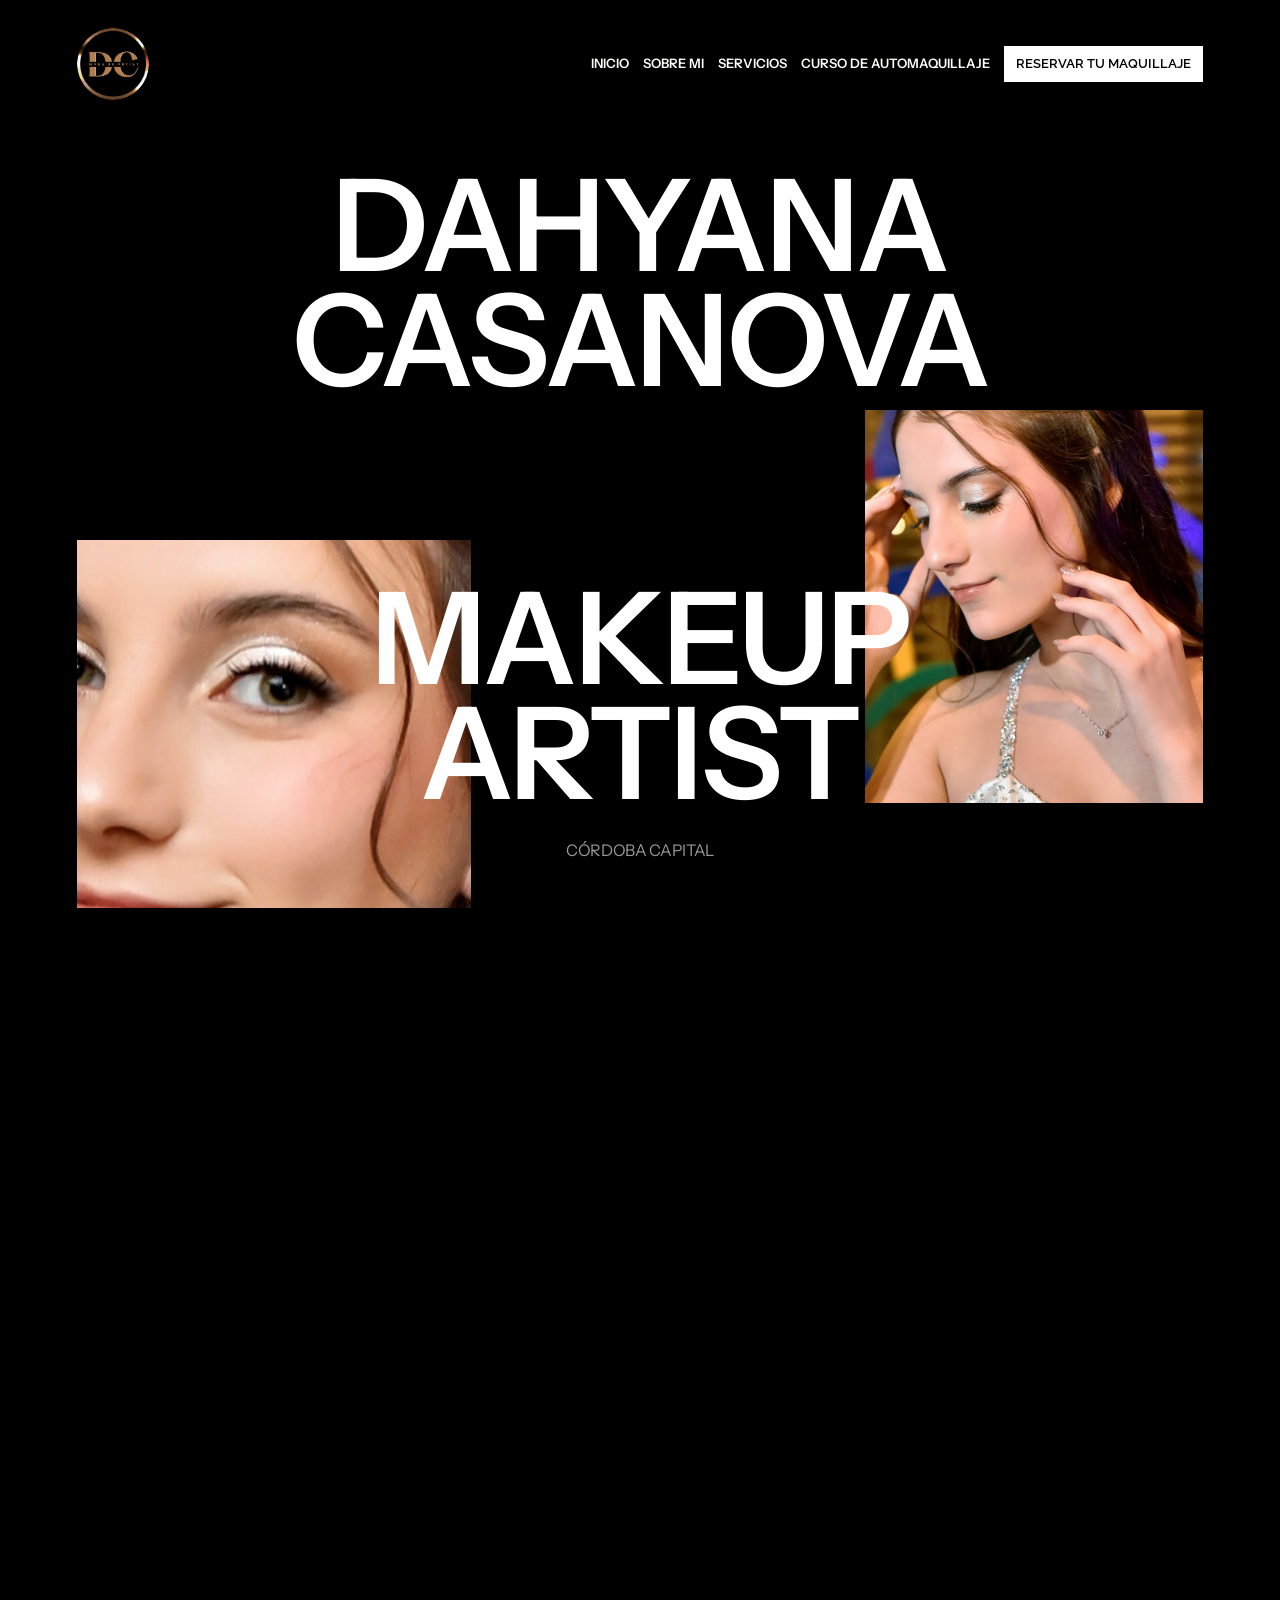
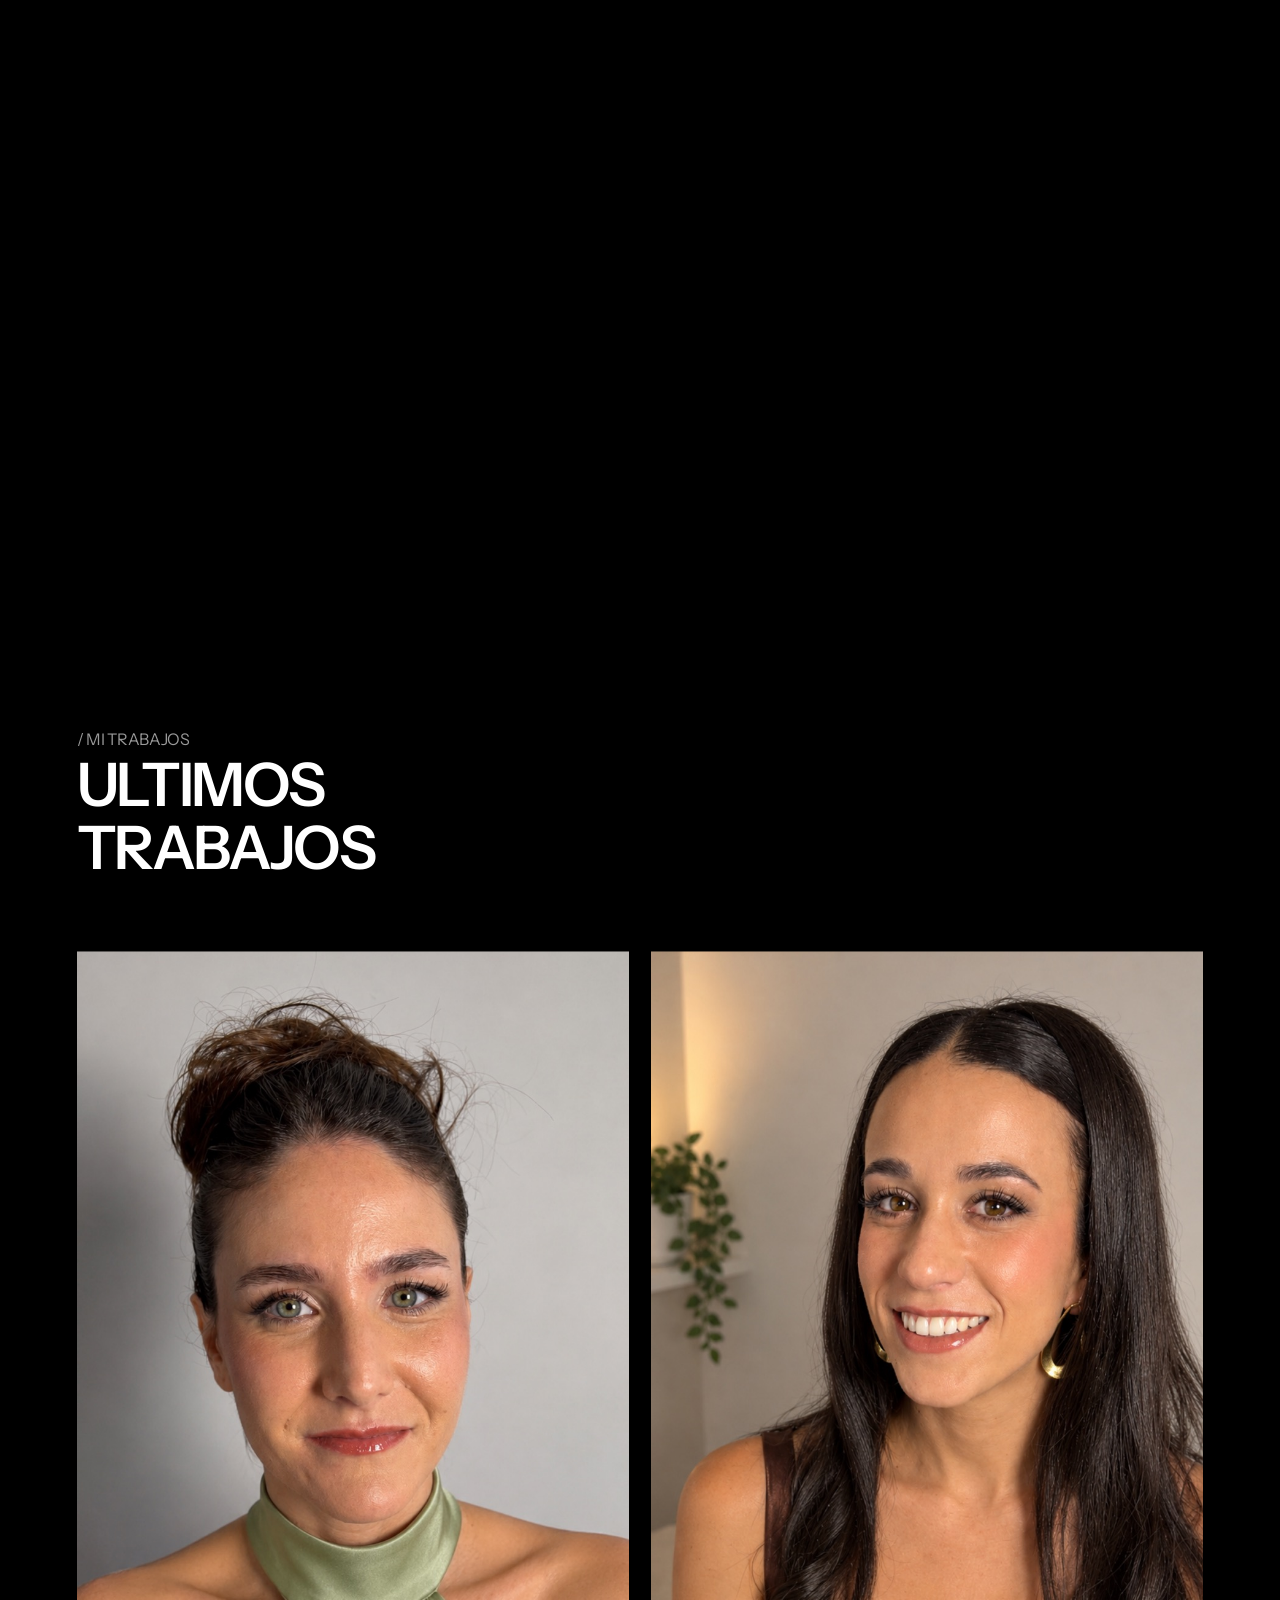
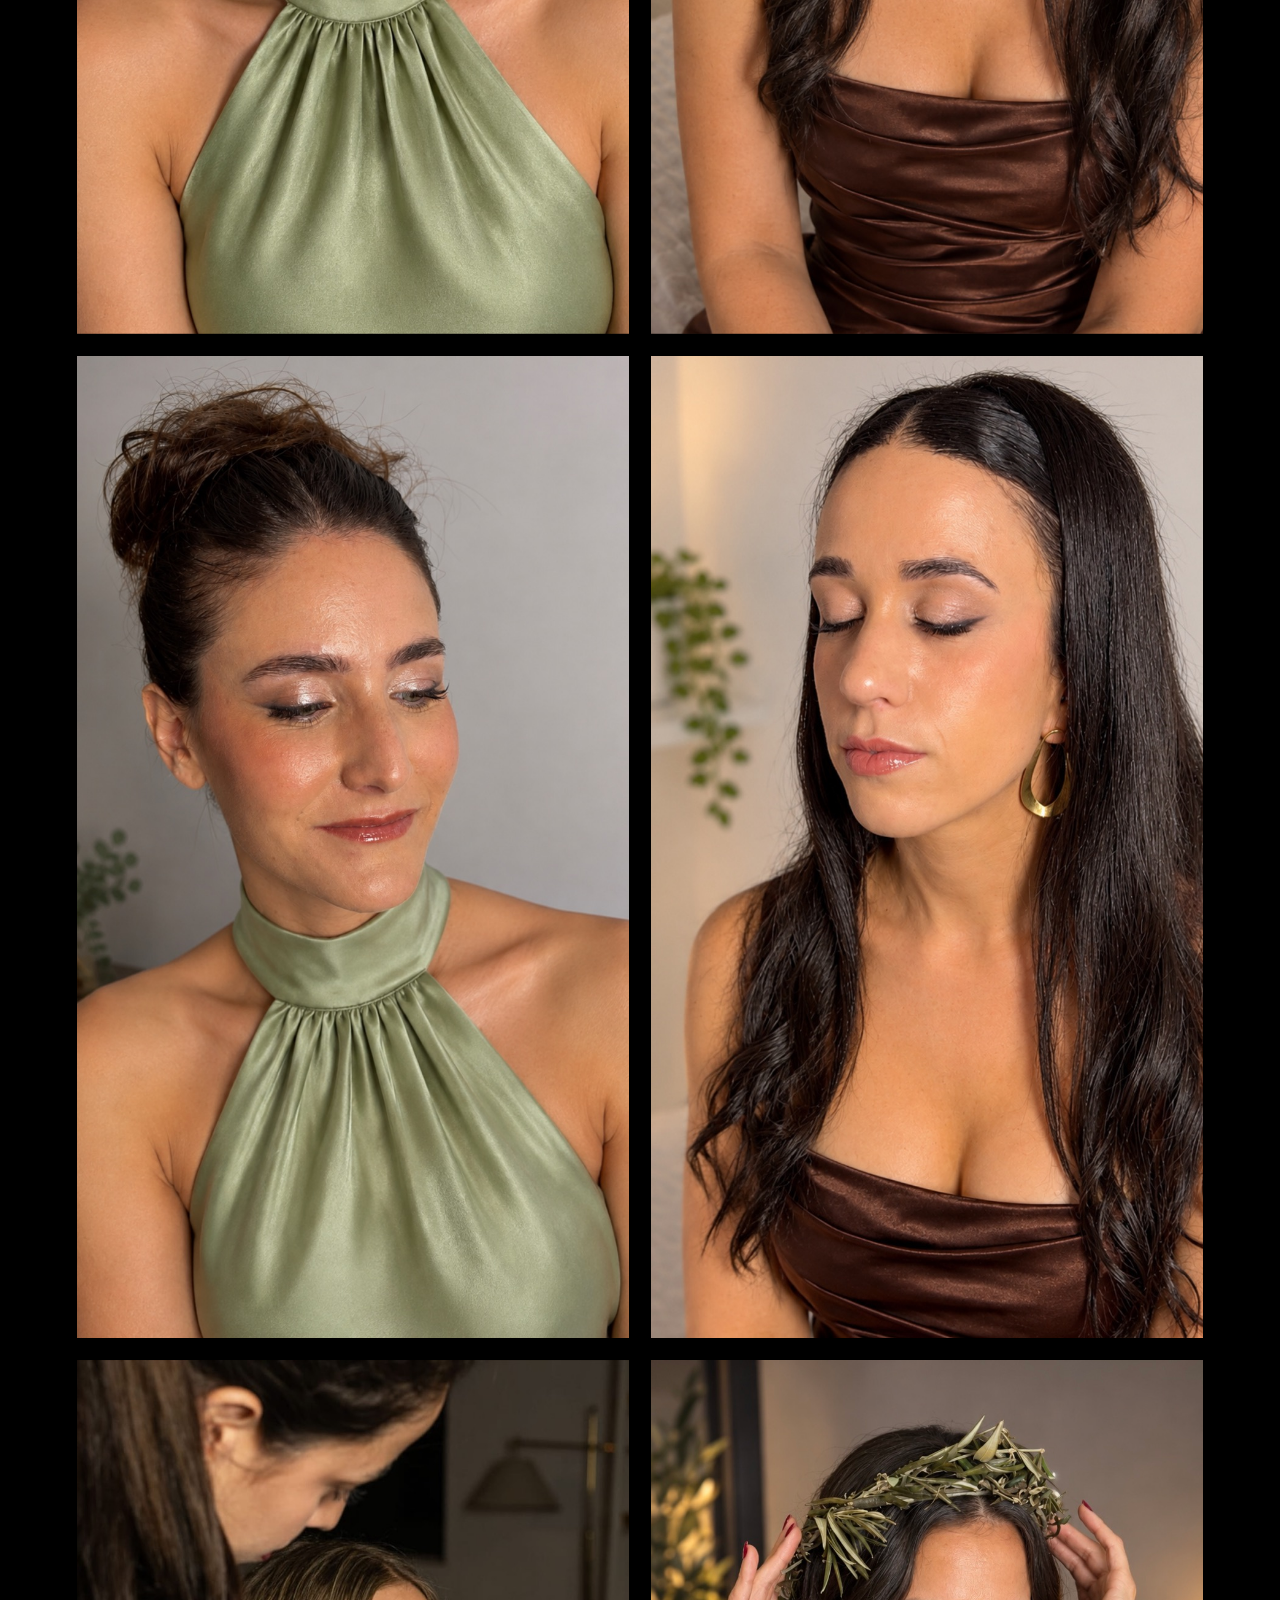
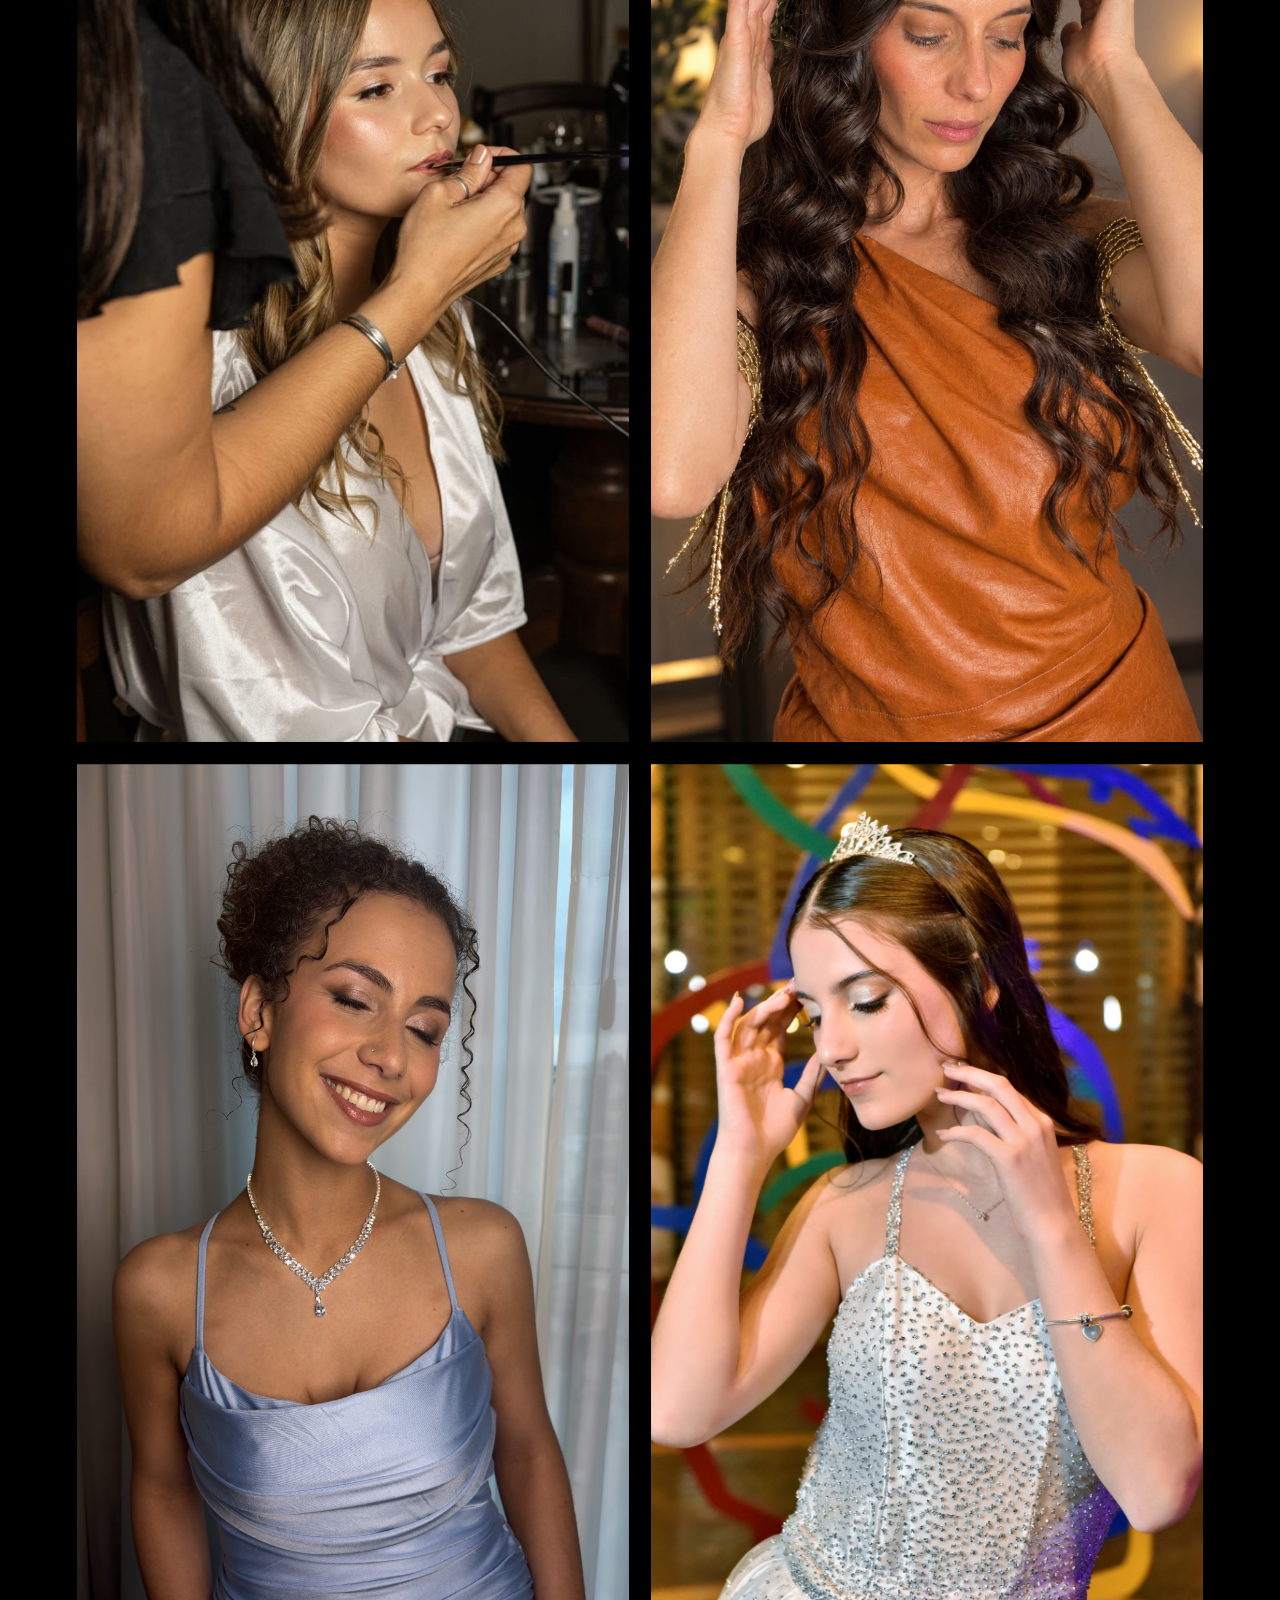
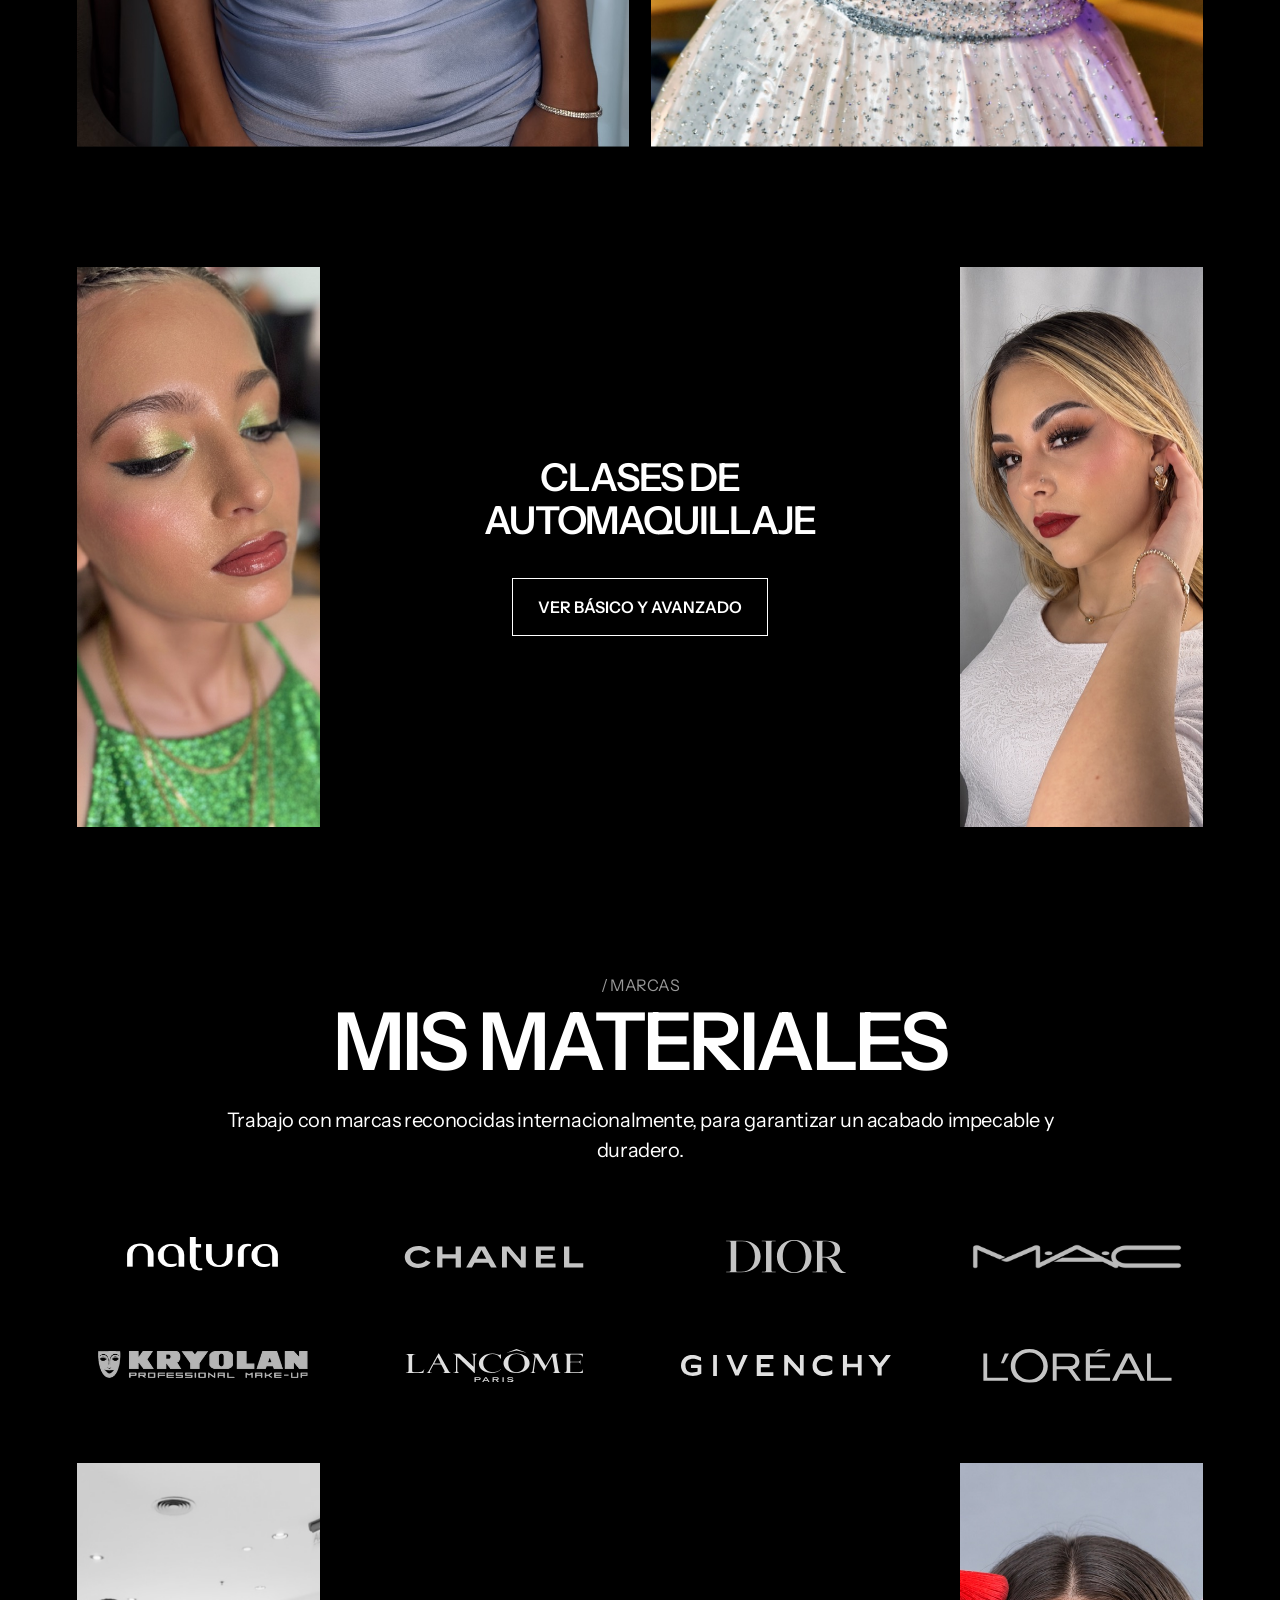
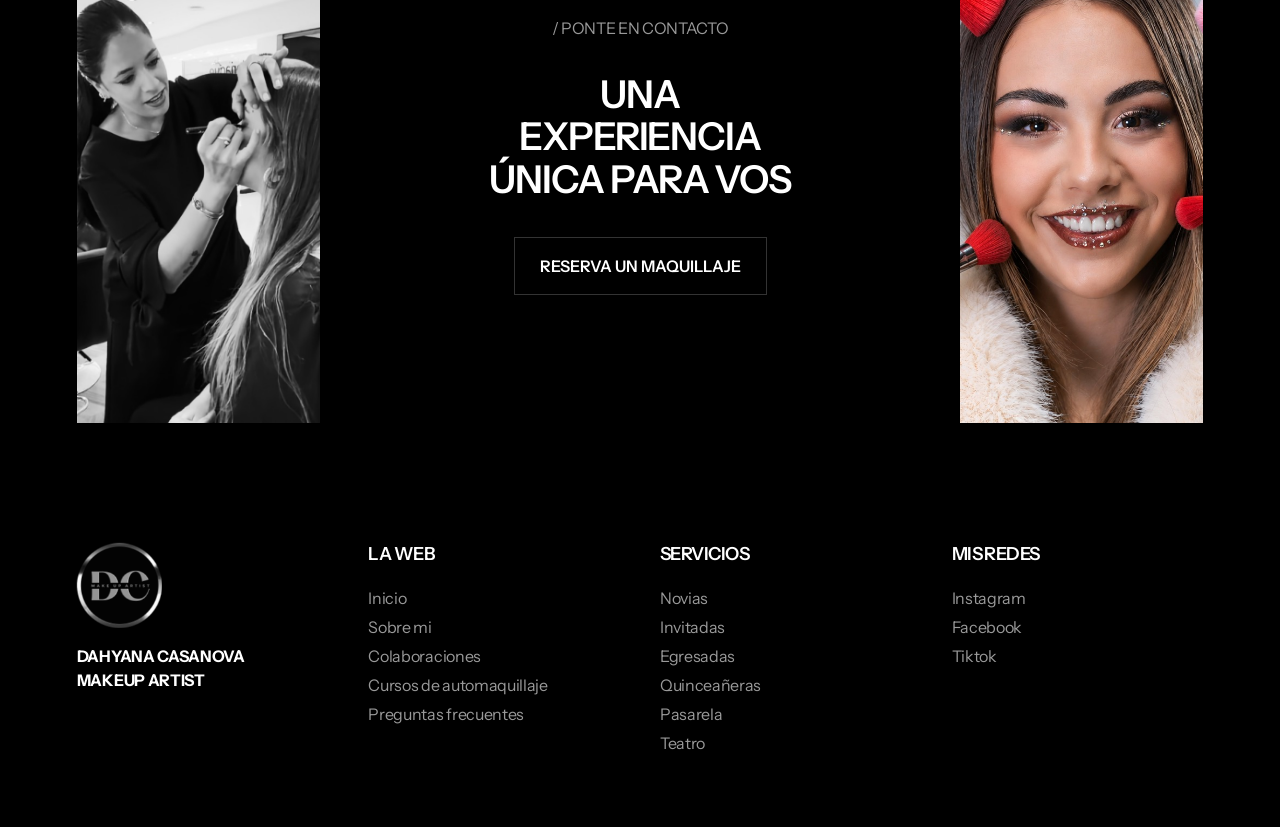
<file: index.html>
<!DOCTYPE html>
<html lang="es">
  <head>
    <meta charset="UTF-8" />
    <meta name="viewport" content="width=device-width, initial-scale=1" />
    <title>Dahyana Casanova | Maquilladora profesional en Córdoba Capital</title>
    <meta name="description" content="Dahyana Casanova, maquilladora profesional en Córdoba Capital. Maquillaje para novias, egresadas y quinceañeras, y cursos de automaquillaje." />
    <meta name="keywords" content="Dahyana Casanova, Maquilladora profesional en Córdoba capital, Maquillaje para novias, egresadas y quinceañeras, Cursos de automaquillaje en Córdoba, Makeup artist Córdoba" />
    <meta name="author" content="Dahyana Casanova" />
    <meta name="geo.region" content="AR-X" />
    <meta name="geo.placename" content="Córdoba Capital" />
    <link rel="canonical" href="https://dahyana-casanova.vercel.app/" />

    <meta name="google-site-verification" content="-wJ0rwKve84cyoJZm_2t1rz9kR6tVriLjIJUeY3GEaQ" />
    <meta property="og:locale" content="es_AR" />
    <meta property="og:type" content="website" />
    <meta property="og:site_name" content="Dahyana Casanova — Makeup Artist" />
    <meta property="og:title" content="Dahyana Casanova | Maquilladora profesional en Córdoba Capital" />
    <meta property="og:description" content="Dahyana Casanova, maquilladora profesional en Córdoba Capital. Maquillaje para novias, egresadas y quinceañeras, y cursos de automaquillaje." />
    <meta property="og:url" content="https://dahyana-casanova.vercel.app/" />
    <meta property="og:image" content="https://dahyana-casanova.vercel.app/assets/hero-face.jpg" />
    <meta property="og:image:alt" content="Dahyana Casanova Makeup Artist" />
    <meta name="twitter:card" content="summary_large_image" />
    <meta name="twitter:title" content="Dahyana Casanova | Maquilladora profesional en Córdoba Capital" />
    <meta name="twitter:description" content="Dahyana Casanova, maquilladora profesional en Córdoba Capital. Maquillaje para novias, egresadas y quinceañeras, y cursos de automaquillaje." />
    <meta name="twitter:image" content="https://dahyana-casanova.vercel.app/assets/hero-face.jpg" />
    <script type="application/ld+json">
    {
      "@context": "https://schema.org",
      "@graph": [
        {
          "@type": ["BeautySalon", "LocalBusiness"],
          "@id": "https://dahyana-casanova.vercel.app/#business",
          "name": "Dahyana Casanova - Makeup Artist",
          "url": "https://dahyana-casanova.vercel.app/",
          "image": "https://dahyana-casanova.vercel.app/assets/logo.png",
          "description": "Maquilladora profesional en Córdoba Capital. Maquillaje social, novias, egresadas, quinceañeras y cursos de automaquillaje.",
          "address": {
            "@type": "PostalAddress",
            "addressLocality": "Córdoba Capital",
            "addressRegion": "Córdoba",
            "addressCountry": "AR"
          },
          "areaServed": {
            "@type": "City",
            "name": "Córdoba Capital",
            "containedInPlace": {
              "@type": "AdministrativeArea",
              "name": "Córdoba, Argentina"
            }
          },
          "priceRange": "$$",
          "sameAs": [
            "https://www.instagram.com/dc.makupartist",
            "https://www.facebook.com/share/1CUJH6Q4Ke/?mibextid=wwXIfr",
            "https://www.tiktok.com/@dc.makupartist"
          ],
          "hasOfferCatalog": {
            "@type": "OfferCatalog",
            "name": "Servicios de maquillaje",
            "itemListElement": [
              {"@type": "Offer", "itemOffered": {"@type": "Service", "name": "Maquillaje para novias"}},
              {"@type": "Offer", "itemOffered": {"@type": "Service", "name": "Maquillaje para egresadas"}},
              {"@type": "Offer", "itemOffered": {"@type": "Service", "name": "Maquillaje para quinceañeras"}},
              {"@type": "Offer", "itemOffered": {"@type": "Service", "name": "Maquillaje social e invitadas"}},
              {"@type": "Offer", "itemOffered": {"@type": "Service", "name": "Cursos de automaquillaje"}}
            ]
          }
        },
        {
          "@type": "Person",
          "@id": "https://dahyana-casanova.vercel.app/#person",
          "name": "Dahyana Casanova",
          "jobTitle": "Makeup Artist",
          "url": "https://dahyana-casanova.vercel.app/",
          "worksFor": {"@id": "https://dahyana-casanova.vercel.app/#business"},
          "sameAs": [
            "https://www.instagram.com/dc.makupartist",
            "https://www.tiktok.com/@dc.makupartist"
          ]
        }
      ]
    }
    </script>
    <link rel="preconnect" href="https://fonts.googleapis.com" />
    <link rel="preconnect" href="https://fonts.gstatic.com" crossorigin />
    <link
      href="https://fonts.googleapis.com/css2?family=Instrument+Sans:wght@400;600;700&family=Raleway:wght@800&display=swap"
      rel="stylesheet"
    />
    <link rel="stylesheet" href="styles.css" />
  </head>
  <body>
    <header class="nav">
      <a class="logo" href="index.html" aria-label="Dahyana Casanova, inicio">
        <img src="assets/logo.png" alt="" width="88" height="88" />
      </a>
      <button class="menu-toggle" type="button" aria-expanded="false" aria-controls="site-menu">
        <span class="menu-toggle-lines" aria-hidden="true"></span>
        <span class="menu-close-label" aria-hidden="true">Cerrar</span>
        <span class="visually-hidden">Abrir menú</span>
      </button>
      <nav class="menu" id="site-menu">
        <a href="index.html" aria-current="page">Inicio</a>
        <a href="sobre-mi.html">Sobre mi</a>
        <a href="servicios.html">Servicios</a>
        <a href="curso.html">Curso de automaquillaje</a>
        <a class="reserve" href="https://wa.me/message/RSBGUTGIJ33GP1" target="_blank" rel="noopener noreferrer">Reservar tu maquillaje</a>
      </nav>
    </header>

    <main id="inicio">
      <section class="hero">
        <h1 class="hero-name">
          <span class="line"><span>Dahyana</span></span>
          <span class="line"><span>Casanova</span></span>
        </h1>

        <div class="hero-stage">
          <figure class="portrait portrait-left">
            <img src="assets/hero-face.jpg" alt="Primer plano de un ojo con delineado blanco" />
          </figure>
          <div class="hero-title">
            <p>
              <span class="line"><span>Makeup</span></span>
              <span class="line"><span>Artist</span></span>
            </p>
            <p class="eyebrow">Córdoba capital</p>
          </div>
          <figure class="portrait portrait-right">
            <img src="assets/hero-right.jpg" alt="Novia con velo y maquillaje de noche" />
          </figure>
        </div>
      </section>

      <section class="reel" aria-label="Reel">
        <div class="reel-frame">
          <iframe
            src="https://www.instagram.com/reel/DZ-YyLfRO4M/embed"
            title="Reel de Dahyana Casanova en Instagram"
            allow="autoplay; clipboard-write; encrypted-media; picture-in-picture; web-share"
            allowfullscreen
            loading="lazy"
          ></iframe>
        </div>
      </section>

      <section class="works" id="trabajos">
        <div class="section-heading reveal">
          <p class="eyebrow">/ Mi trabajos</p>
          <h2>
            Ultimos<br />
            trabajos
          </h2>
        </div>
        <div class="work-grid">
          <figure class="work reveal">
            <img src="assets/work-1.jpg" alt="Maquillaje con vestido verde salvia" />
          </figure>
          <figure class="work reveal">
            <img src="assets/work-2.jpg" alt="Maquillaje glam con vestido chocolate" />
          </figure>
          <figure class="work reveal">
            <img src="assets/work-3.jpg" alt="Look con pañuelo verde y labios nude" />
          </figure>
          <figure class="work reveal">
            <img src="assets/work-4.jpg" alt="Peinado con diadema y maquillaje dorado" />
          </figure>
          <figure class="work reveal">
            <img src="assets/work-5.jpg" alt="Maquillaje de fiesta con vestido lila" />
          </figure>
          <figure class="work reveal">
            <img src="assets/work-6.jpg" alt="Novia con vestido de pedrería" />
          </figure>
          <figure class="work reveal">
            <img src="assets/work-7.jpg" alt="Perfil con maquillaje luminoso" />
          </figure>
          <figure class="work reveal">
            <img src="assets/work-8.jpg" alt="Retrato de novia" />
          </figure>
        </div>
      </section>

      <section class="split" id="cursos">
        <figure class="split-photo split-photo-left">
          <img src="assets/course-left.jpg" alt="Retrato en blanco y negro" />
        </figure>
        <div class="split-copy reveal">
          <h2>Clases de automaquillaje</h2>
          <a class="outline" href="curso.html">Ver básico y avanzado</a>
        </div>
        <figure class="split-photo split-photo-right">
          <img src="assets/course-right.jpg" alt="Sonrisa con lazo rojo" />
        </figure>
      </section>

      <section class="brands" id="marcas">
        <div class="reveal">
          <p class="eyebrow center">/ Marcas</p>
          <h2>Mis materiales</h2>
          <p class="lede">
            Trabajo con marcas reconocidas internacionalmente, para garantizar un acabado impecable y duradero.
          </p>
        </div>
        <ul class="brand-grid">
          <li class="reveal">
            <span class="natura-crop">
              <img src="assets/brand-nars.png" alt="Natura" />
            </span>
          </li>
          <li class="reveal"><img src="assets/brand-chanel.svg" alt="Chanel" /></li>
          <li class="reveal"><img class="brand-dior" src="assets/brand-dior.svg" alt="Dior" /></li>
          <li class="reveal"><img class="brand-mac" src="assets/brand-mac.png" alt="MAC" /></li>
          <li class="reveal"><img class="brand-bobbi" src="assets/brand-bobbi.png" alt="Bobbi Brown" /></li>
          <li class="reveal"><img class="brand-lancome" src="assets/brand-lancome.svg" alt="Lancôme" /></li>
          <li class="reveal"><img class="brand-givenchy" src="assets/brand-givenchy.svg" alt="Givenchy" /></li>
          <li class="reveal"><img class="brand-loreal" src="assets/brand-loreal.svg" alt="L'Oréal Professionnel" /></li>
        </ul>
      </section>

      <section class="split contact" id="contacto">
        <figure class="split-photo split-photo-left">
          <img src="assets/cta-left.jpg" alt="Retrato en blanco y negro de perfil" />
        </figure>
        <div class="split-copy reveal">
          <p class="eyebrow">/ Ponte en contacto</p>
          <h2 class="display">
            Una experiencia<br />
            única para vos
          </h2>
          <a class="outline ghost" href="https://wa.me/message/RSBGUTGIJ33GP1" target="_blank" rel="noopener noreferrer">Reserva un maquillaje</a>
        </div>
        <figure class="split-photo split-photo-right">
          <img src="assets/cta-right.jpg" alt="Retrato con fondo gris" />
        </figure>
      </section>
    </main>

    <footer class="footer">
      <div class="brand-lockup">
        <img src="assets/logo-footer.png" alt="" width="85" height="85" />
        <p>Dahyana Casanova<br />Makeup artist</p>
      </div>
      <nav>
        <h2>La web</h2>
        <a href="index.html">Inicio</a>
        <a href="sobre-mi.html">Sobre mi</a>
        <a href="colaboraciones.html">Colaboraciones</a>
        <a href="curso.html">Cursos de automaquillaje</a>
        <a href="preguntas.html">Preguntas frecuentes</a>
      </nav>
      <nav>
        <h2>Servicios</h2>
        <a href="novias.html">Novias</a>
        <a href="invitadas.html">Invitadas</a>
        <a href="egresadas.html">Egresadas</a>
        <a href="quinceaneras.html">Quinceañeras</a>
        <a href="pasarela.html">Pasarela</a>
        <a href="teatro.html">Teatro</a>
      </nav>
      <nav id="redes">
        <h2>Mis redes</h2>
        <a href="https://www.instagram.com/dc.makupartist" target="_blank" rel="noreferrer">Instagram</a>
        <a href="https://www.facebook.com/share/1CUJH6Q4Ke/?mibextid=wwXIfr" target="_blank" rel="noreferrer">Facebook</a>
        <a href="https://www.tiktok.com/@dc.makupartist?_r=1&_t=ZS-9BXdEngpCKb" target="_blank" rel="noreferrer">Tiktok</a>
      </nav>
    </footer>

    <script src="main.js"></script>
  </body>
</html>
</file>
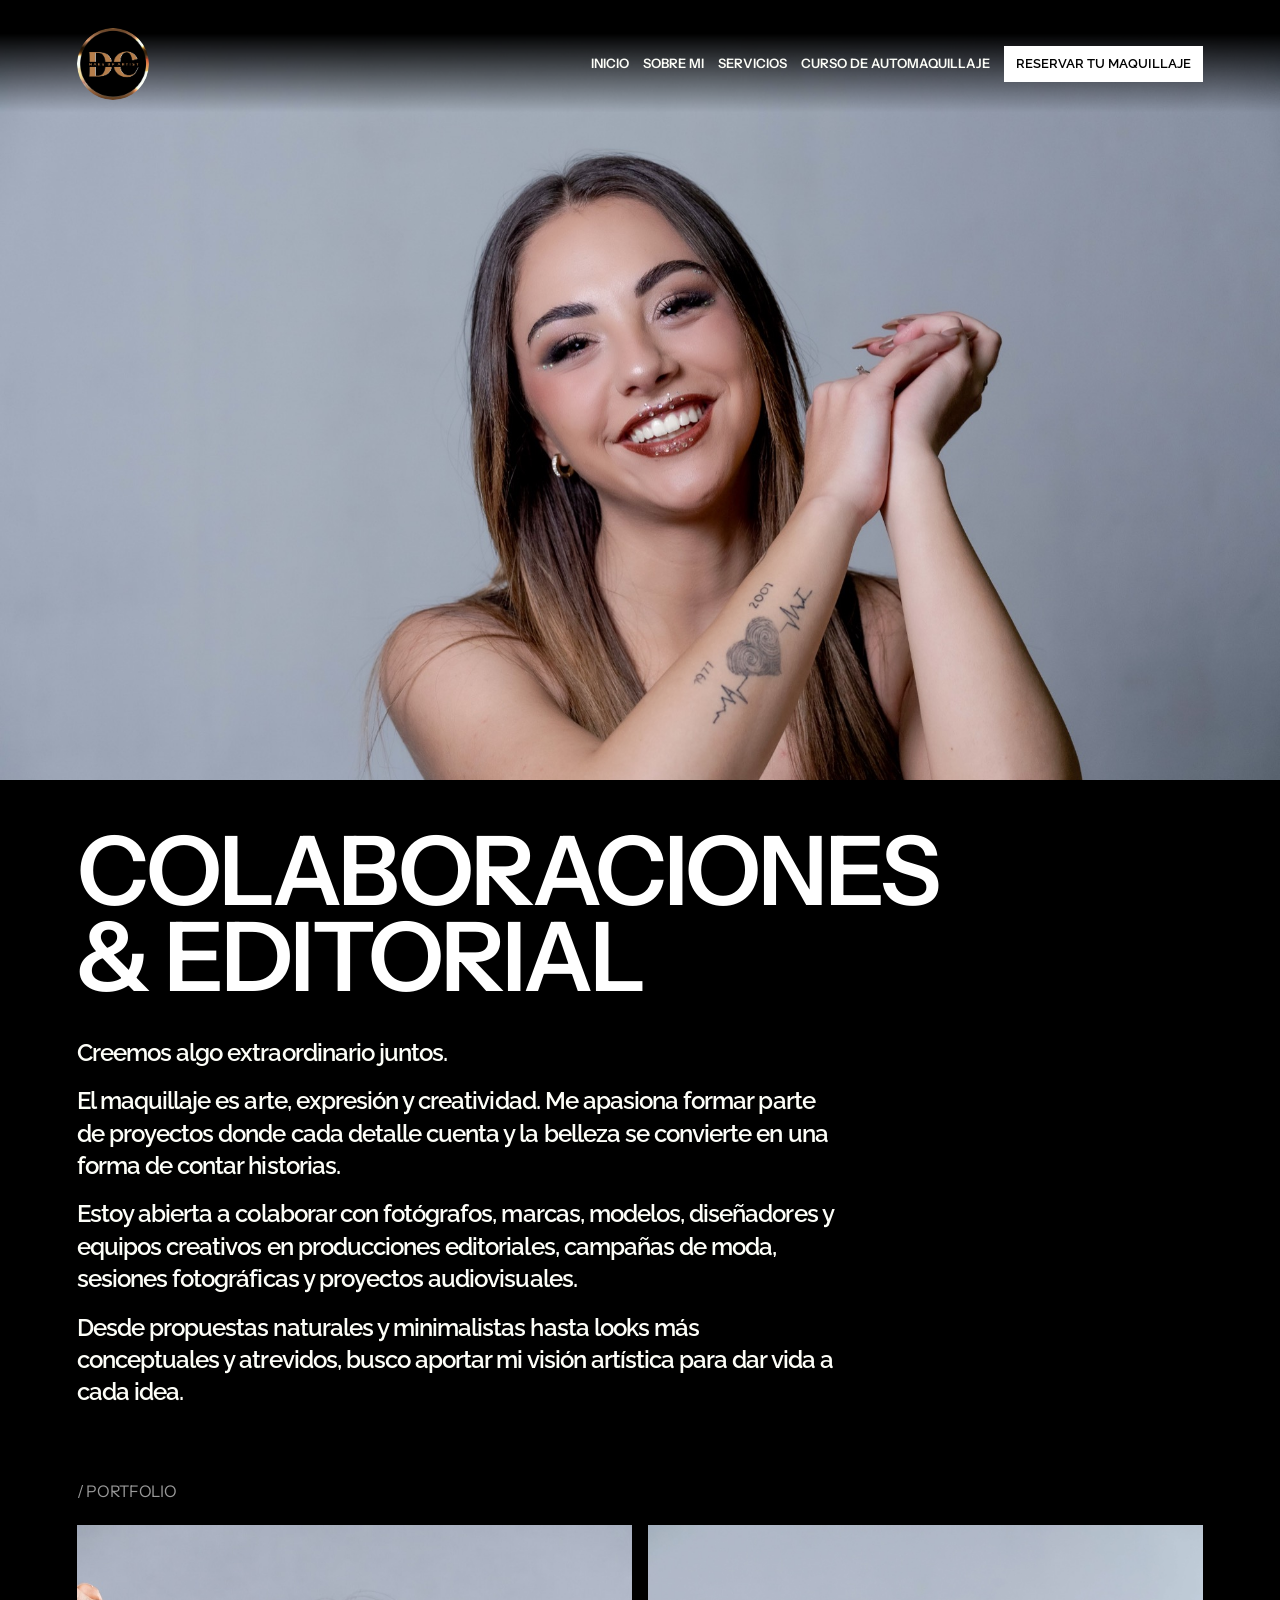
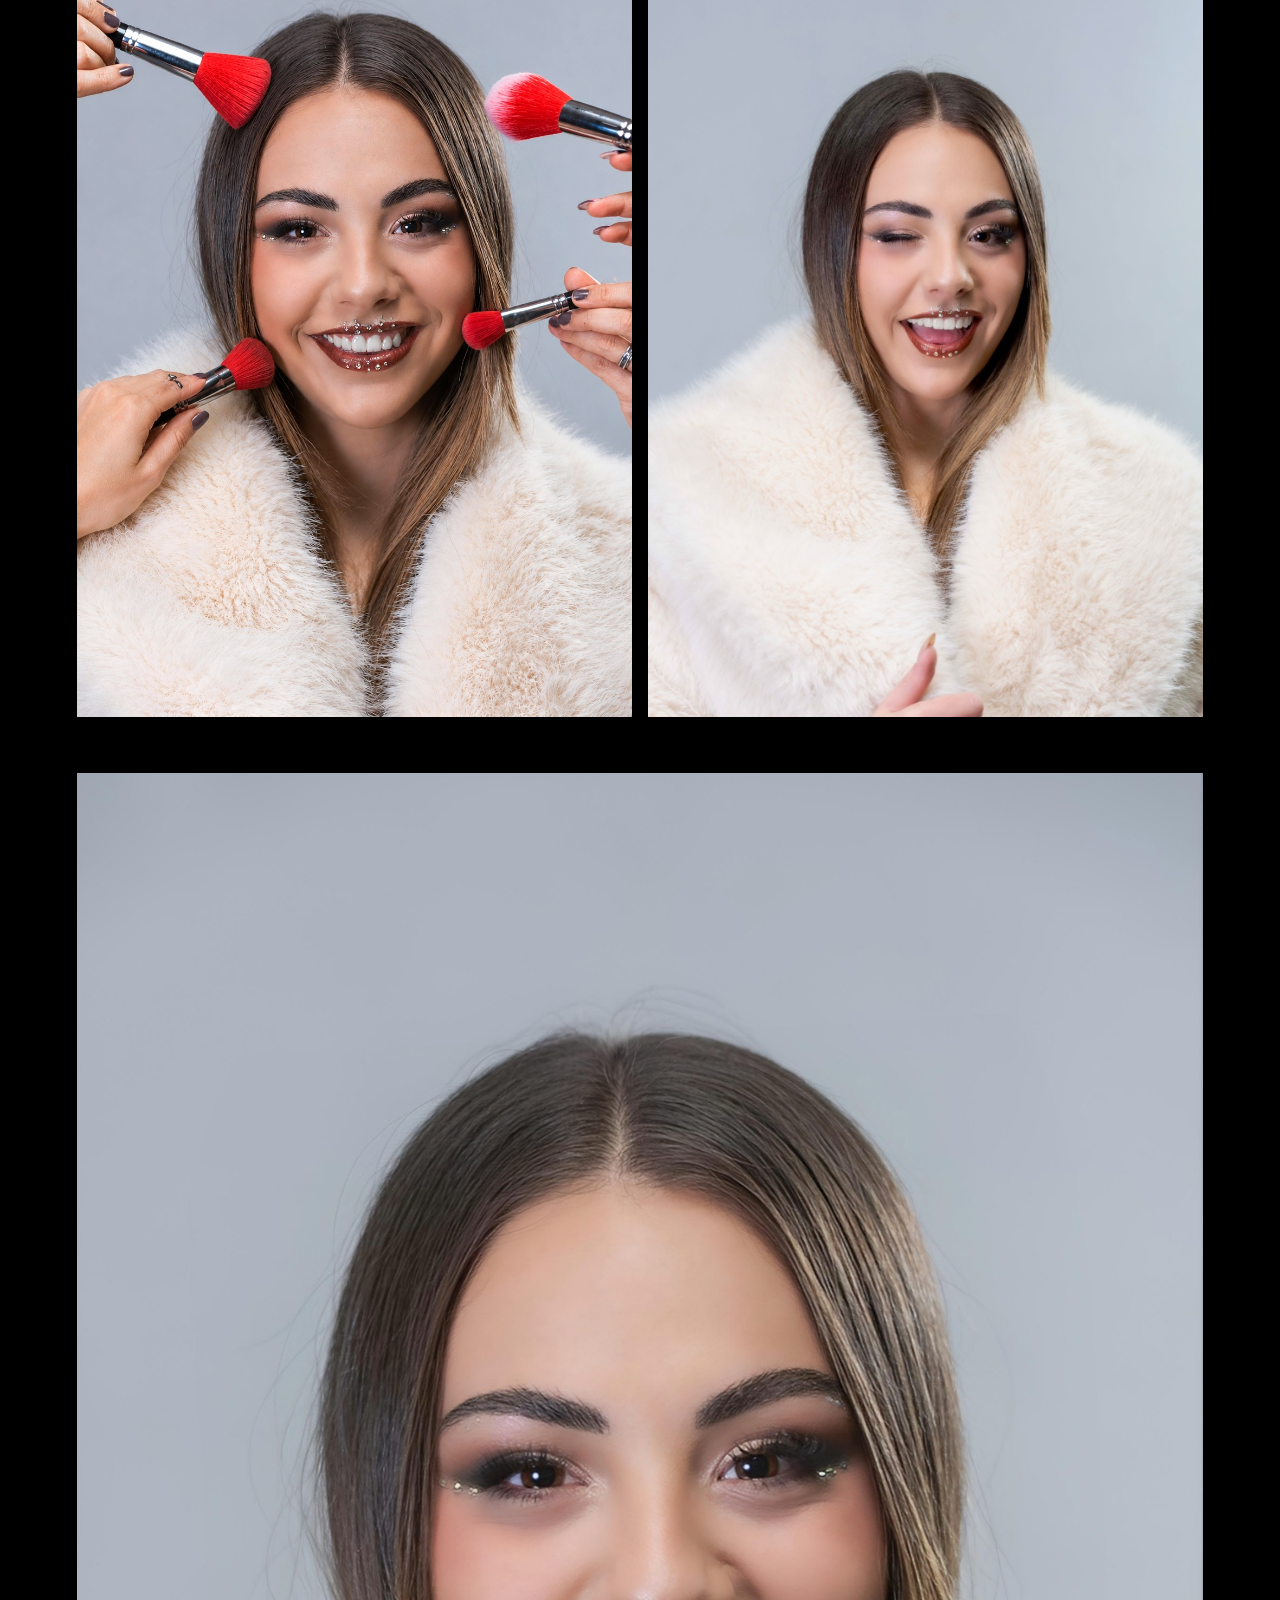
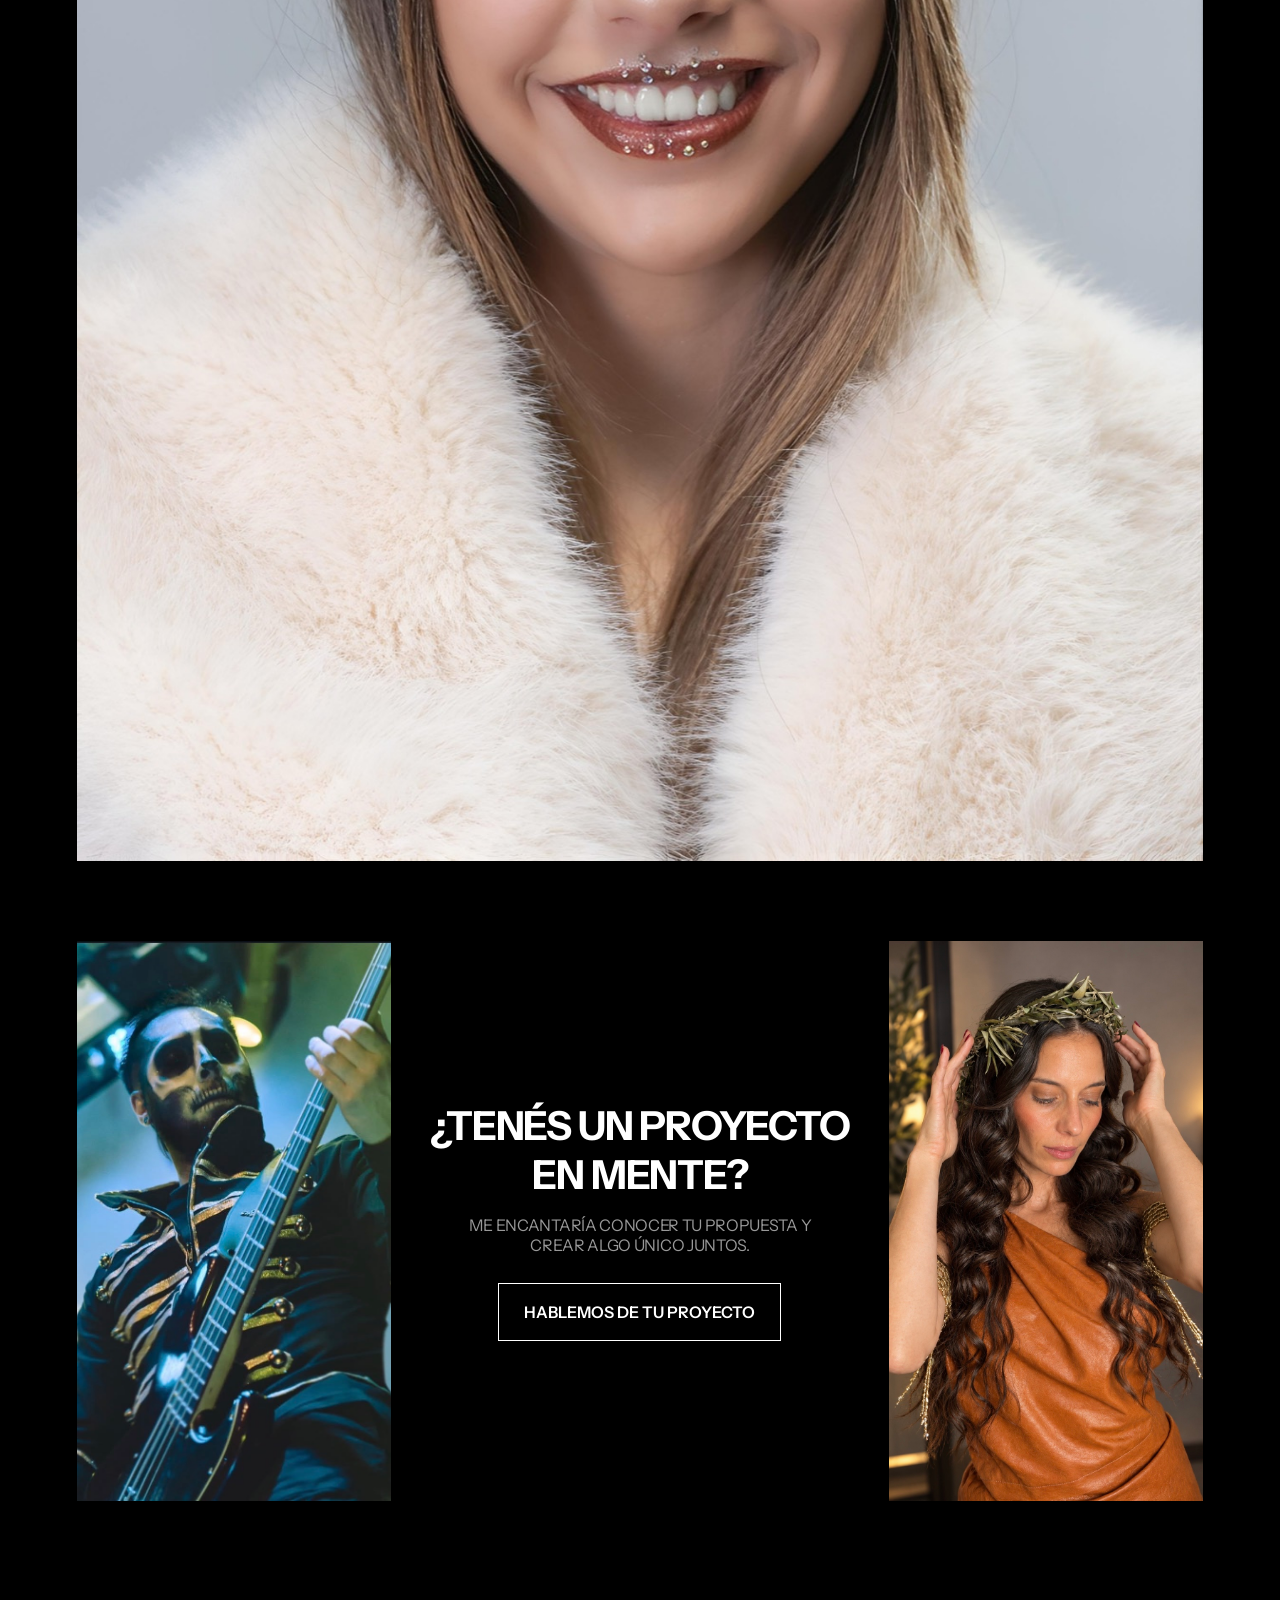
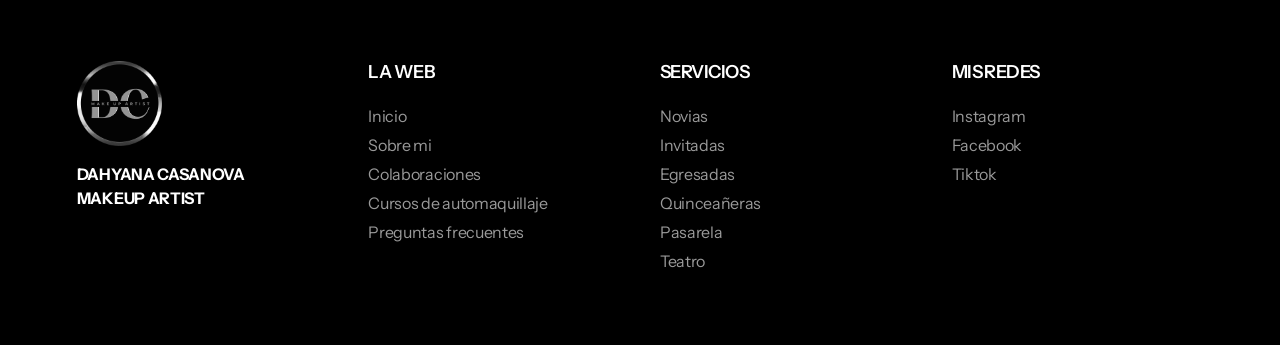
<file: colaboraciones.html>
<!DOCTYPE html>
<html lang="es">
  <head>
    <meta charset="UTF-8" />
    <meta name="viewport" content="width=device-width, initial-scale=1" />
    <title>Colaboraciones y editorial | Dahyana Casanova Córdoba</title>
    <meta name="description" content="Colaboraciones de maquillaje editorial, moda y proyectos creativos con Dahyana Casanova, makeup artist en Córdoba Capital." />
    <meta name="keywords" content="Dahyana Casanova, Maquilladora profesional en Córdoba capital, Maquillaje para novias, egresadas y quinceañeras, Cursos de automaquillaje en Córdoba, Makeup artist Córdoba" />
    <meta name="author" content="Dahyana Casanova" />
    <meta name="geo.region" content="AR-X" />
    <meta name="geo.placename" content="Córdoba Capital" />
    <link rel="canonical" href="https://dahyana-casanova.vercel.app/colaboraciones.html" />
    <meta property="og:locale" content="es_AR" />
    <meta property="og:type" content="website" />
    <meta property="og:site_name" content="Dahyana Casanova — Makeup Artist" />
    <meta property="og:title" content="Colaboraciones y editorial | Dahyana Casanova Córdoba" />
    <meta property="og:description" content="Colaboraciones de maquillaje editorial, moda y proyectos creativos con Dahyana Casanova, makeup artist en Córdoba Capital." />
    <meta property="og:url" content="https://dahyana-casanova.vercel.app/colaboraciones.html" />
    <meta property="og:image" content="https://dahyana-casanova.vercel.app/assets/collab-hero.jpg" />
    <meta property="og:image:alt" content="Dahyana Casanova Makeup Artist" />
    <meta name="twitter:card" content="summary_large_image" />
    <meta name="twitter:title" content="Colaboraciones y editorial | Dahyana Casanova Córdoba" />
    <meta name="twitter:description" content="Colaboraciones de maquillaje editorial, moda y proyectos creativos con Dahyana Casanova, makeup artist en Córdoba Capital." />
    <meta name="twitter:image" content="https://dahyana-casanova.vercel.app/assets/collab-hero.jpg" />
    <link rel="preconnect" href="https://fonts.googleapis.com" />
    <link rel="preconnect" href="https://fonts.gstatic.com" crossorigin />
    <link
      href="https://fonts.googleapis.com/css2?family=Instrument+Sans:wght@400;600;700&family=Raleway:wght@600;800&display=swap"
      rel="stylesheet"
    />
    <link rel="stylesheet" href="styles.css" />
  </head>
  <body>
    <header class="nav">
      <a class="logo" href="index.html" aria-label="Dahyana Casanova, inicio">
        <img src="assets/logo.png" alt="" width="88" height="88" />
      </a>
      <button class="menu-toggle" type="button" aria-expanded="false" aria-controls="site-menu">
        <span class="menu-toggle-lines" aria-hidden="true"></span>
        <span class="menu-close-label" aria-hidden="true">Cerrar</span>
        <span class="visually-hidden">Abrir menú</span>
      </button>
      <nav class="menu" id="site-menu">
        <a href="index.html">Inicio</a>
        <a href="sobre-mi.html">Sobre mi</a>
        <a href="servicios.html">Servicios</a>
        <a href="curso.html">Curso de automaquillaje</a>
        <a class="reserve" href="https://wa.me/message/RSBGUTGIJ33GP1" target="_blank" rel="noopener noreferrer">Reservar tu maquillaje</a>
      </nav>
    </header>

    <main>
      <figure class="bleed-hero">
        <img src="assets/collab-hero.jpg" alt="Retrato editorial con maquillaje brillante" />
      </figure>
      <div class="page page-follow">
        <div class="head-row">
          <h1 class="page-title">Colaboraciones<br />&amp; editorial</h1>
        </div>
        <div class="editorial-copy">
          <p>Creemos algo extraordinario juntos.</p>
          <p>El maquillaje es arte, expresión y creatividad. Me apasiona formar parte de proyectos donde cada detalle cuenta y la belleza se convierte en una forma de contar historias.</p>
          <p>Estoy abierta a colaborar con fotógrafos, marcas, modelos, diseñadores y equipos creativos en producciones editoriales, campañas de moda, sesiones fotográficas y proyectos audiovisuales.</p>
          <p>Desde propuestas naturales y minimalistas hasta looks más conceptuales y atrevidos, busco aportar mi visión artística para dar vida a cada idea.</p>
        </div>
        <p class="kicker">/ Portfolio</p>
        <div class="editorial">
          <figure class="portrait">
            <img src="assets/collab-a.jpg" alt="Maquillaje editorial con pinceles" />
          </figure>
          <figure class="portrait">
            <img src="assets/collab-b.jpg" alt="Retrato con abrigo de piel" />
          </figure>
          <figure class="wide full">
            <img src="assets/collab-c.jpg" alt="Retrato de campaña" />
          </figure>
        </div>
        <section class="project-band">
          <figure>
            <img src="assets/collab-side-a.jpg" alt="Maquillaje artístico en un show" />
          </figure>
          <div>
            <h2>¿Tenés un proyecto en mente?</h2>
            <p>Me encantaría conocer tu propuesta y crear algo único juntos.</p>
            <a class="outline" href="https://wa.me/message/RSBGUTGIJ33GP1" target="_blank" rel="noopener noreferrer">Hablemos de tu proyecto</a>
          </div>
          <figure>
            <img src="assets/collab-side-b.jpg" alt="Retrato editorial" />
          </figure>
        </section>
      </div>
    </main>

    <footer class="footer">
      <div class="brand-lockup">
        <img src="assets/logo-footer.png" alt="" width="85" height="85" />
        <p>Dahyana Casanova<br />Makeup artist</p>
      </div>
      <nav>
        <h2>La web</h2>
        <a href="index.html">Inicio</a>
        <a href="sobre-mi.html">Sobre mi</a>
        <a href="colaboraciones.html">Colaboraciones</a>
        <a href="curso.html">Cursos de automaquillaje</a>
        <a href="preguntas.html">Preguntas frecuentes</a>
      </nav>
      <nav>
        <h2>Servicios</h2>
        <a href="novias.html">Novias</a>
        <a href="invitadas.html">Invitadas</a>
        <a href="egresadas.html">Egresadas</a>
        <a href="quinceaneras.html">Quinceañeras</a>
        <a href="pasarela.html">Pasarela</a>
        <a href="teatro.html">Teatro</a>
      </nav>
      <nav>
        <h2>Mis redes</h2>
        <a href="https://www.instagram.com/dc.makupartist" target="_blank" rel="noreferrer">Instagram</a>
        <a href="https://www.facebook.com/share/1CUJH6Q4Ke/?mibextid=wwXIfr" target="_blank" rel="noreferrer">Facebook</a>
        <a href="https://www.tiktok.com/@dc.makupartist?_r=1&_t=ZS-9BXdEngpCKb" target="_blank" rel="noreferrer">Tiktok</a>
      </nav>
    </footer>
    <script src="main.js"></script>
  </body>
</html>
</file>
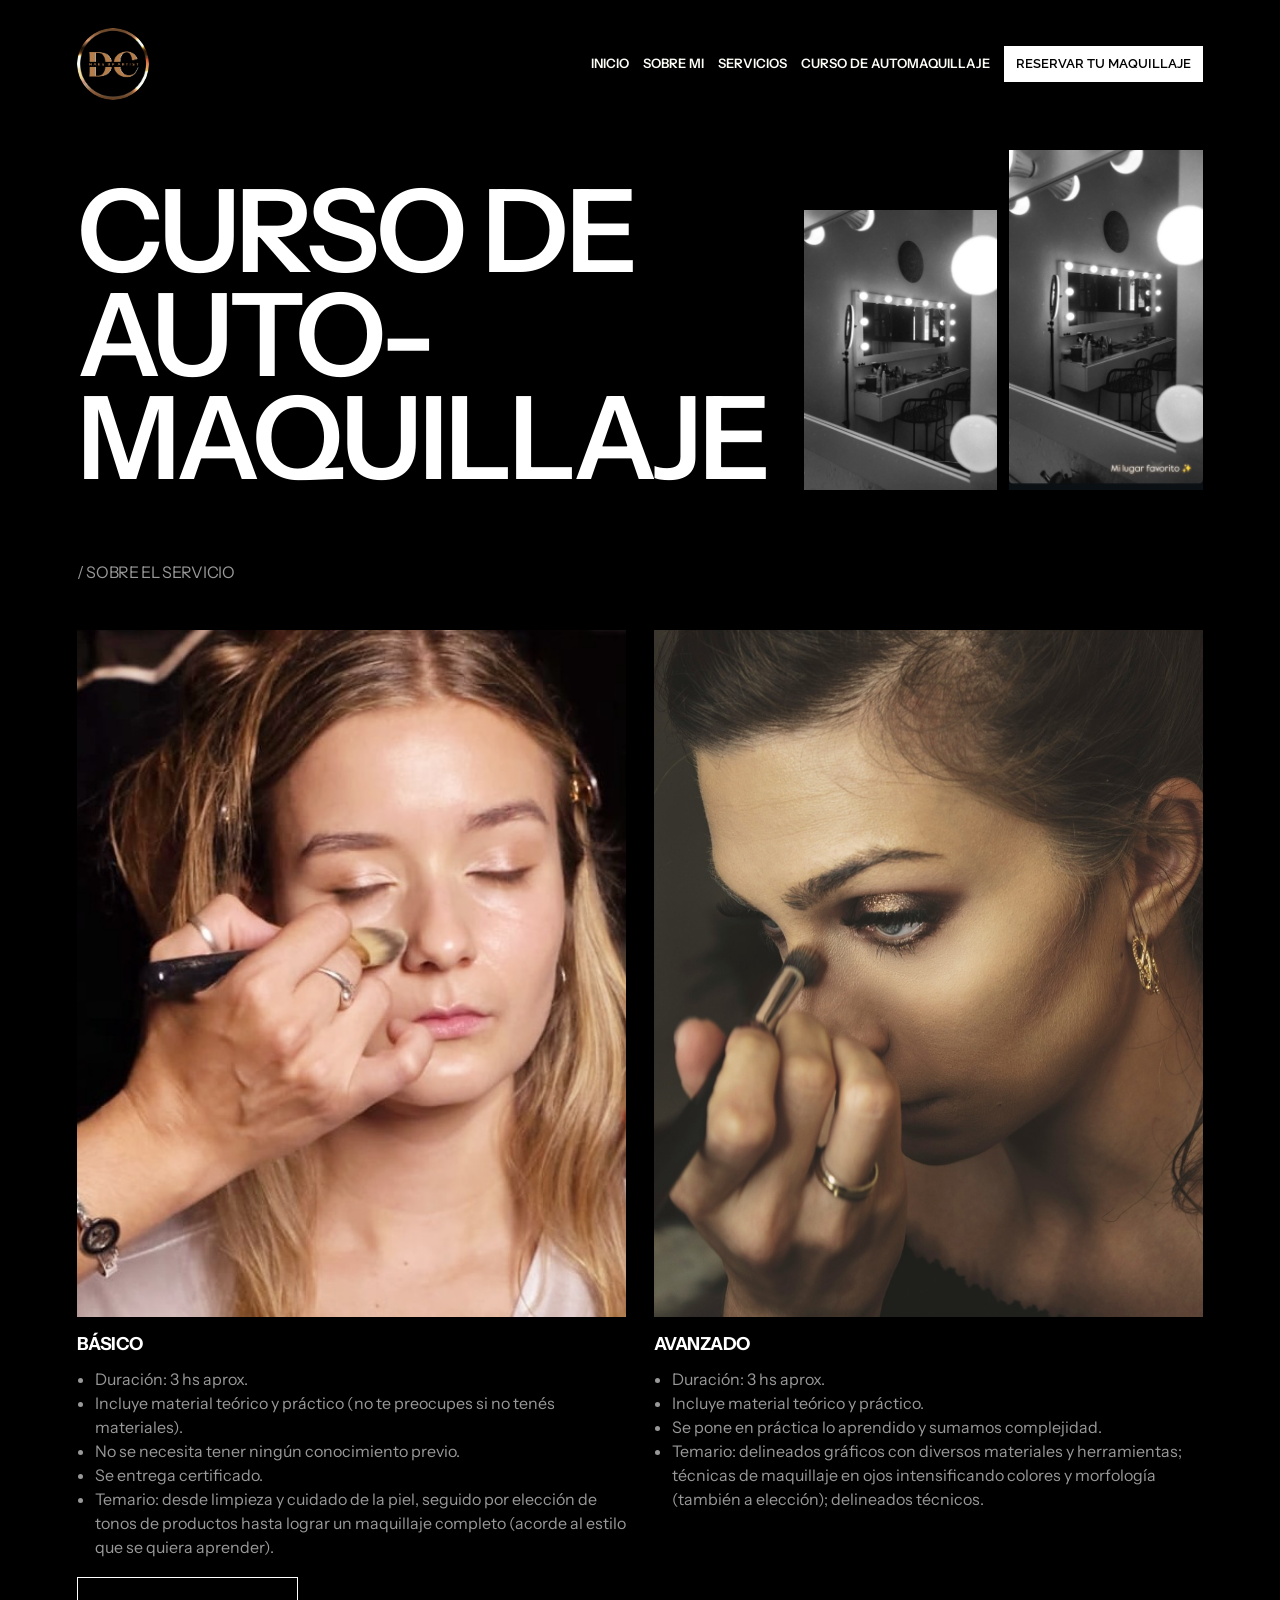
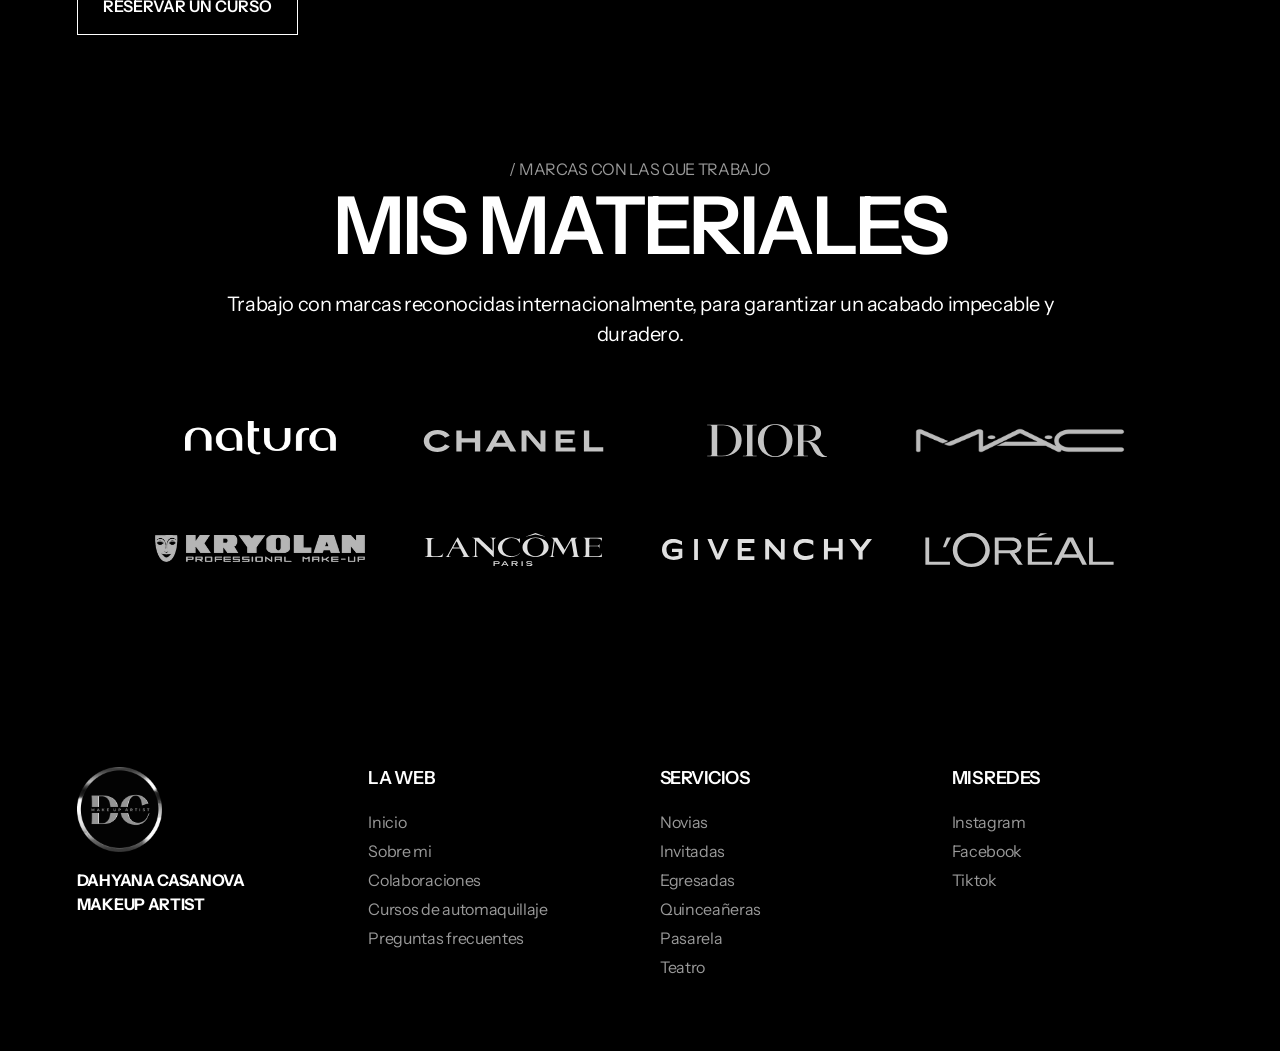
<file: curso.html>
<!DOCTYPE html>
<html lang="es">
  <head>
    <meta charset="UTF-8" />
    <meta name="viewport" content="width=device-width, initial-scale=1" />
    <title>Cursos de automaquillaje en Córdoba | Dahyana Casanova</title>
    <meta name="description" content="Cursos de automaquillaje en Córdoba Capital: básico y avanzado, con material incluido. Aprendé con Dahyana Casanova." />
    <meta name="keywords" content="Dahyana Casanova, Maquilladora profesional en Córdoba capital, Maquillaje para novias, egresadas y quinceañeras, Cursos de automaquillaje en Córdoba, Makeup artist Córdoba" />
    <meta name="author" content="Dahyana Casanova" />
    <meta name="geo.region" content="AR-X" />
    <meta name="geo.placename" content="Córdoba Capital" />
    <link rel="canonical" href="https://dahyana-casanova.vercel.app/curso.html" />
    <meta property="og:locale" content="es_AR" />
    <meta property="og:type" content="website" />
    <meta property="og:site_name" content="Dahyana Casanova — Makeup Artist" />
    <meta property="og:title" content="Cursos de automaquillaje en Córdoba | Dahyana Casanova" />
    <meta property="og:description" content="Cursos de automaquillaje en Córdoba Capital: básico y avanzado, con material incluido. Aprendé con Dahyana Casanova." />
    <meta property="og:url" content="https://dahyana-casanova.vercel.app/curso.html" />
    <meta property="og:image" content="https://dahyana-casanova.vercel.app/assets/course-basico.jpg" />
    <meta property="og:image:alt" content="Dahyana Casanova Makeup Artist" />
    <meta name="twitter:card" content="summary_large_image" />
    <meta name="twitter:title" content="Cursos de automaquillaje en Córdoba | Dahyana Casanova" />
    <meta name="twitter:description" content="Cursos de automaquillaje en Córdoba Capital: básico y avanzado, con material incluido. Aprendé con Dahyana Casanova." />
    <meta name="twitter:image" content="https://dahyana-casanova.vercel.app/assets/course-basico.jpg" />
    <link rel="preconnect" href="https://fonts.googleapis.com" />
    <link rel="preconnect" href="https://fonts.gstatic.com" crossorigin />
    <link
      href="https://fonts.googleapis.com/css2?family=Instrument+Sans:wght@400;600;700&family=Raleway:wght@800&display=swap"
      rel="stylesheet"
    />
    <link rel="stylesheet" href="styles.css" />
  </head>
  <body>
    <header class="nav">
      <a class="logo" href="index.html" aria-label="Dahyana Casanova, inicio">
        <img src="assets/logo.png" alt="" width="88" height="88" />
      </a>
      <button class="menu-toggle" type="button" aria-expanded="false" aria-controls="site-menu">
        <span class="menu-toggle-lines" aria-hidden="true"></span>
        <span class="menu-close-label" aria-hidden="true">Cerrar</span>
        <span class="visually-hidden">Abrir menú</span>
      </button>
      <nav class="menu" id="site-menu">
        <a href="index.html">Inicio</a>
        <a href="sobre-mi.html">Sobre mi</a>
        <a href="servicios.html">Servicios</a>
        <a href="curso.html" aria-current="page">Curso de automaquillaje</a>
        <a class="reserve" href="https://wa.me/message/RSBGUTGIJ33GP1" target="_blank" rel="noopener noreferrer">Reservar tu maquillaje</a>
      </nav>
    </header>

    <main class="page">
      <header class="page-hero">
        <h1 class="page-title">Curso de<br />auto-<br />maquillaje</h1>
        <div class="hero-pair">
          <figure>
            <img src="assets/vanity.jpg" alt="Espejo de camerino" />
          </figure>
          <figure>
            <img src="assets/vanity.jpg" alt="Luces de un tocador" />
          </figure>
        </div>
      </header>

      <section>
        <p class="eyebrow">/ Sobre el servicio</p>
        <div class="levels">
          <article class="level" id="basico">
            <figure>
              <img src="assets/course-basico.jpg" alt="Clase de automaquillaje inicial" />
            </figure>
            <h3>Básico</h3>
            <ul>
              <li>Duración: 3 hs aprox.</li>
              <li>Incluye material teórico y práctico (no te preocupes si no tenés materiales).</li>
              <li>No se necesita tener ningún conocimiento previo.</li>
              <li>Se entrega certificado.</li>
              <li>
                Temario: desde limpieza y cuidado de la piel, seguido por elección de tonos de productos hasta lograr un maquillaje completo (acorde al estilo que se quiera aprender).
              </li>
            </ul>
          </article>
          <article class="level" id="avanzado">
            <figure>
              <img src="assets/course-avanzado.jpg" alt="Delineado en la clase avanzada" />
            </figure>
            <h3>Avanzado</h3>
            <ul>
              <li>Duración: 3 hs aprox.</li>
              <li>Incluye material teórico y práctico.</li>
              <li>Se pone en práctica lo aprendido y sumamos complejidad.</li>
              <li>
                Temario: delineados gráficos con diversos materiales y herramientas; técnicas de maquillaje en ojos intensificando colores y morfología (también a elección); delineados técnicos.
              </li>
            </ul>
          </article>
        </div>
        <p class="note"><a class="outline" href="https://wa.me/message/RSBGUTGIJ33GP1" target="_blank" rel="noopener noreferrer">Reservar un curso</a></p>
      </section>

      <section class="brands">
        <p class="eyebrow">/ Marcas con las que trabajo</p>
        <h2>Mis materiales</h2>
        <p class="lede">
          Trabajo con marcas reconocidas internacionalmente, para garantizar un acabado impecable y duradero.
        </p>
        <ul class="brand-grid">
          <li><span class="natura-crop"><img src="assets/brand-nars.png" alt="Natura" /></span></li>
          <li><img src="assets/brand-chanel.svg" alt="Chanel" /></li>
          <li><img class="brand-dior" src="assets/brand-dior.svg" alt="Dior" /></li>
          <li><img class="brand-mac" src="assets/brand-mac.png" alt="MAC" /></li>
          <li><img class="brand-bobbi" src="assets/brand-bobbi.png" alt="Bobbi Brown" /></li>
          <li><img class="brand-lancome" src="assets/brand-lancome.svg" alt="Lancôme" /></li>
          <li><img class="brand-givenchy" src="assets/brand-givenchy.svg" alt="Givenchy" /></li>
          <li><img class="brand-loreal" src="assets/brand-loreal.svg" alt="L'Oréal Professionnel" /></li>
        </ul>
      </section>
    </main>

    <footer class="footer">
      <div class="brand-lockup">
        <img src="assets/logo-footer.png" alt="" width="85" height="85" />
        <p>Dahyana Casanova<br />Makeup artist</p>
      </div>
      <nav>
        <h2>La web</h2>
        <a href="index.html">Inicio</a>
        <a href="sobre-mi.html">Sobre mi</a>
        <a href="colaboraciones.html">Colaboraciones</a>
        <a href="curso.html">Cursos de automaquillaje</a>
        <a href="preguntas.html">Preguntas frecuentes</a>
      </nav>
      <nav>
        <h2>Servicios</h2>
        <a href="novias.html">Novias</a>
        <a href="invitadas.html">Invitadas</a>
        <a href="egresadas.html">Egresadas</a>
        <a href="quinceaneras.html">Quinceañeras</a>
        <a href="pasarela.html">Pasarela</a>
        <a href="teatro.html">Teatro</a>
      </nav>
      <nav>
        <h2>Mis redes</h2>
        <a href="https://www.instagram.com/dc.makupartist" target="_blank" rel="noreferrer">Instagram</a>
        <a href="https://www.facebook.com/share/1CUJH6Q4Ke/?mibextid=wwXIfr" target="_blank" rel="noreferrer">Facebook</a>
        <a href="https://www.tiktok.com/@dc.makupartist?_r=1&_t=ZS-9BXdEngpCKb" target="_blank" rel="noreferrer">Tiktok</a>
      </nav>
    </footer>
    <script src="main.js"></script>
  </body>
</html>
</file>
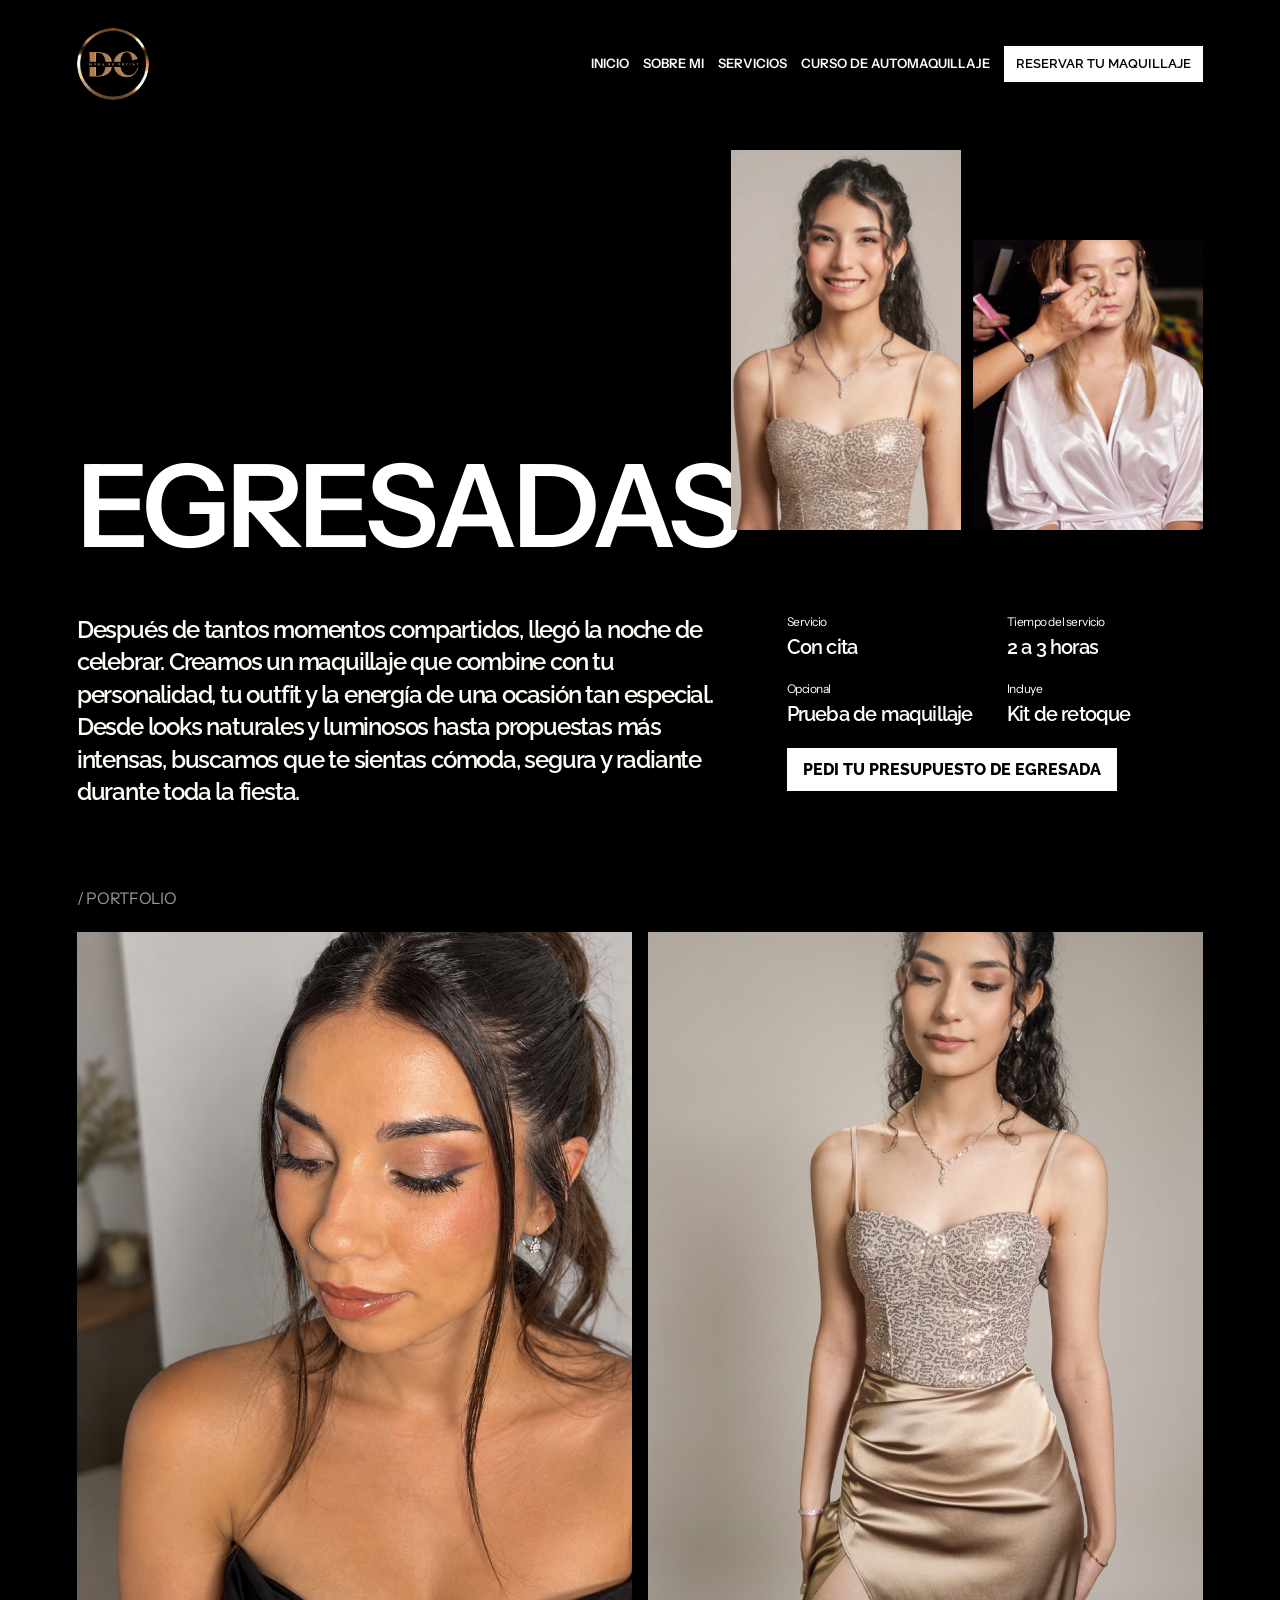
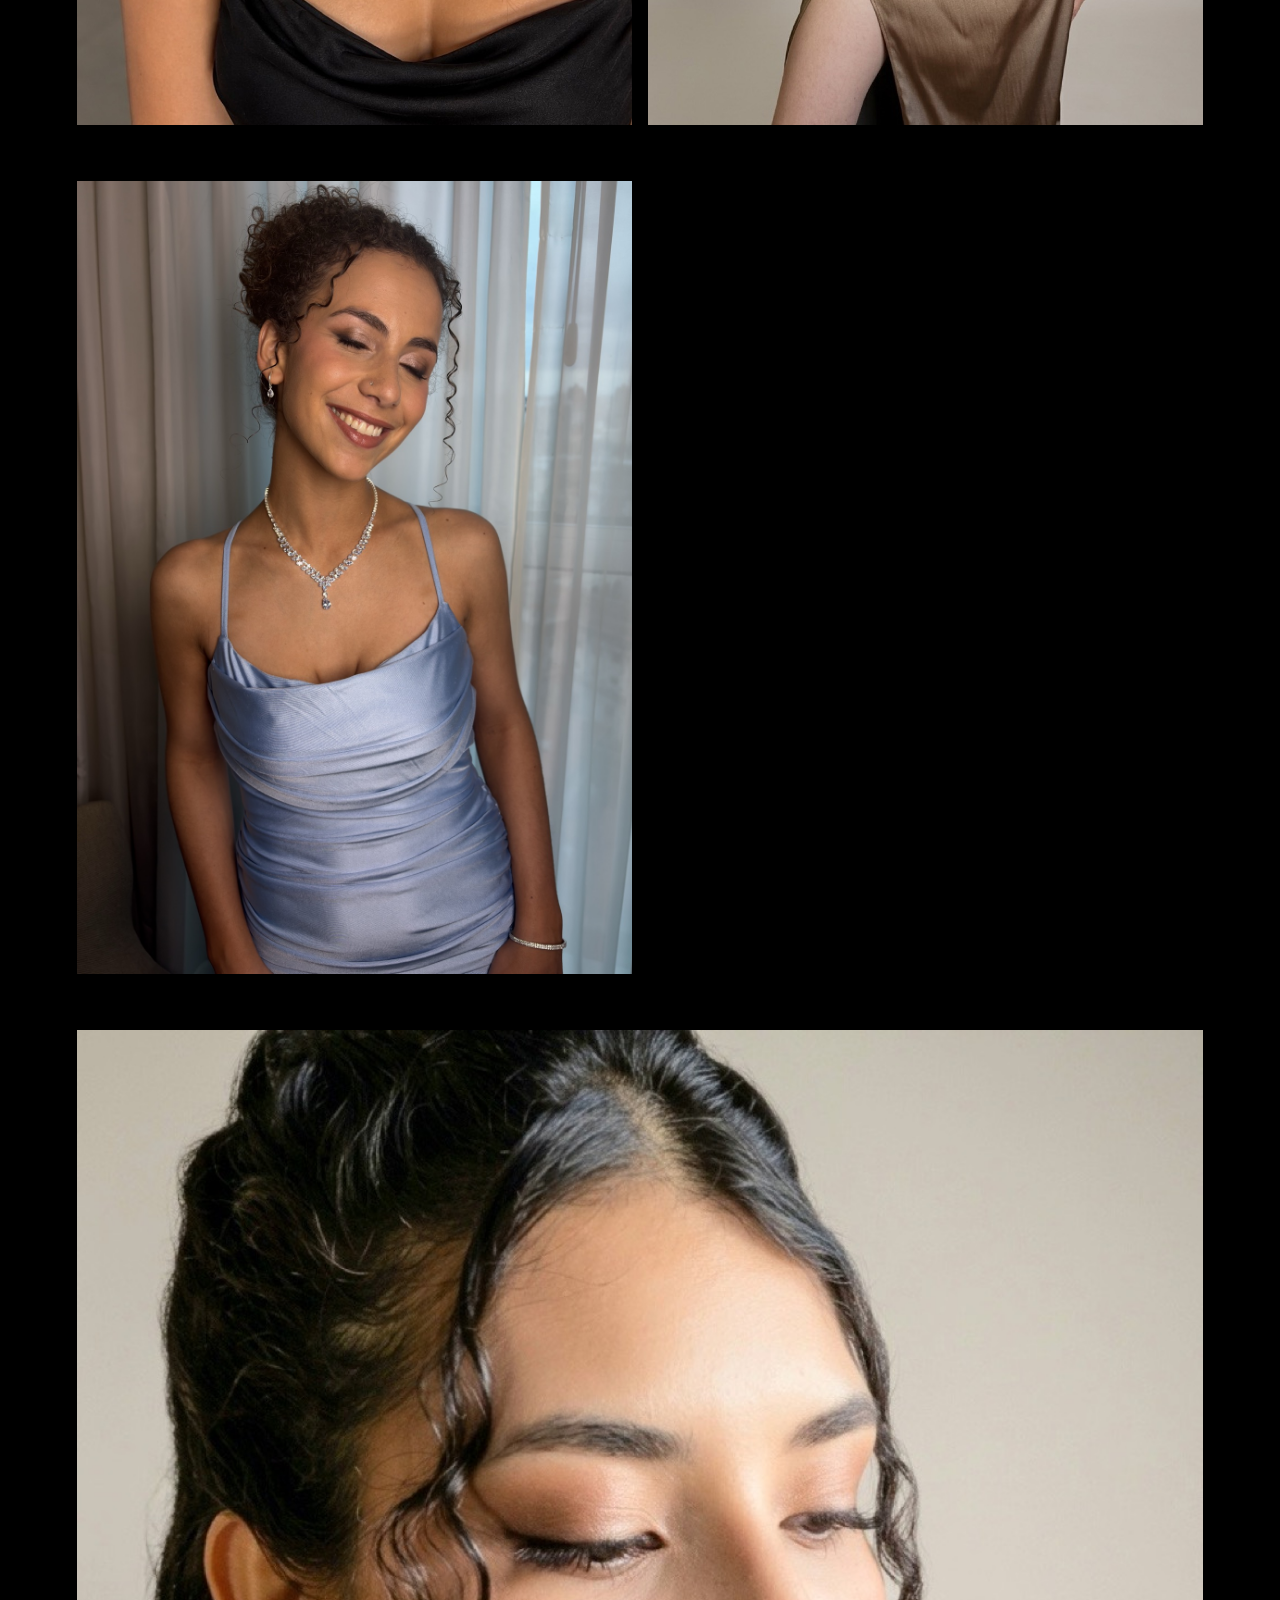
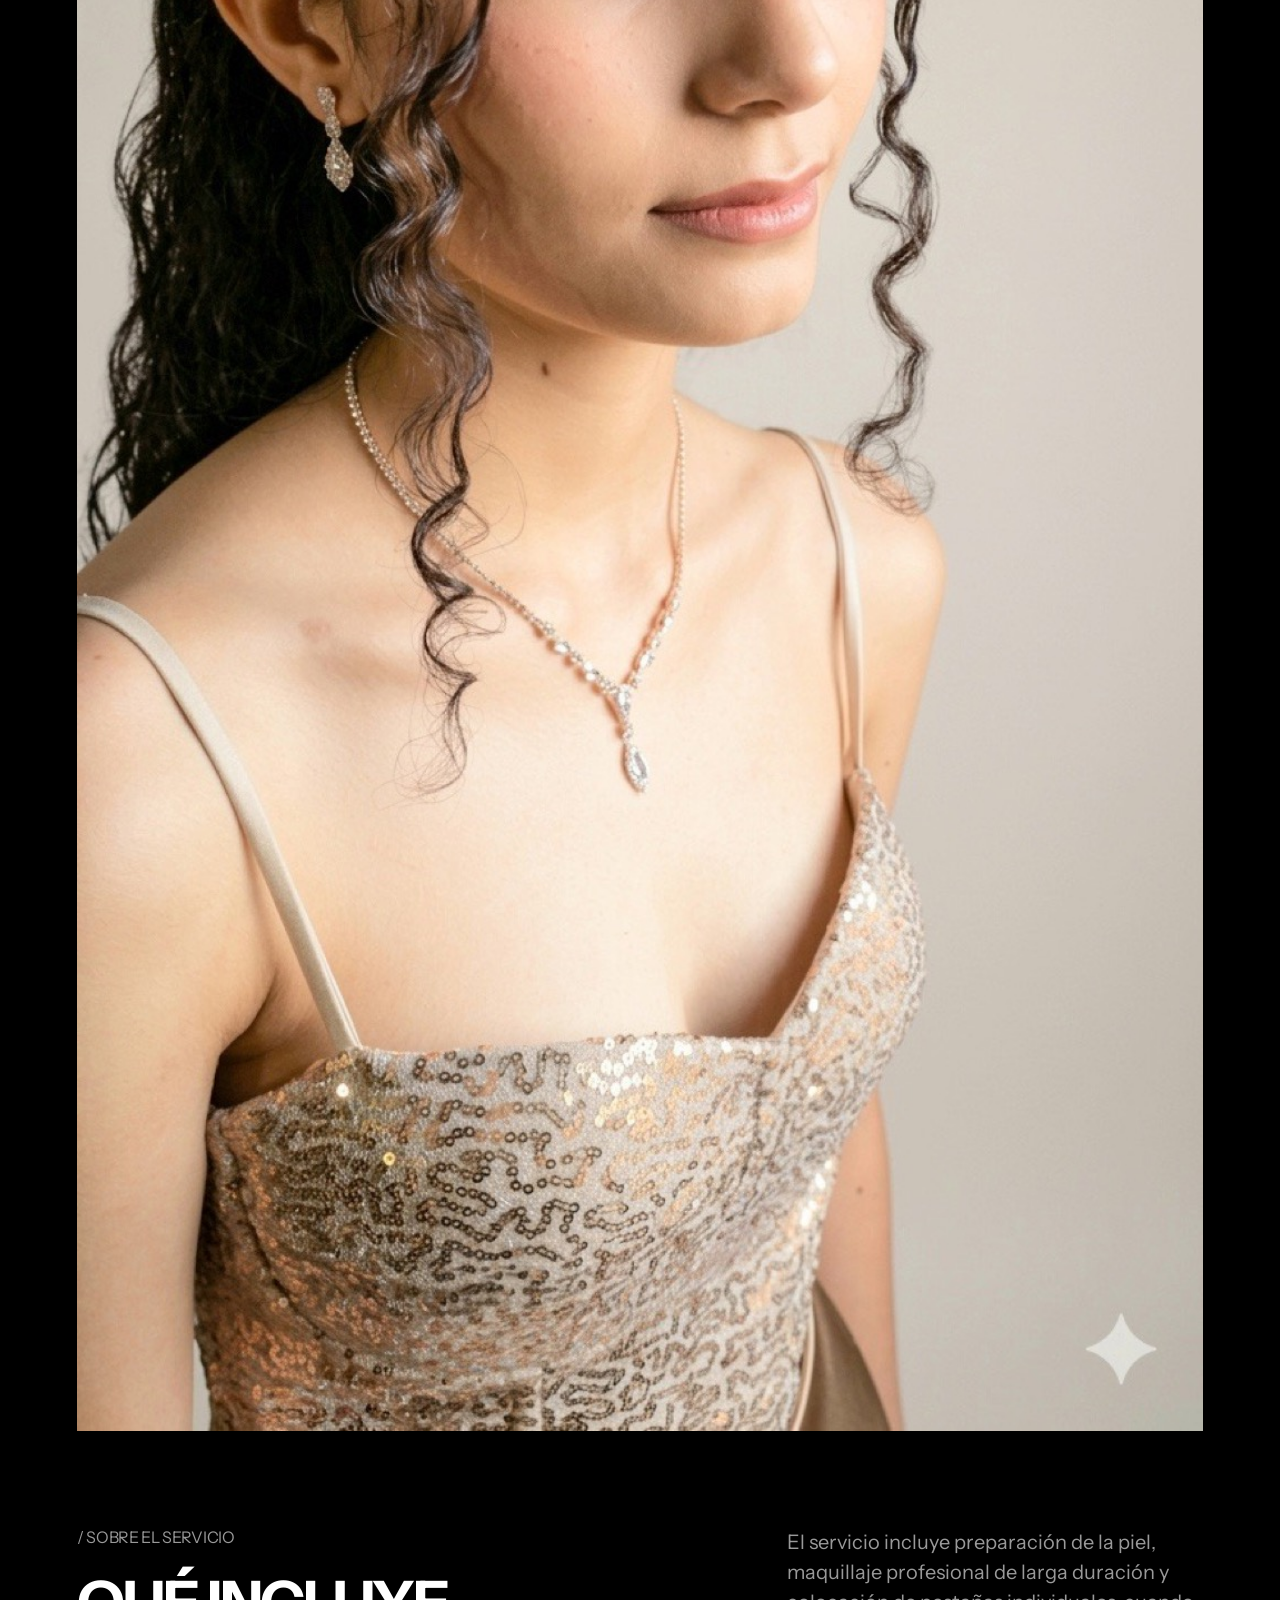
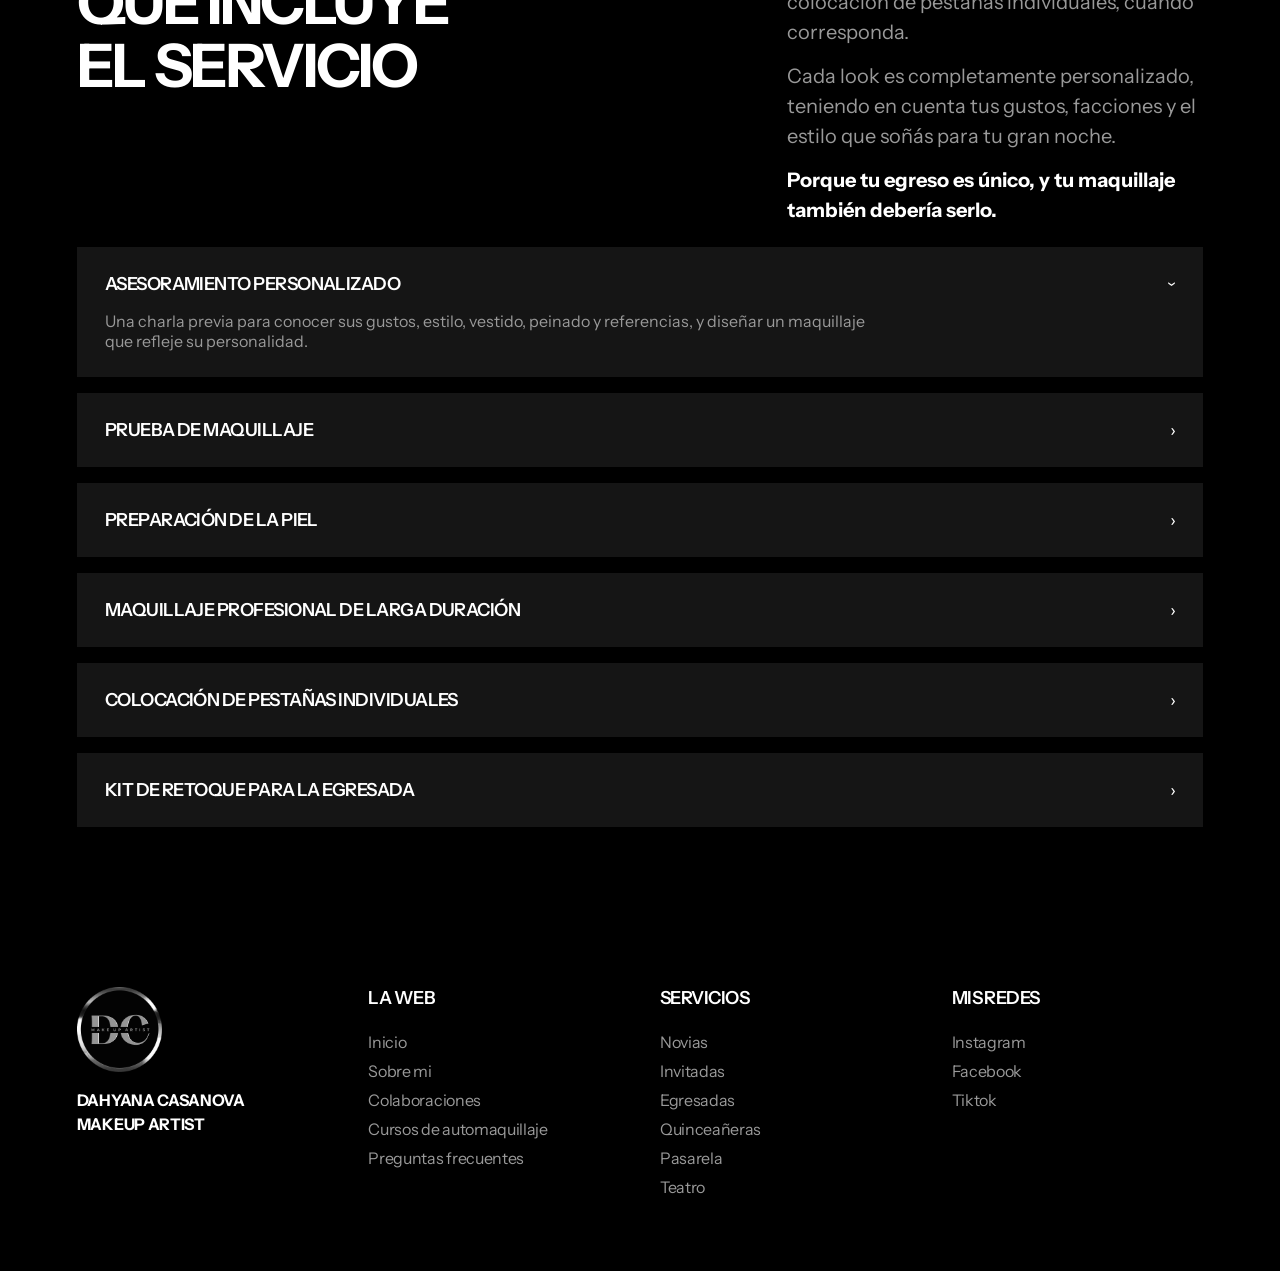
<file: egresadas.html>
<!DOCTYPE html>
<html lang="es">
  <head>
    <meta charset="UTF-8" />
    <meta name="viewport" content="width=device-width, initial-scale=1" />
    <title>Maquillaje para egresadas en Córdoba | Dahyana Casanova</title>
    <meta name="description" content="Maquillaje para egresadas en Córdoba Capital: looks luminosos o intensos para tu fiesta. Reservá con Dahyana Casanova." />
    <meta name="keywords" content="Dahyana Casanova, Maquilladora profesional en Córdoba capital, Maquillaje para novias, egresadas y quinceañeras, Cursos de automaquillaje en Córdoba, Makeup artist Córdoba" />
    <meta name="author" content="Dahyana Casanova" />
    <meta name="geo.region" content="AR-X" />
    <meta name="geo.placename" content="Córdoba Capital" />
    <link rel="canonical" href="https://dahyana-casanova.vercel.app/egresadas.html" />
    <meta property="og:locale" content="es_AR" />
    <meta property="og:type" content="website" />
    <meta property="og:site_name" content="Dahyana Casanova — Makeup Artist" />
    <meta property="og:title" content="Maquillaje para egresadas en Córdoba | Dahyana Casanova" />
    <meta property="og:description" content="Maquillaje para egresadas en Córdoba Capital: looks luminosos o intensos para tu fiesta. Reservá con Dahyana Casanova." />
    <meta property="og:url" content="https://dahyana-casanova.vercel.app/egresadas.html" />
    <meta property="og:image" content="https://dahyana-casanova.vercel.app/assets/egre-hero-a.jpg" />
    <meta property="og:image:alt" content="Dahyana Casanova Makeup Artist" />
    <meta name="twitter:card" content="summary_large_image" />
    <meta name="twitter:title" content="Maquillaje para egresadas en Córdoba | Dahyana Casanova" />
    <meta name="twitter:description" content="Maquillaje para egresadas en Córdoba Capital: looks luminosos o intensos para tu fiesta. Reservá con Dahyana Casanova." />
    <meta name="twitter:image" content="https://dahyana-casanova.vercel.app/assets/egre-hero-a.jpg" />
    <link rel="preconnect" href="https://fonts.googleapis.com" />
    <link rel="preconnect" href="https://fonts.gstatic.com" crossorigin />
    <link href="https://fonts.googleapis.com/css2?family=Instrument+Sans:wght@400;600;700&family=Raleway:wght@600;800&display=swap" rel="stylesheet" />
    <link rel="stylesheet" href="styles.css" />
  </head>
  <body>
    <header class="nav">
      <a class="logo" href="index.html" aria-label="Dahyana Casanova, inicio">
        <img src="assets/logo.png" alt="" width="88" height="88" />
      </a>
      <button class="menu-toggle" type="button" aria-expanded="false" aria-controls="site-menu">
        <span class="menu-toggle-lines" aria-hidden="true"></span>
        <span class="menu-close-label" aria-hidden="true">Cerrar</span>
        <span class="visually-hidden">Abrir menú</span>
      </button>
      <nav class="menu" id="site-menu">
        <a href="index.html">Inicio</a>
        <a href="sobre-mi.html">Sobre mi</a>
        <a href="servicios.html">Servicios</a>
        <a href="curso.html">Curso de automaquillaje</a>
        <a class="reserve" href="https://wa.me/message/RSBGUTGIJ33GP1" target="_blank" rel="noopener noreferrer">Reservar tu maquillaje</a>
      </nav>
    </header>
    <main class="page">
      <header class="novia-top">
        <h1 class="page-title">Egresadas</h1>
        <div class="novia-photos">
          <figure><img src="assets/egre-hero-a.jpg" alt="Egresada con vestido de lentejuelas" /></figure>
          <figure><img src="assets/egre-hero-b.jpg" alt="Maquillaje de egresada" /></figure>
        </div>
      </header>
      <section class="novia-intro">
        <div>
          <p class="lead">Después de tantos momentos compartidos, llegó la noche de celebrar. Creamos un maquillaje que combine con tu personalidad, tu outfit y la energía de una ocasión tan especial. Desde looks naturales y luminosos hasta propuestas más intensas, buscamos que te sientas cómoda, segura y radiante durante toda la fiesta.</p>
        </div>
        <div class="facts">
          <p><span>Servicio</span><strong>Con cita</strong></p>
          <p><span>Tiempo del servicio</span><strong>2 a 3 horas</strong></p>
          <p><span>Opcional</span><strong>Prueba de maquillaje</strong></p>
          <p><span>Incluye</span><strong>Kit de retoque</strong></p>
          <a class="solid" href="https://wa.me/message/RSBGUTGIJ33GP1" target="_blank" rel="noopener noreferrer">Pedi tu presupuesto de egresada</a>
        </div>
      </section>
      <p class="kicker">/ Portfolio</p>
      <div class="editorial">
        <figure class="portrait">
          <img src="assets/egre-1.jpg" alt="Maquillaje de egresada" />
        </figure>
        <figure class="portrait">
          <img src="assets/service-egresadas.jpg" alt="Egresada con vestido dorado" />
        </figure>
        <figure class="portrait">
          <img src="assets/egre-3.jpg" alt="Egresada con vestido azul" />
        </figure>
        <figure class="wide full">
          <img src="assets/egre-wide.jpg" alt="Retrato de egresada" />
        </figure>
      </div>
      <section class="include">
        <div>
          <p class="kicker">/ Sobre el servicio</p>
          <h2>Qué incluye<br />el servicio</h2>
        </div>
        <div class="copy">
          <p>El servicio incluye preparación de la piel, maquillaje profesional de larga duración y colocación de pestañas individuales, cuando corresponda.</p>
          <p>Cada look es completamente personalizado, teniendo en cuenta tus gustos, facciones y el estilo que soñás para tu gran noche.</p>
          <p><strong>Porque tu egreso es único, y tu maquillaje también debería serlo.</strong></p>
        </div>
      </section>
      <div class="accordion">
        <details open>
          <summary>Asesoramiento personalizado</summary>
          <p>Una charla previa para conocer sus gustos, estilo, vestido, peinado y referencias, y diseñar un maquillaje que refleje su personalidad.</p>
        </details>
        <details>
          <summary>Prueba de maquillaje</summary>
          <p>Es opcional. Una sesión previa para definir el look, probar tonalidades, acabados y realizar los ajustes necesarios antes de tu egreso.</p>
        </details>
        <details>
          <summary>Preparación de la piel</summary>
          <p>Rutina de skincare adaptada a las necesidades de la piel para conseguir un acabado luminoso, uniforme y duradero.</p>
        </details>
        <details>
          <summary>Maquillaje profesional de larga duración</summary>
          <p>Aplicación de productos de alta calidad y técnicas para lograr un maquillaje resistente, pensado para las fotografías y las emociones del día.</p>
        </details>
        <details>
          <summary>Colocación de pestañas individuales</summary>
          <p>Para realzar la mirada de manera natural o intensa, según el estilo elegido y siempre que las pestañas lo permitan.</p>
        </details>
        <details>
          <summary>Kit de retoque para la egresada</summary>
          <p>Un pequeño kit con elementos esenciales para mantener el maquillaje impecable durante la celebración.</p>
        </details>
      </div>
    </main>
    <footer class="footer">
      <div class="brand-lockup">
        <img src="assets/logo-footer.png" alt="" width="85" height="85" />
        <p>Dahyana Casanova<br />Makeup artist</p>
      </div>
      <nav>
        <h2>La web</h2>
        <a href="index.html">Inicio</a>
        <a href="sobre-mi.html">Sobre mi</a>
        <a href="colaboraciones.html">Colaboraciones</a>
        <a href="curso.html">Cursos de automaquillaje</a>
        <a href="preguntas.html">Preguntas frecuentes</a>
      </nav>
      <nav>
        <h2>Servicios</h2>
        <a href="novias.html">Novias</a>
        <a href="invitadas.html">Invitadas</a>
        <a href="egresadas.html" aria-current="page">Egresadas</a>
        <a href="quinceaneras.html">Quinceañeras</a>
        <a href="pasarela.html">Pasarela</a>
        <a href="teatro.html">Teatro</a>
      </nav>
      <nav>
        <h2>Mis redes</h2>
        <a href="https://www.instagram.com/dc.makupartist" target="_blank" rel="noreferrer">Instagram</a>
        <a href="https://www.facebook.com/share/1CUJH6Q4Ke/?mibextid=wwXIfr" target="_blank" rel="noreferrer">Facebook</a>
        <a href="https://www.tiktok.com/@dc.makupartist?_r=1&_t=ZS-9BXdEngpCKb" target="_blank" rel="noreferrer">Tiktok</a>
      </nav>
    </footer>
    <script src="main.js"></script>
  </body>
</html>
</file>
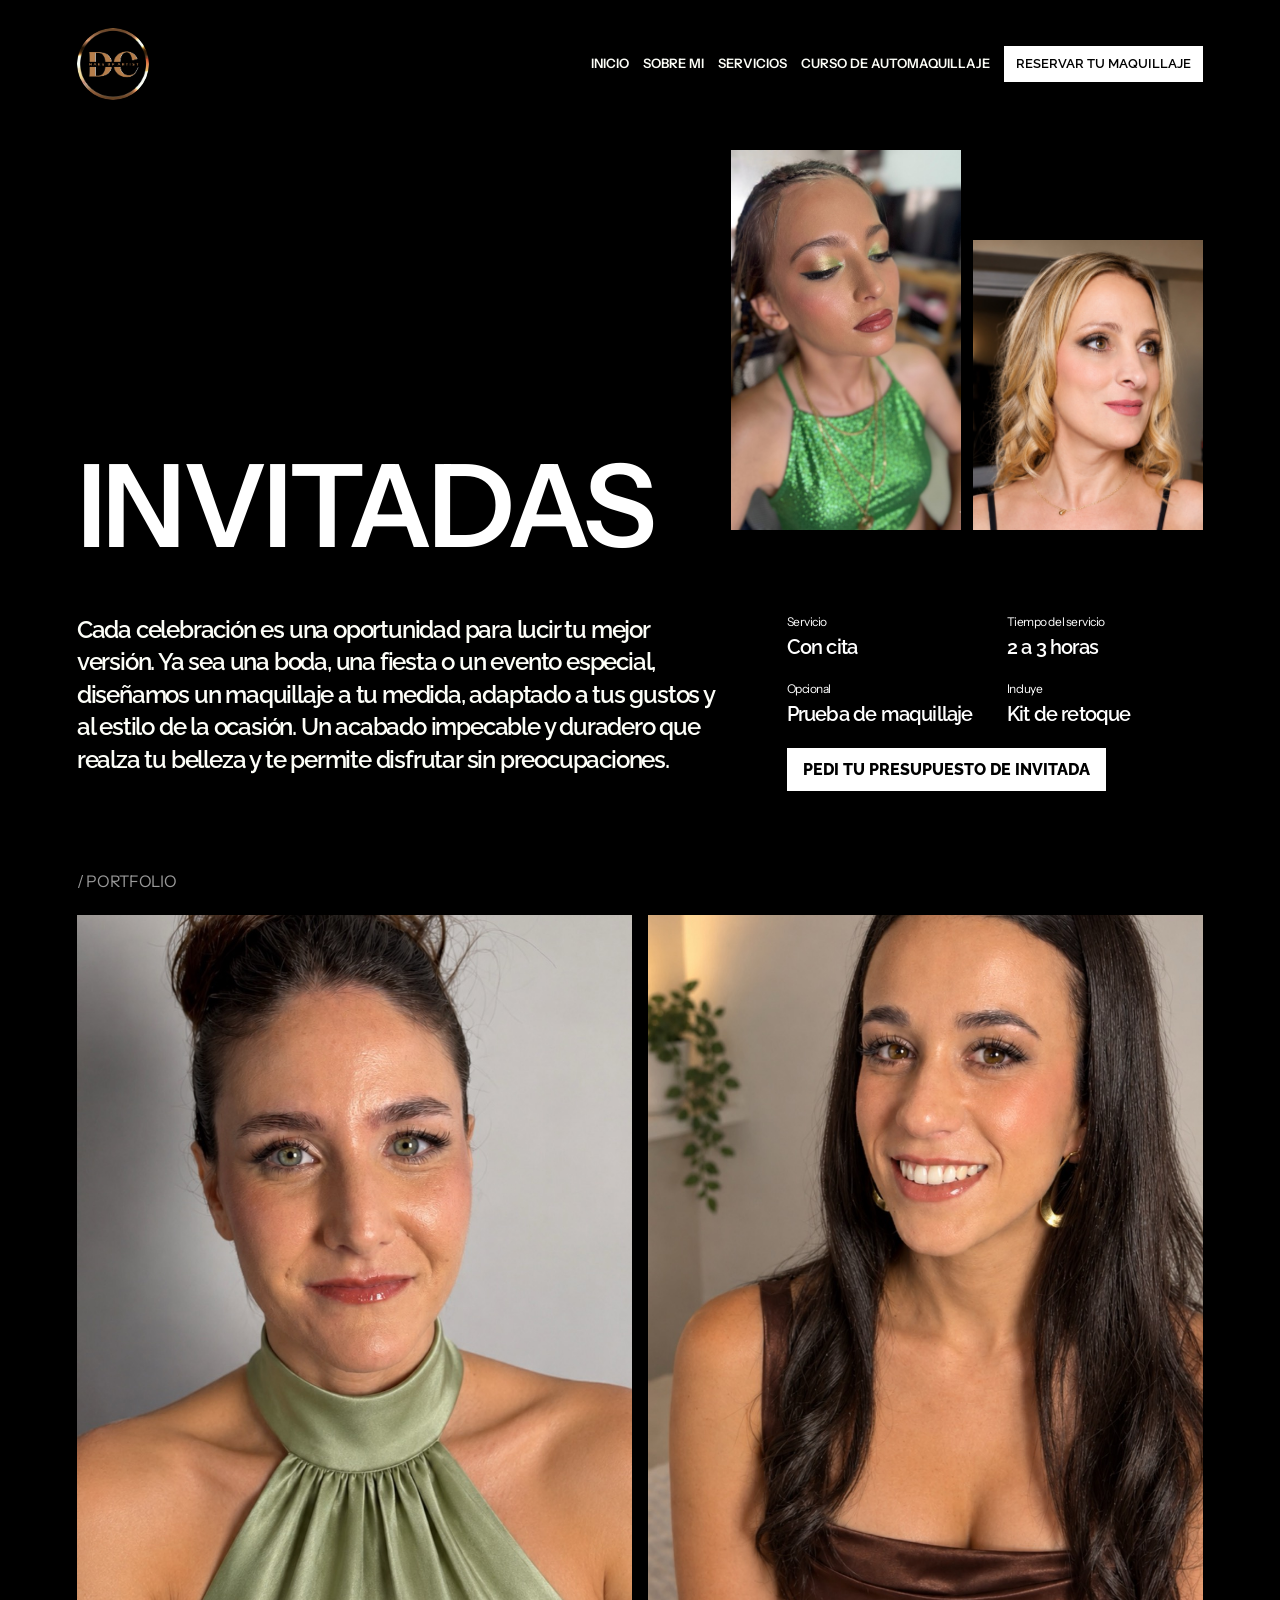
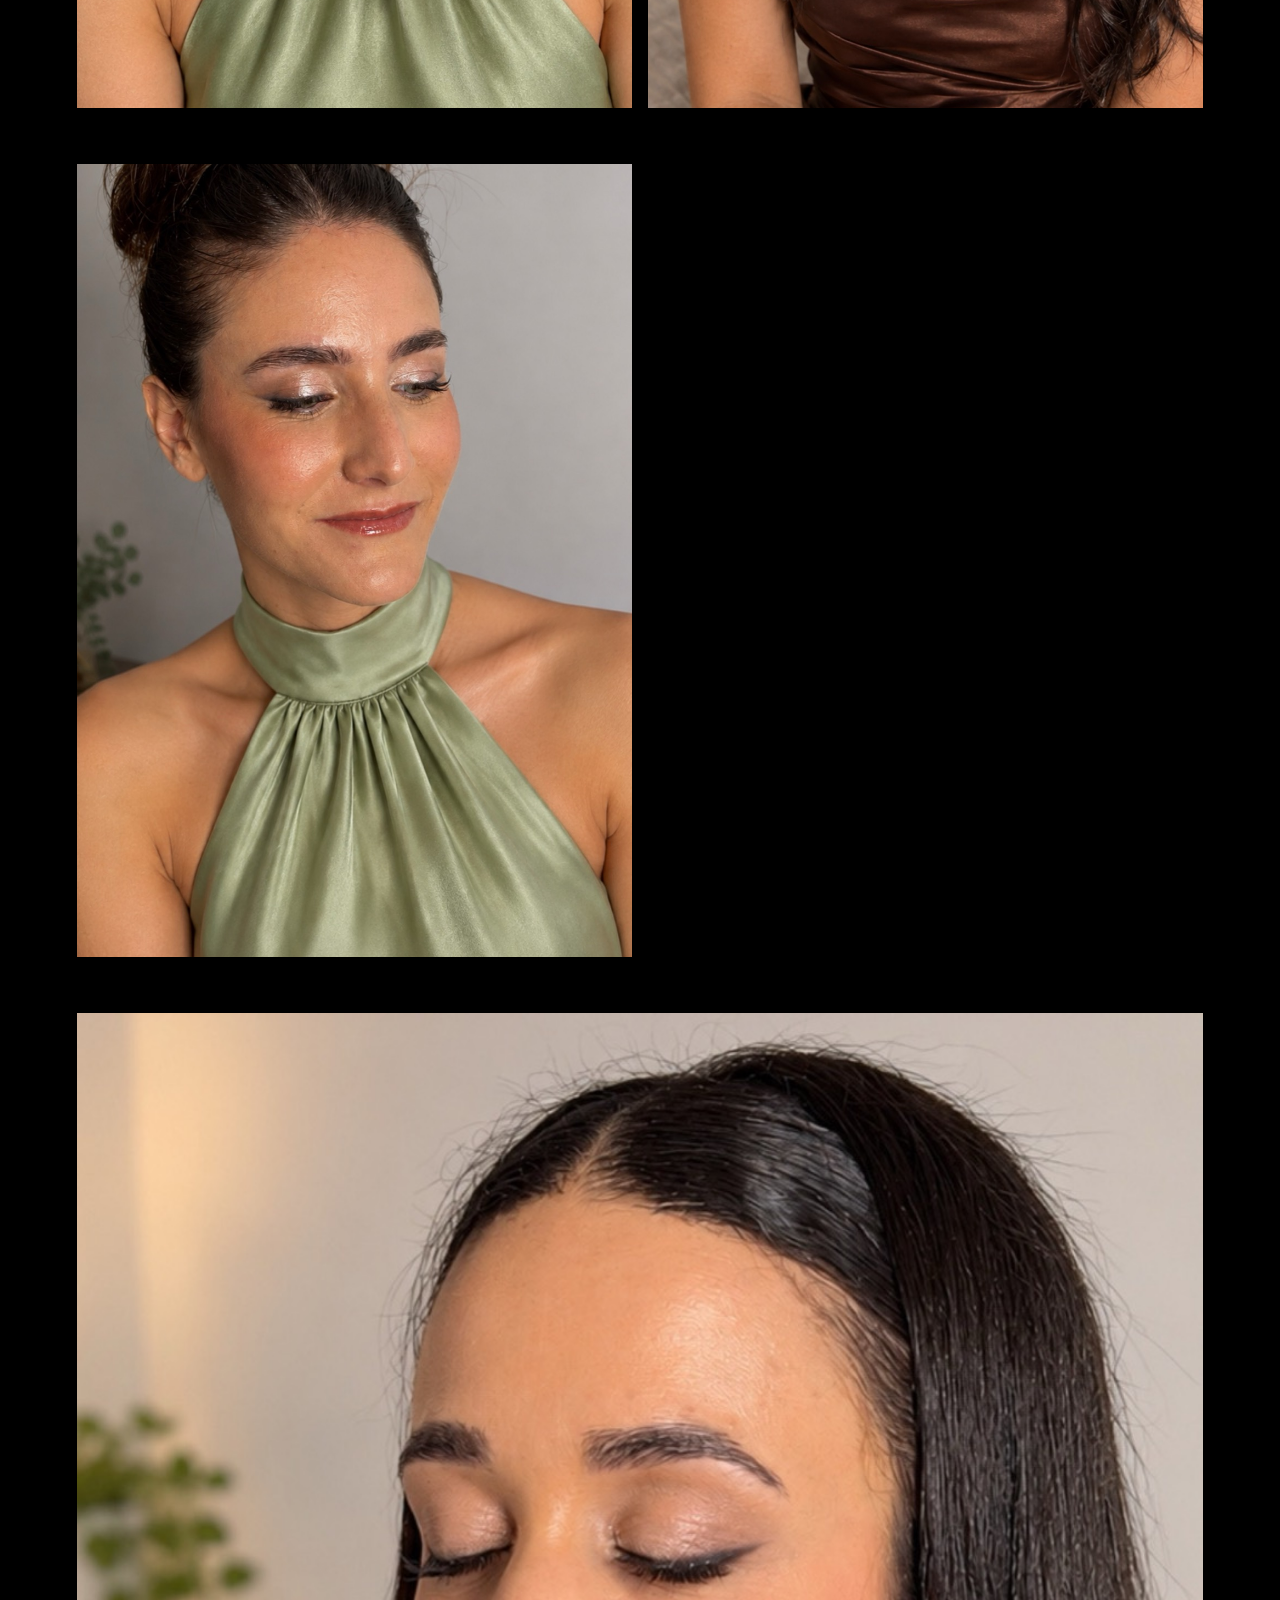
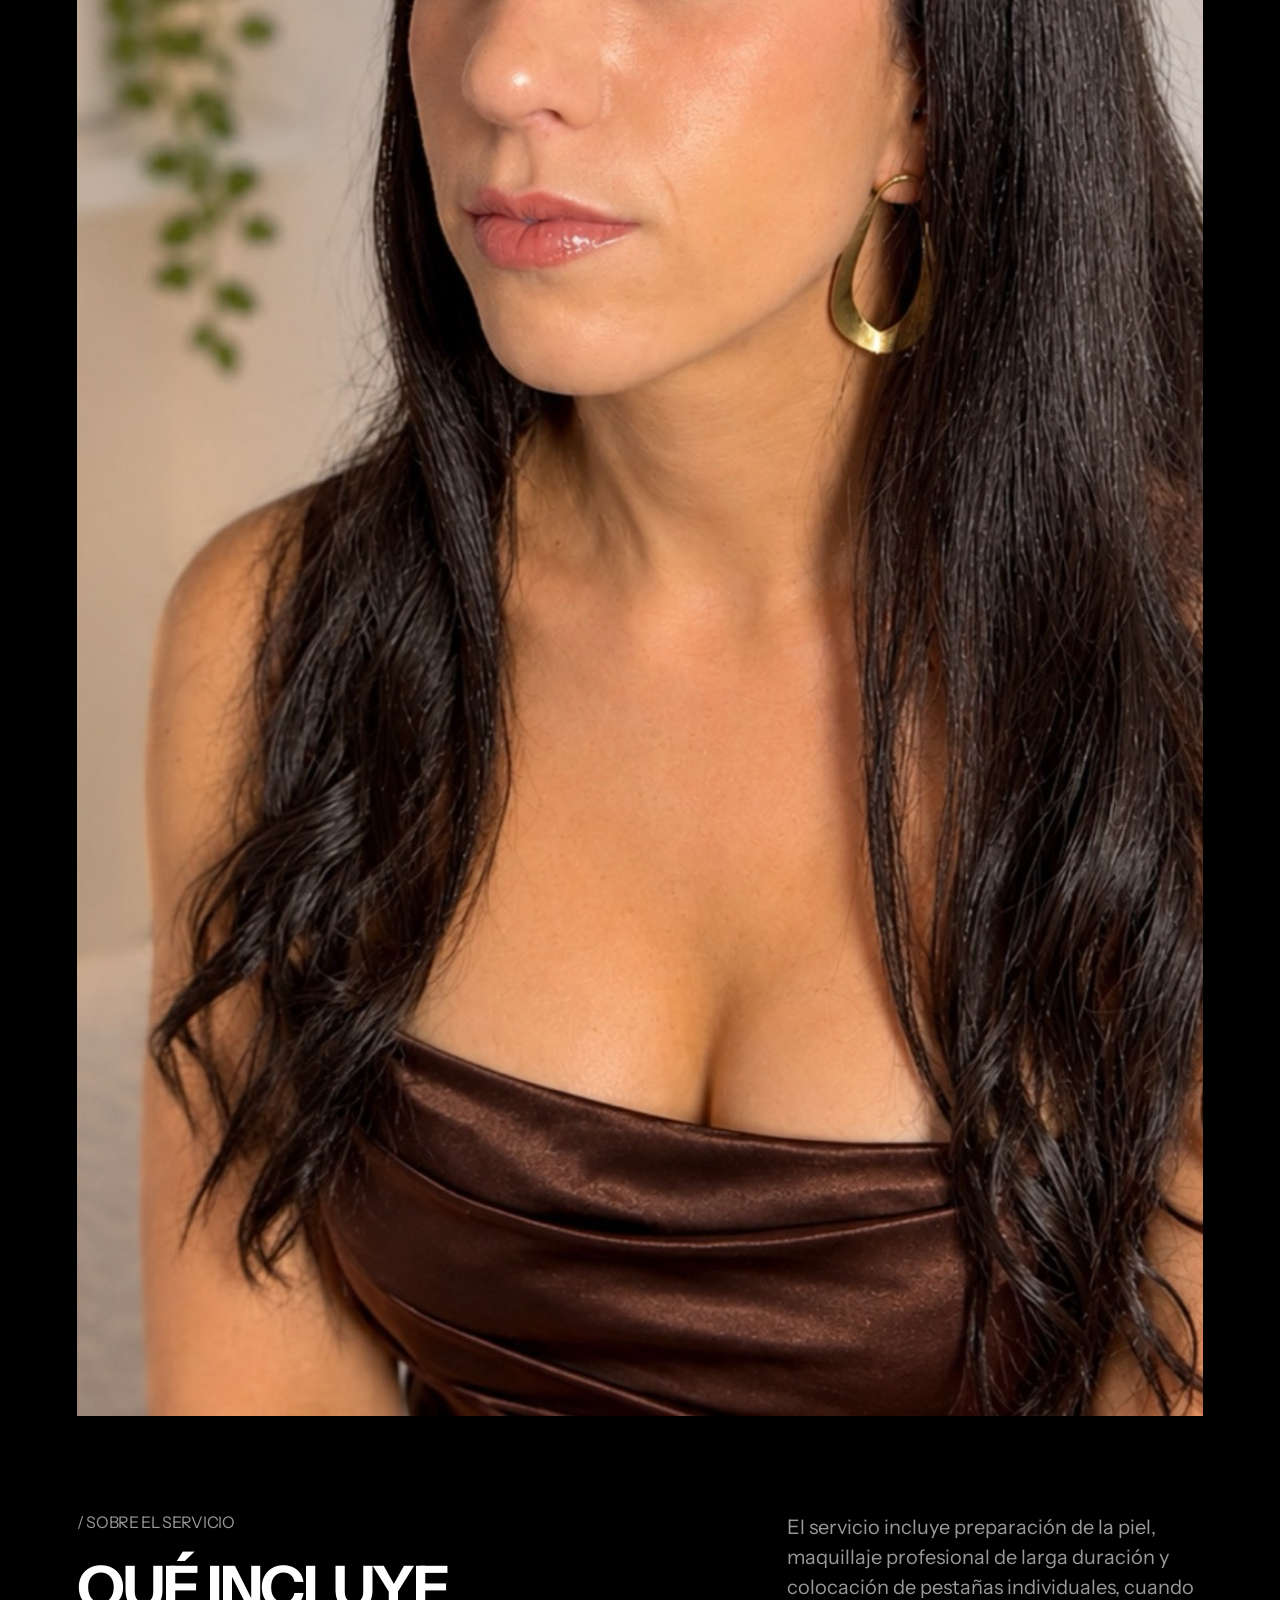
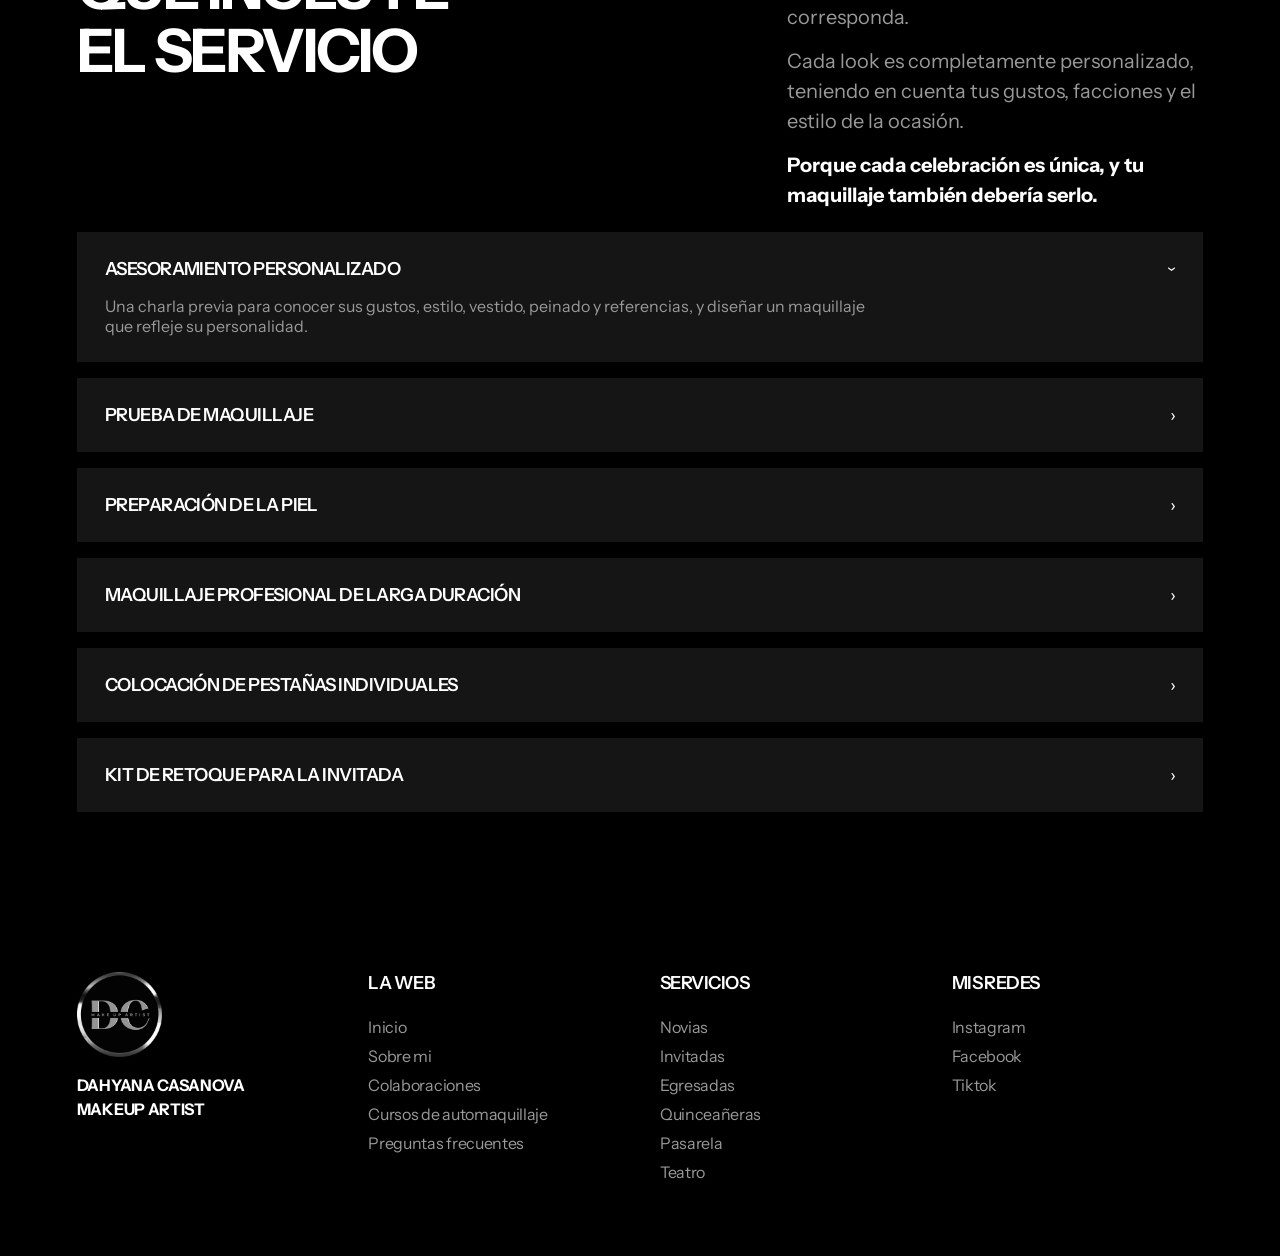
<file: invitadas.html>
<!DOCTYPE html>
<html lang="es">
  <head>
    <meta charset="UTF-8" />
    <meta name="viewport" content="width=device-width, initial-scale=1" />
    <title>Maquillaje para invitadas en Córdoba | Dahyana Casanova</title>
    <meta name="description" content="Maquillaje para invitadas a bodas y eventos en Córdoba Capital. Acabado impecable y de larga duración con Dahyana Casanova." />
    <meta name="keywords" content="Dahyana Casanova, Maquilladora profesional en Córdoba capital, Maquillaje para novias, egresadas y quinceañeras, Cursos de automaquillaje en Córdoba, Makeup artist Córdoba" />
    <meta name="author" content="Dahyana Casanova" />
    <meta name="geo.region" content="AR-X" />
    <meta name="geo.placename" content="Córdoba Capital" />
    <link rel="canonical" href="https://dahyana-casanova.vercel.app/invitadas.html" />
    <meta property="og:locale" content="es_AR" />
    <meta property="og:type" content="website" />
    <meta property="og:site_name" content="Dahyana Casanova — Makeup Artist" />
    <meta property="og:title" content="Maquillaje para invitadas en Córdoba | Dahyana Casanova" />
    <meta property="og:description" content="Maquillaje para invitadas a bodas y eventos en Córdoba Capital. Acabado impecable y de larga duración con Dahyana Casanova." />
    <meta property="og:url" content="https://dahyana-casanova.vercel.app/invitadas.html" />
    <meta property="og:image" content="https://dahyana-casanova.vercel.app/assets/invi-hero-b.jpg" />
    <meta property="og:image:alt" content="Dahyana Casanova Makeup Artist" />
    <meta name="twitter:card" content="summary_large_image" />
    <meta name="twitter:title" content="Maquillaje para invitadas en Córdoba | Dahyana Casanova" />
    <meta name="twitter:description" content="Maquillaje para invitadas a bodas y eventos en Córdoba Capital. Acabado impecable y de larga duración con Dahyana Casanova." />
    <meta name="twitter:image" content="https://dahyana-casanova.vercel.app/assets/invi-hero-b.jpg" />
    <link rel="preconnect" href="https://fonts.googleapis.com" />
    <link rel="preconnect" href="https://fonts.gstatic.com" crossorigin />
    <link href="https://fonts.googleapis.com/css2?family=Instrument+Sans:wght@400;600;700&family=Raleway:wght@600;800&display=swap" rel="stylesheet" />
    <link rel="stylesheet" href="styles.css" />
  </head>
  <body>
    <header class="nav">
      <a class="logo" href="index.html" aria-label="Dahyana Casanova, inicio">
        <img src="assets/logo.png" alt="" width="88" height="88" />
      </a>
      <button class="menu-toggle" type="button" aria-expanded="false" aria-controls="site-menu">
        <span class="menu-toggle-lines" aria-hidden="true"></span>
        <span class="menu-close-label" aria-hidden="true">Cerrar</span>
        <span class="visually-hidden">Abrir menú</span>
      </button>
      <nav class="menu" id="site-menu">
        <a href="index.html">Inicio</a>
        <a href="sobre-mi.html">Sobre mi</a>
        <a href="servicios.html">Servicios</a>
        <a href="curso.html">Curso de automaquillaje</a>
        <a class="reserve" href="https://wa.me/message/RSBGUTGIJ33GP1" target="_blank" rel="noopener noreferrer">Reservar tu maquillaje</a>
      </nav>
    </header>
    <main class="page">
      <header class="novia-top">
        <h1 class="page-title">Invitadas</h1>
        <div class="novia-photos">
          <figure><img src="assets/service-course-left.jpg" alt="Maquillaje de ojos para invitada" /></figure>
          <figure><img src="assets/invi-hero-b.jpg" alt="Maquillaje de invitada" /></figure>
        </div>
      </header>
      <section class="novia-intro">
        <div>
          <p class="lead">Cada celebración es una oportunidad para lucir tu mejor versión. Ya sea una boda, una fiesta o un evento especial, diseñamos un maquillaje a tu medida, adaptado a tus gustos y al estilo de la ocasión. Un acabado impecable y duradero que realza tu belleza y te permite disfrutar sin preocupaciones.</p>
        </div>
        <div class="facts">
          <p><span>Servicio</span><strong>Con cita</strong></p>
          <p><span>Tiempo del servicio</span><strong>2 a 3 horas</strong></p>
          <p><span>Opcional</span><strong>Prueba de maquillaje</strong></p>
          <p><span>Incluye</span><strong>Kit de retoque</strong></p>
          <a class="solid" href="https://wa.me/message/RSBGUTGIJ33GP1" target="_blank" rel="noopener noreferrer">Pedi tu presupuesto de invitada</a>
        </div>
      </section>
      <p class="kicker">/ Portfolio</p>
      <div class="editorial">
        <figure class="portrait">
          <img src="assets/invi-1.jpg" alt="Invitada con vestido verde" />
        </figure>
        <figure class="portrait">
          <img src="assets/invi-2.jpg" alt="Invitada sonriendo" />
        </figure>
        <figure class="portrait">
          <img src="assets/invi-3.jpg" alt="Invitada con rodete" />
        </figure>
        <figure class="wide full">
          <img src="assets/invi-wide.jpg" alt="Retrato de invitada" />
        </figure>
      </div>
      <section class="include">
        <div>
          <p class="kicker">/ Sobre el servicio</p>
          <h2>Qué incluye<br />el servicio</h2>
        </div>
        <div class="copy">
          <p>El servicio incluye preparación de la piel, maquillaje profesional de larga duración y colocación de pestañas individuales, cuando corresponda.</p>
          <p>Cada look es completamente personalizado, teniendo en cuenta tus gustos, facciones y el estilo de la ocasión.</p>
          <p><strong>Porque cada celebración es única, y tu maquillaje también debería serlo.</strong></p>
        </div>
      </section>
      <div class="accordion">
        <details open>
          <summary>Asesoramiento personalizado</summary>
          <p>Una charla previa para conocer sus gustos, estilo, vestido, peinado y referencias, y diseñar un maquillaje que refleje su personalidad.</p>
        </details>
        <details>
          <summary>Prueba de maquillaje</summary>
          <p>Es opcional. Una sesión previa para definir el look, probar tonalidades, acabados y realizar los ajustes necesarios antes del evento.</p>
        </details>
        <details>
          <summary>Preparación de la piel</summary>
          <p>Rutina de skincare adaptada a las necesidades de la piel para conseguir un acabado luminoso, uniforme y duradero.</p>
        </details>
        <details>
          <summary>Maquillaje profesional de larga duración</summary>
          <p>Aplicación de productos de alta calidad y técnicas para lograr un maquillaje resistente, pensado para las fotografías y las emociones del día.</p>
        </details>
        <details>
          <summary>Colocación de pestañas individuales</summary>
          <p>Para realzar la mirada de manera natural o intensa, según el estilo elegido y siempre que las pestañas lo permitan.</p>
        </details>
        <details>
          <summary>Kit de retoque para la invitada</summary>
          <p>Un pequeño kit con elementos esenciales para mantener el maquillaje impecable durante la celebración.</p>
        </details>
      </div>
    </main>
    <footer class="footer">
      <div class="brand-lockup">
        <img src="assets/logo-footer.png" alt="" width="85" height="85" />
        <p>Dahyana Casanova<br />Makeup artist</p>
      </div>
      <nav>
        <h2>La web</h2>
        <a href="index.html">Inicio</a>
        <a href="sobre-mi.html">Sobre mi</a>
        <a href="colaboraciones.html">Colaboraciones</a>
        <a href="curso.html">Cursos de automaquillaje</a>
        <a href="preguntas.html">Preguntas frecuentes</a>
      </nav>
      <nav>
        <h2>Servicios</h2>
        <a href="novias.html">Novias</a>
        <a href="invitadas.html" aria-current="page">Invitadas</a>
        <a href="egresadas.html">Egresadas</a>
        <a href="quinceaneras.html">Quinceañeras</a>
        <a href="pasarela.html">Pasarela</a>
        <a href="teatro.html">Teatro</a>
      </nav>
      <nav>
        <h2>Mis redes</h2>
        <a href="https://www.instagram.com/dc.makupartist" target="_blank" rel="noreferrer">Instagram</a>
        <a href="https://www.facebook.com/share/1CUJH6Q4Ke/?mibextid=wwXIfr" target="_blank" rel="noreferrer">Facebook</a>
        <a href="https://www.tiktok.com/@dc.makupartist?_r=1&_t=ZS-9BXdEngpCKb" target="_blank" rel="noreferrer">Tiktok</a>
      </nav>
    </footer>
    <script src="main.js"></script>
  </body>
</html>
</file>
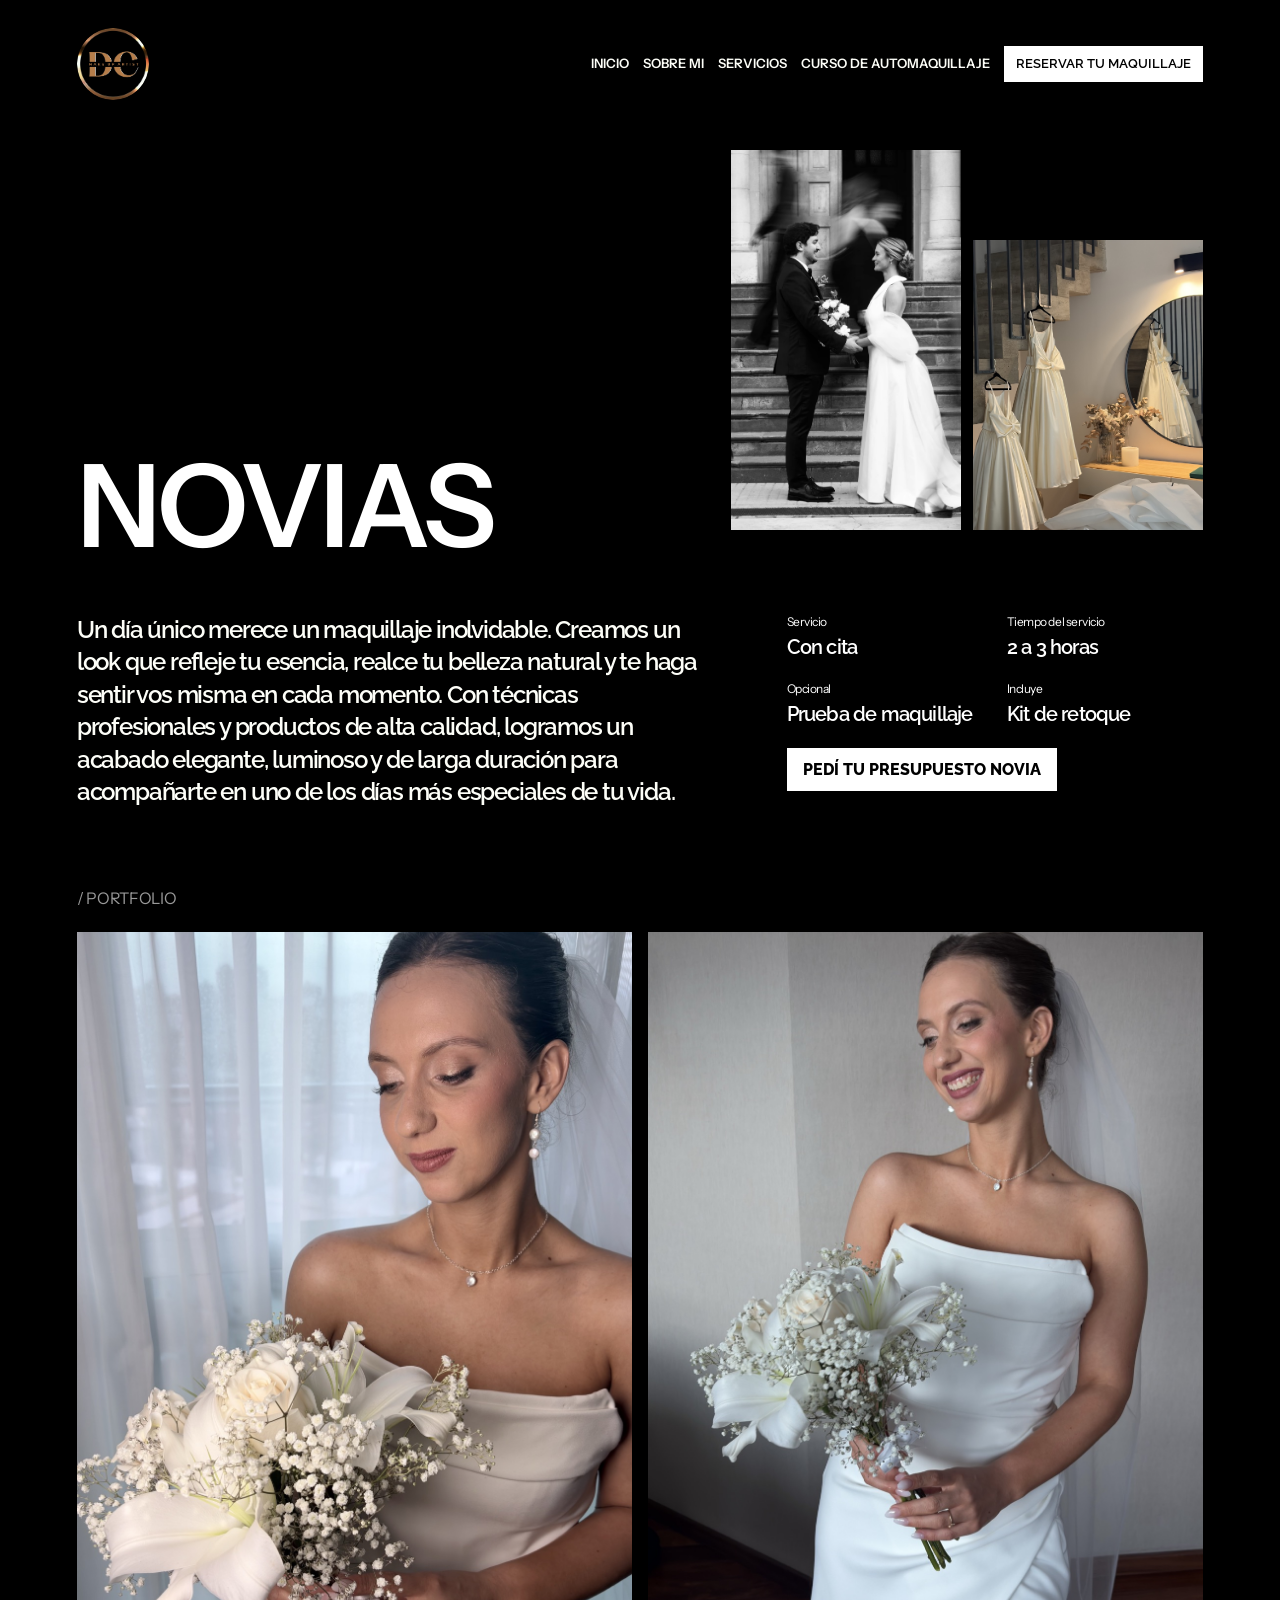
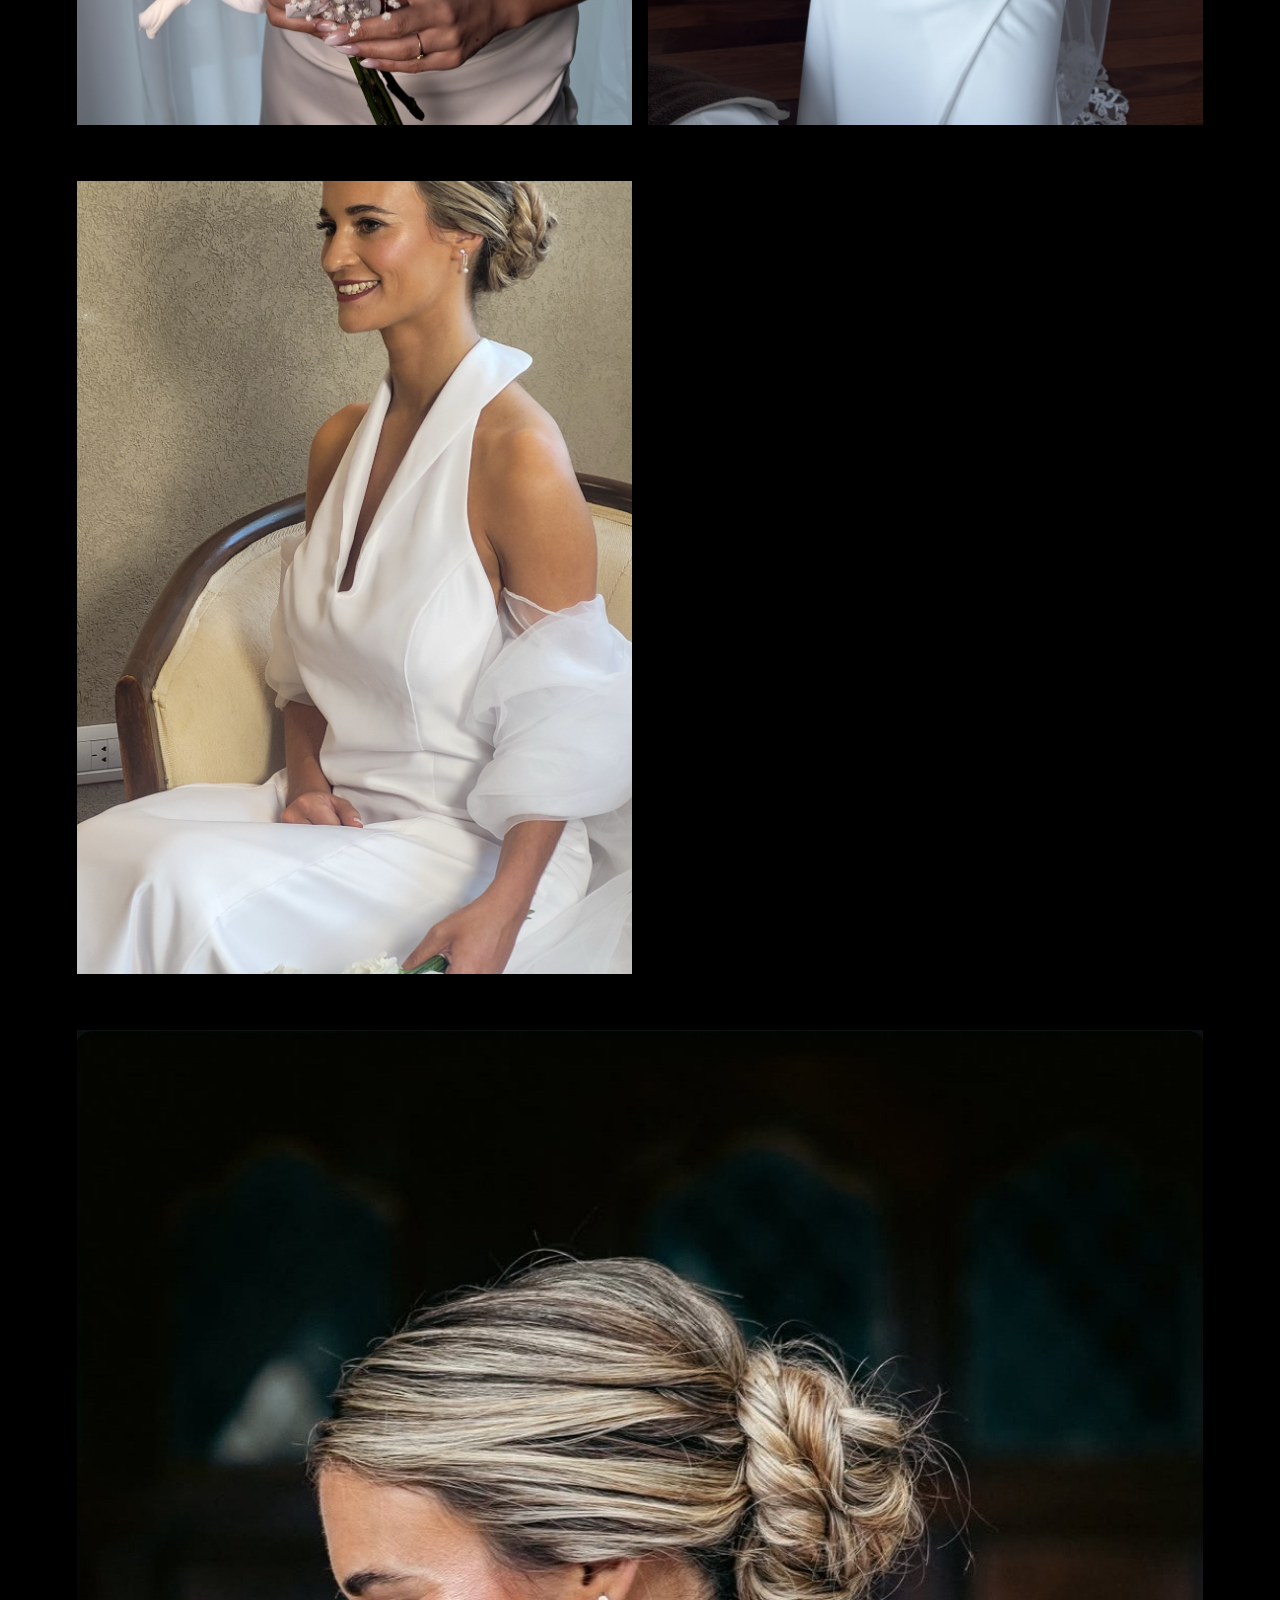
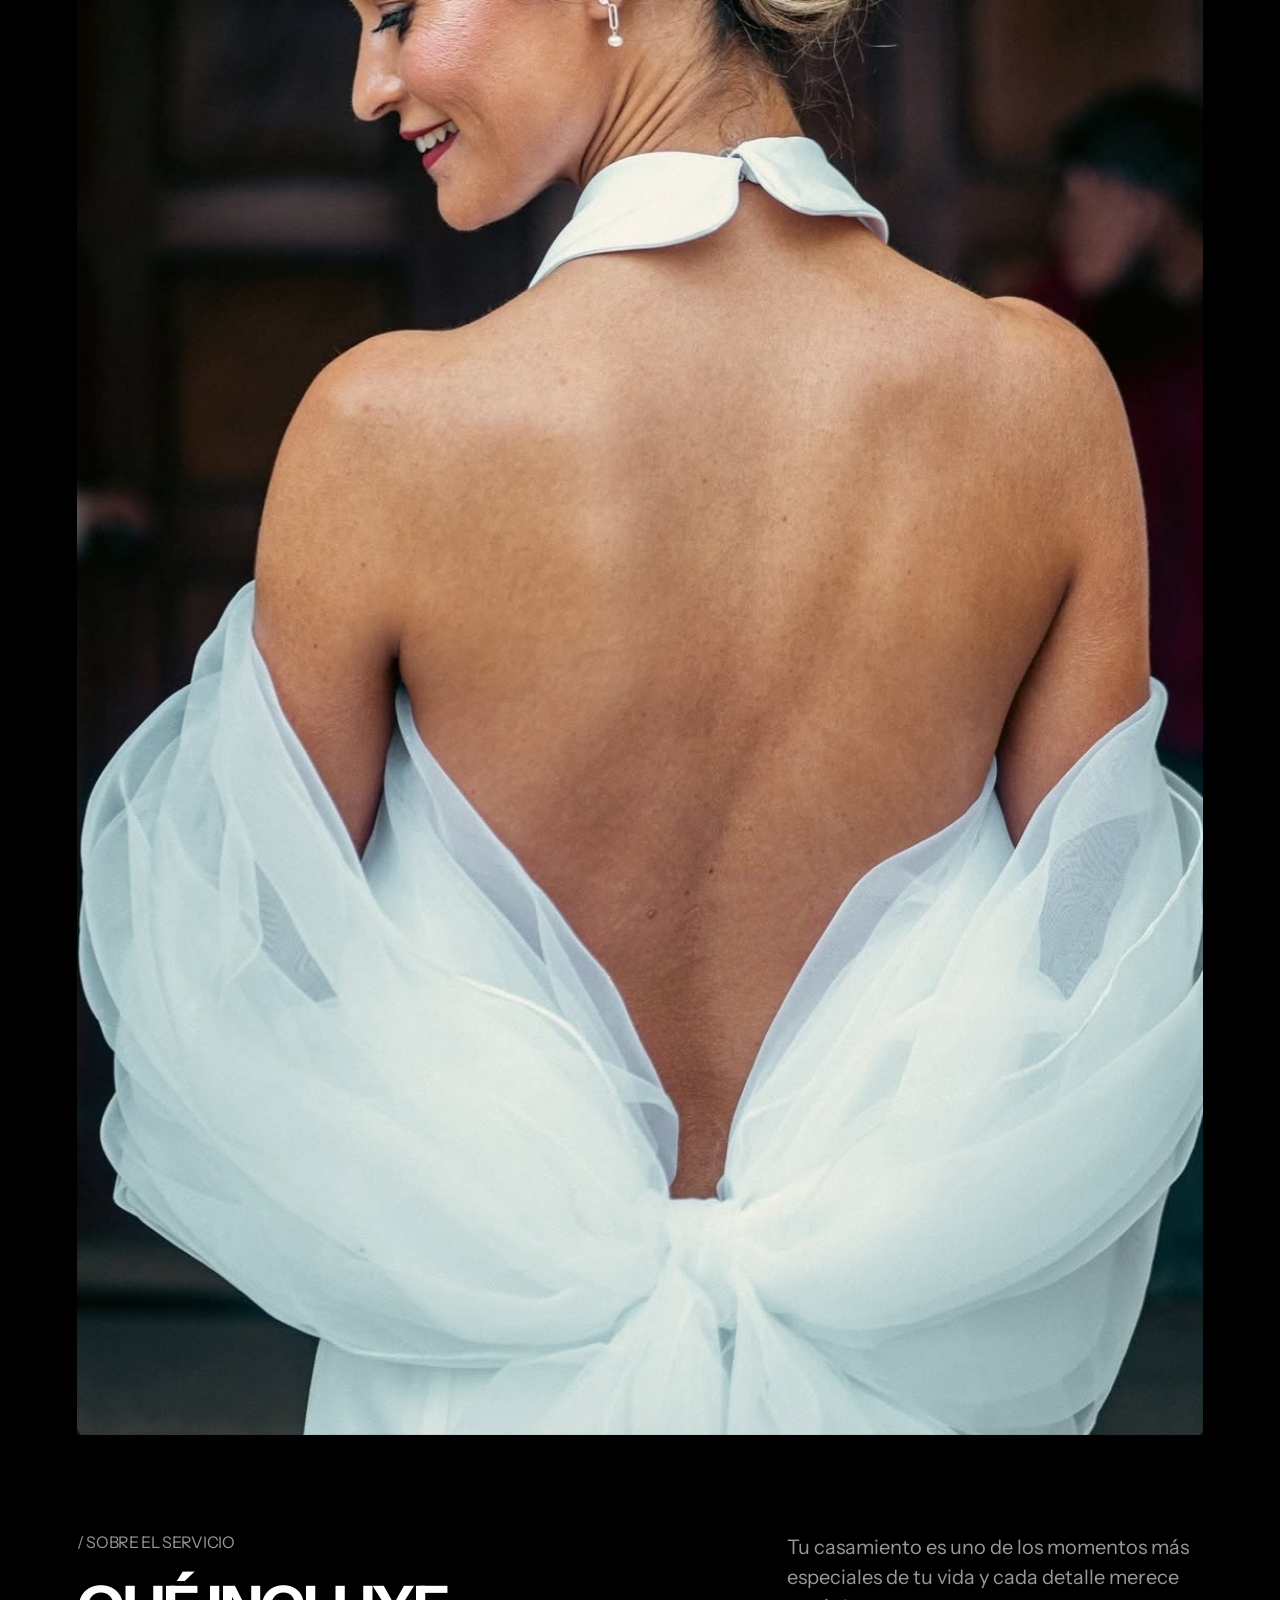
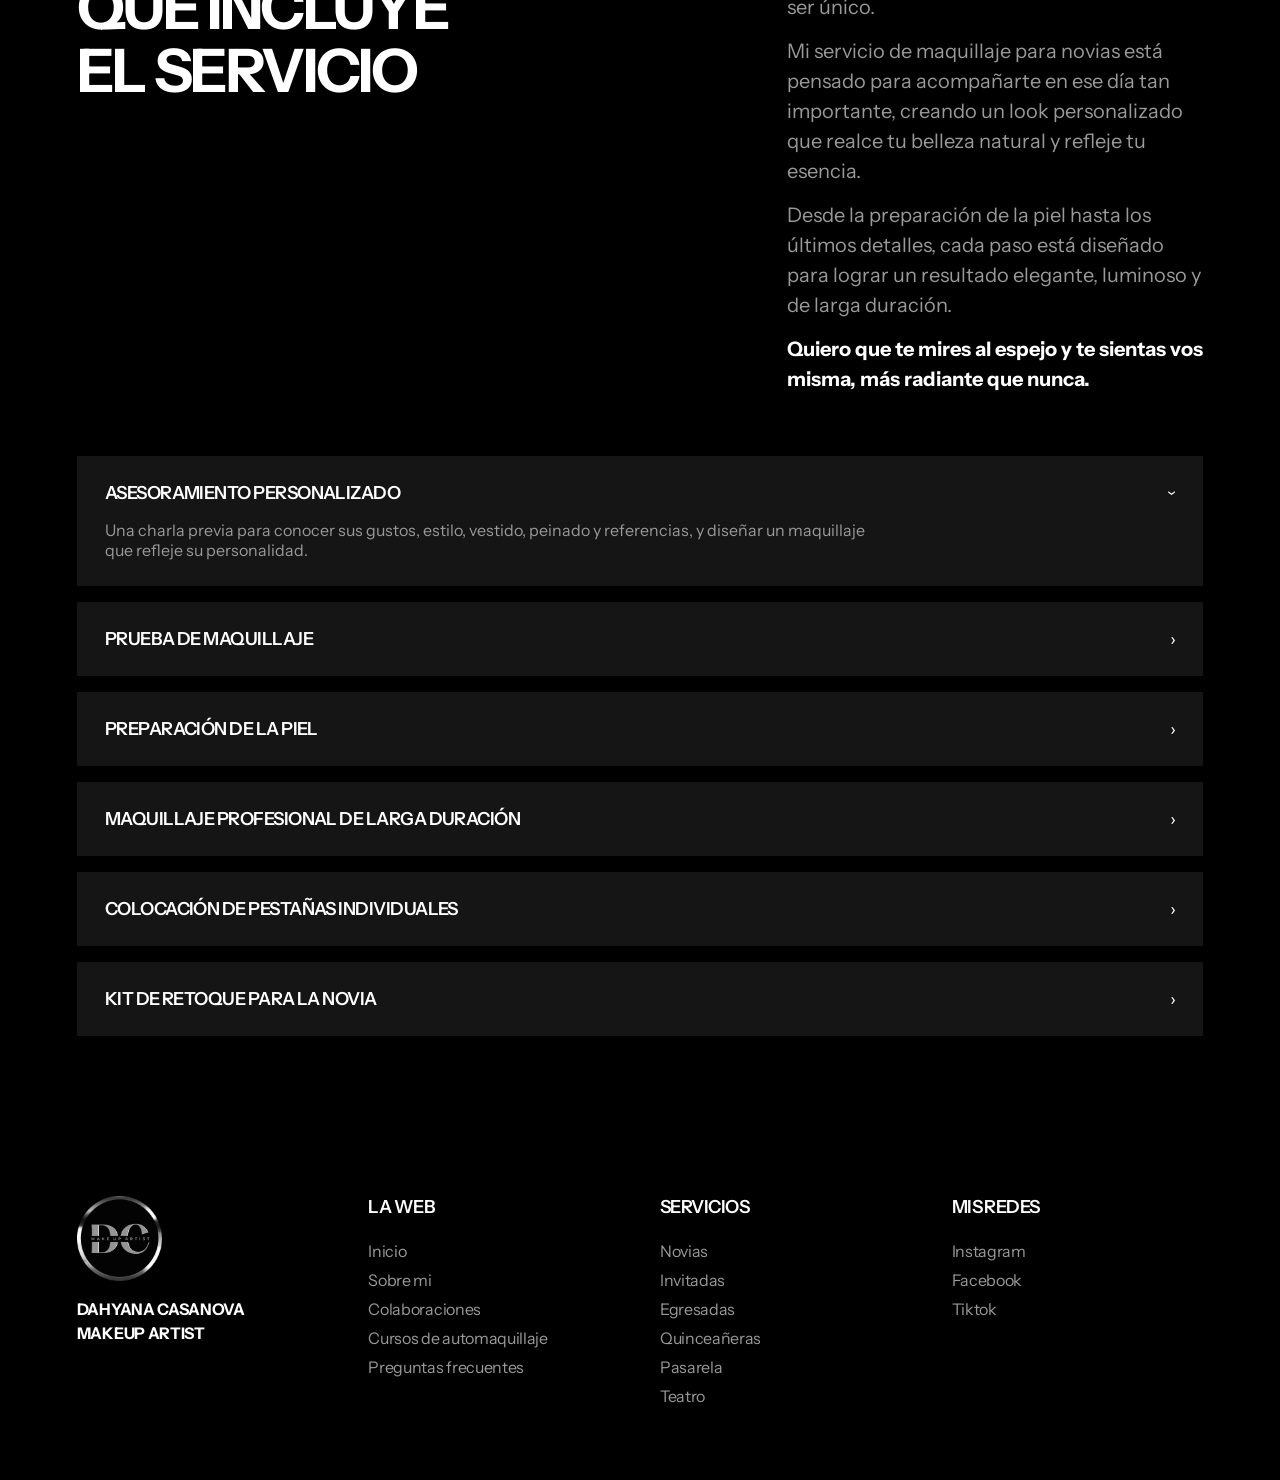
<file: novias.html>
<!DOCTYPE html>
<html lang="es">
  <head>
    <meta charset="UTF-8" />
    <meta name="viewport" content="width=device-width, initial-scale=1" />
    <title>Maquillaje para novias en Córdoba | Dahyana Casanova</title>
    <meta name="description" content="Maquillaje profesional para novias en Córdoba Capital: look personalizado, prueba opcional y kit de retoque. Dahyana Casanova Makeup Artist." />
    <meta name="keywords" content="Dahyana Casanova, Maquilladora profesional en Córdoba capital, Maquillaje para novias, egresadas y quinceañeras, Cursos de automaquillaje en Córdoba, Makeup artist Córdoba" />
    <meta name="author" content="Dahyana Casanova" />
    <meta name="geo.region" content="AR-X" />
    <meta name="geo.placename" content="Córdoba Capital" />
    <link rel="canonical" href="https://dahyana-casanova.vercel.app/novias.html" />
    <meta property="og:locale" content="es_AR" />
    <meta property="og:type" content="website" />
    <meta property="og:site_name" content="Dahyana Casanova — Makeup Artist" />
    <meta property="og:title" content="Maquillaje para novias en Córdoba | Dahyana Casanova" />
    <meta property="og:description" content="Maquillaje profesional para novias en Córdoba Capital: look personalizado, prueba opcional y kit de retoque. Dahyana Casanova Makeup Artist." />
    <meta property="og:url" content="https://dahyana-casanova.vercel.app/novias.html" />
    <meta property="og:image" content="https://dahyana-casanova.vercel.app/assets/novia-hero-a.jpg" />
    <meta property="og:image:alt" content="Dahyana Casanova Makeup Artist" />
    <meta name="twitter:card" content="summary_large_image" />
    <meta name="twitter:title" content="Maquillaje para novias en Córdoba | Dahyana Casanova" />
    <meta name="twitter:description" content="Maquillaje profesional para novias en Córdoba Capital: look personalizado, prueba opcional y kit de retoque. Dahyana Casanova Makeup Artist." />
    <meta name="twitter:image" content="https://dahyana-casanova.vercel.app/assets/novia-hero-a.jpg" />
    <link rel="preconnect" href="https://fonts.googleapis.com" />
    <link rel="preconnect" href="https://fonts.gstatic.com" crossorigin />
    <link
      href="https://fonts.googleapis.com/css2?family=Instrument+Sans:wght@400;600;700&family=Raleway:wght@600;800&display=swap"
      rel="stylesheet"
    />
    <link rel="stylesheet" href="styles.css" />
  </head>
  <body>
    <header class="nav">
      <a class="logo" href="index.html" aria-label="Dahyana Casanova, inicio">
        <img src="assets/logo.png" alt="" width="88" height="88" />
      </a>
      <button class="menu-toggle" type="button" aria-expanded="false" aria-controls="site-menu">
        <span class="menu-toggle-lines" aria-hidden="true"></span>
        <span class="menu-close-label" aria-hidden="true">Cerrar</span>
        <span class="visually-hidden">Abrir menú</span>
      </button>
      <nav class="menu" id="site-menu">
        <a href="index.html">Inicio</a>
        <a href="sobre-mi.html">Sobre mi</a>
        <a href="servicios.html">Servicios</a>
        <a href="curso.html">Curso de automaquillaje</a>
        <a class="reserve" href="https://wa.me/message/RSBGUTGIJ33GP1" target="_blank" rel="noopener noreferrer">Reservar tu maquillaje</a>
      </nav>
    </header>

    <main class="page">
      <header class="novia-top">
        <h1 class="page-title">Novias</h1>
        <div class="novia-photos">
          <figure>
            <img src="assets/novia-hero-a.jpg" alt="Novios en la escalinata" />
          </figure>
          <figure>
            <img src="assets/novia-hero-b.jpg" alt="Vestidos de novia" />
          </figure>
        </div>
      </header>

      <section class="novia-intro">
        <div>
          <p class="lead">
            Un día único merece un maquillaje inolvidable. Creamos un look que refleje tu esencia, realce tu belleza natural y te haga sentir vos misma en cada momento. Con técnicas profesionales y productos de alta calidad, logramos un acabado elegante, luminoso y de larga duración para acompañarte en uno de los días más especiales de tu vida.
          </p>
        </div>
        <div class="facts">
          <p><span>Servicio</span><strong>Con cita</strong></p>
          <p><span>Tiempo del servicio</span><strong>2 a 3 horas</strong></p>
          <p><span>Opcional</span><strong>Prueba de maquillaje</strong></p>
          <p><span>Incluye</span><strong>Kit de retoque</strong></p>
          <a class="solid" href="https://wa.me/message/RSBGUTGIJ33GP1" target="_blank" rel="noopener noreferrer">Pedí tu presupuesto novia</a>
        </div>
      </section>

      <p class="kicker">/ Portfolio</p>
      <div class="editorial">
        <figure class="portrait">
          <img src="assets/novia-1.jpg" alt="Novia con ramo" />
        </figure>
        <figure class="portrait">
          <img src="assets/novia-2.jpg" alt="Novia con vestido blanco" />
        </figure>
        <figure class="portrait">
          <img src="assets/novia-3.jpg" alt="Retrato de novia" />
        </figure>
        <figure class="wide full">
          <img src="assets/novia-wide.jpg" alt="Novia de espaldas" />
        </figure>
      </div>

      <section class="include">
        <div>
          <p class="kicker">/ Sobre el servicio</p>
          <h2>Qué incluye<br />el servicio</h2>
        </div>
        <div class="copy">
          <p>Tu casamiento es uno de los momentos más especiales de tu vida y cada detalle merece ser único.</p>
          <p>Mi servicio de maquillaje para novias está pensado para acompañarte en ese día tan importante, creando un look personalizado que realce tu belleza natural y refleje tu esencia.</p>
          <p>Desde la preparación de la piel hasta los últimos detalles, cada paso está diseñado para lograr un resultado elegante, luminoso y de larga duración.</p>
          <p><strong>Quiero que te mires al espejo y te sientas vos misma, más radiante que nunca.</strong></p>
        </div>
      </section>

      <div class="accordion" style="margin-top: 48px">
        <details open>
          <summary>Asesoramiento personalizado</summary>
          <p>Una charla previa para conocer sus gustos, estilo, vestido, peinado y referencias, y diseñar un maquillaje que refleje su personalidad.</p>
        </details>
        <details>
          <summary>Prueba de maquillaje</summary>
          <p>Es opcional. Una sesión previa para definir el look, probar tonalidades, acabados y realizar los ajustes necesarios antes del casamiento.</p>
        </details>
        <details>
          <summary>Preparación de la piel</summary>
          <p>Rutina de skincare adaptada a las necesidades de la piel para conseguir un acabado luminoso, uniforme y duradero.</p>
        </details>
        <details>
          <summary>Maquillaje profesional de larga duración</summary>
          <p>Aplicación de productos de alta calidad y técnicas para lograr un maquillaje resistente, pensado para las fotografías y las emociones del día.</p>
        </details>
        <details>
          <summary>Colocación de pestañas individuales</summary>
          <p>Para realzar la mirada de manera natural o intensa, según el estilo elegido y siempre que las pestañas lo permitan.</p>
        </details>
        <details>
          <summary>Kit de retoque para la novia</summary>
          <p>Un pequeño kit con elementos esenciales para mantener el maquillaje impecable durante la celebración.</p>
        </details>
      </div>
    </main>

    <footer class="footer">
      <div class="brand-lockup">
        <img src="assets/logo-footer.png" alt="" width="85" height="85" />
        <p>Dahyana Casanova<br />Makeup artist</p>
      </div>
      <nav>
        <h2>La web</h2>
        <a href="index.html">Inicio</a>
        <a href="sobre-mi.html">Sobre mi</a>
        <a href="colaboraciones.html">Colaboraciones</a>
        <a href="curso.html">Cursos de automaquillaje</a>
        <a href="preguntas.html">Preguntas frecuentes</a>
      </nav>
      <nav>
        <h2>Servicios</h2>
        <a href="novias.html" aria-current="page">Novias</a>
        <a href="invitadas.html">Invitadas</a>
        <a href="egresadas.html">Egresadas</a>
        <a href="quinceaneras.html">Quinceañeras</a>
        <a href="pasarela.html">Pasarela</a>
        <a href="teatro.html">Teatro</a>
      </nav>
      <nav>
        <h2>Mis redes</h2>
        <a href="https://www.instagram.com/dc.makupartist" target="_blank" rel="noreferrer">Instagram</a>
        <a href="https://www.facebook.com/share/1CUJH6Q4Ke/?mibextid=wwXIfr" target="_blank" rel="noreferrer">Facebook</a>
        <a href="https://www.tiktok.com/@dc.makupartist?_r=1&_t=ZS-9BXdEngpCKb" target="_blank" rel="noreferrer">Tiktok</a>
      </nav>
    </footer>
    <script src="main.js"></script>
  </body>
</html>
</file>
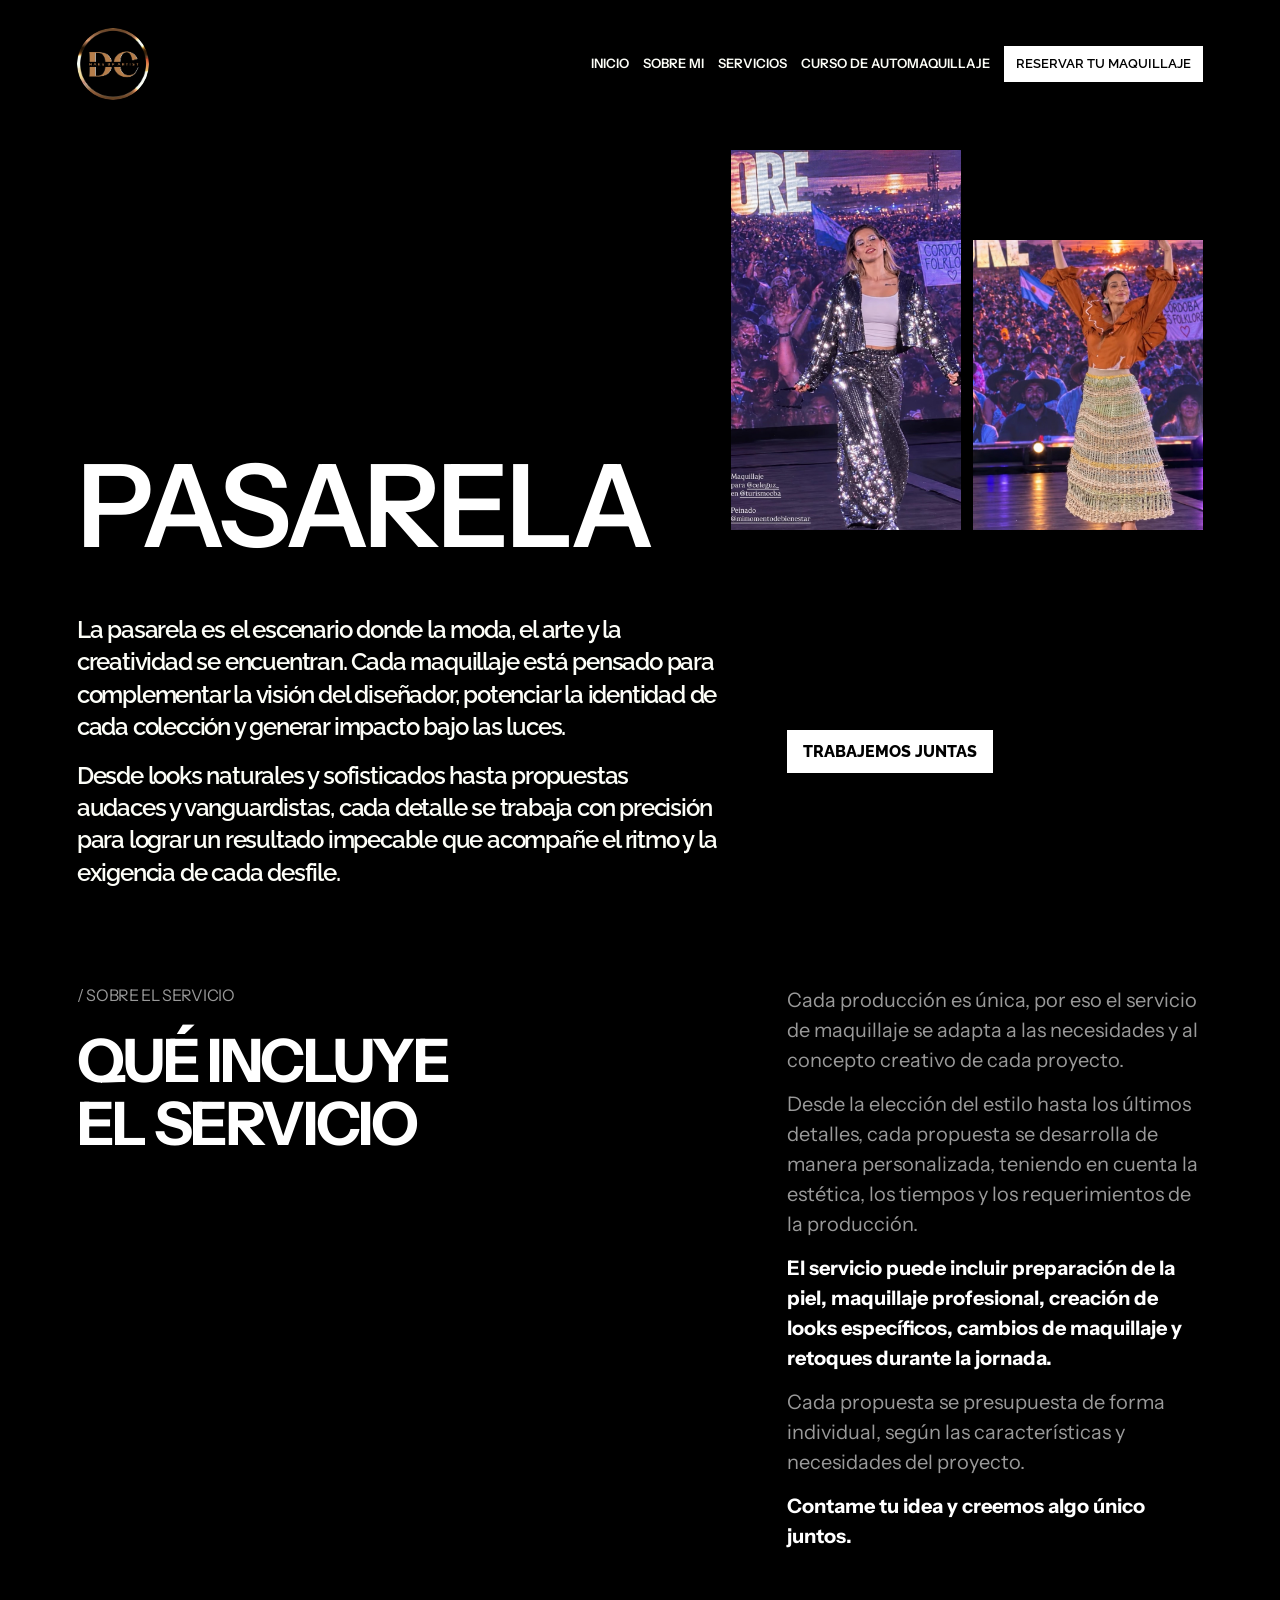
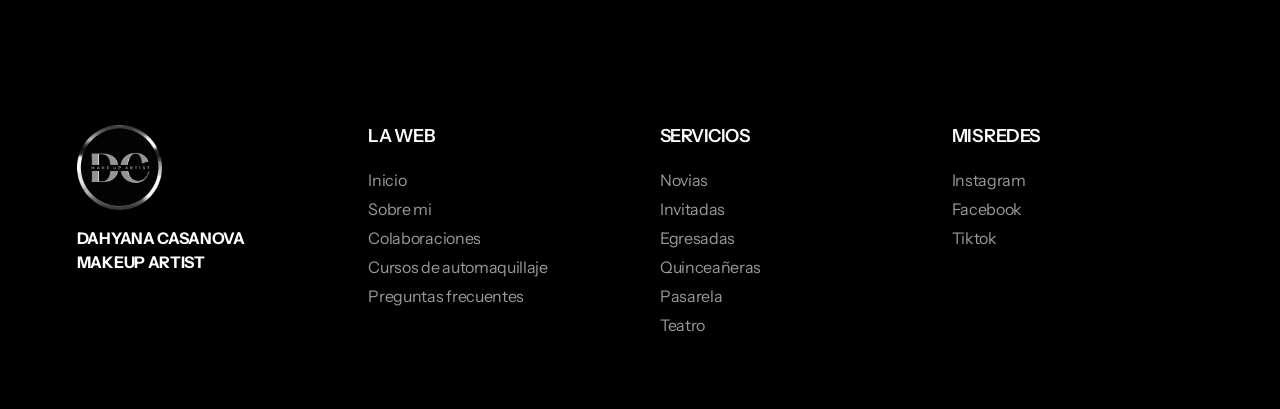
<file: pasarela.html>
<!DOCTYPE html>
<html lang="es">
  <head>
    <meta charset="UTF-8" />
    <meta name="viewport" content="width=device-width, initial-scale=1" />
    <title>Maquillaje de pasarela | Dahyana Casanova Córdoba</title>
    <meta name="description" content="Maquillaje de pasarela y moda en Córdoba Capital. Producciones creativas con Dahyana Casanova Makeup Artist." />
    <meta name="keywords" content="Dahyana Casanova, Maquilladora profesional en Córdoba capital, Maquillaje para novias, egresadas y quinceañeras, Cursos de automaquillaje en Córdoba, Makeup artist Córdoba" />
    <meta name="author" content="Dahyana Casanova" />
    <meta name="geo.region" content="AR-X" />
    <meta name="geo.placename" content="Córdoba Capital" />
    <link rel="canonical" href="https://dahyana-casanova.vercel.app/pasarela.html" />
    <meta property="og:locale" content="es_AR" />
    <meta property="og:type" content="website" />
    <meta property="og:site_name" content="Dahyana Casanova — Makeup Artist" />
    <meta property="og:title" content="Maquillaje de pasarela | Dahyana Casanova Córdoba" />
    <meta property="og:description" content="Maquillaje de pasarela y moda en Córdoba Capital. Producciones creativas con Dahyana Casanova Makeup Artist." />
    <meta property="og:url" content="https://dahyana-casanova.vercel.app/pasarela.html" />
    <meta property="og:image" content="https://dahyana-casanova.vercel.app/assets/pasa-hero-a.jpg" />
    <meta property="og:image:alt" content="Dahyana Casanova Makeup Artist" />
    <meta name="twitter:card" content="summary_large_image" />
    <meta name="twitter:title" content="Maquillaje de pasarela | Dahyana Casanova Córdoba" />
    <meta name="twitter:description" content="Maquillaje de pasarela y moda en Córdoba Capital. Producciones creativas con Dahyana Casanova Makeup Artist." />
    <meta name="twitter:image" content="https://dahyana-casanova.vercel.app/assets/pasa-hero-a.jpg" />
    <link rel="preconnect" href="https://fonts.googleapis.com" />
    <link rel="preconnect" href="https://fonts.gstatic.com" crossorigin />
    <link href="https://fonts.googleapis.com/css2?family=Instrument+Sans:wght@400;600;700&family=Raleway:wght@600;800&display=swap" rel="stylesheet" />
    <link rel="stylesheet" href="styles.css" />
  </head>
  <body>
    <header class="nav">
      <a class="logo" href="index.html" aria-label="Dahyana Casanova, inicio">
        <img src="assets/logo.png" alt="" width="88" height="88" />
      </a>
      <button class="menu-toggle" type="button" aria-expanded="false" aria-controls="site-menu">
        <span class="menu-toggle-lines" aria-hidden="true"></span>
        <span class="menu-close-label" aria-hidden="true">Cerrar</span>
        <span class="visually-hidden">Abrir menú</span>
      </button>
      <nav class="menu" id="site-menu">
        <a href="index.html">Inicio</a>
        <a href="sobre-mi.html">Sobre mi</a>
        <a href="servicios.html">Servicios</a>
        <a href="curso.html">Curso de automaquillaje</a>
        <a class="reserve" href="https://wa.me/message/RSBGUTGIJ33GP1" target="_blank" rel="noopener noreferrer">Reservar tu maquillaje</a>
      </nav>
    </header>
    <main class="page">
      <header class="novia-top">
        <h1 class="page-title">Pasarela</h1>
        <div class="novia-photos">
          <figure><img src="assets/pasa-hero-a.jpg" alt="Maquillaje de pasarela con conjunto de lentejuelas" /></figure>
          <figure><img src="assets/pasa-hero-b.jpg" alt="Maquillaje de pasarela con vestuario naranja" /></figure>
        </div>
      </header>
      <section class="novia-intro">
        <div>
          <p class="lead">La pasarela es el escenario donde la moda, el arte y la creatividad se encuentran. Cada maquillaje está pensado para complementar la visión del diseñador, potenciar la identidad de cada colección y generar impacto bajo las luces.</p>
          <p class="lead">Desde looks naturales y sofisticados hasta propuestas audaces y vanguardistas, cada detalle se trabaja con precisión para lograr un resultado impecable que acompañe el ritmo y la exigencia de cada desfile.</p>
        </div>
        <a class="solid" href="https://wa.me/message/RSBGUTGIJ33GP1" target="_blank" rel="noopener noreferrer">Trabajemos juntas</a>
      </section>
      <section class="include">
        <div>
          <p class="kicker">/ Sobre el servicio</p>
          <h2>Qué incluye<br />el servicio</h2>
        </div>
        <div class="copy">
          <p>Cada producción es única, por eso el servicio de maquillaje se adapta a las necesidades y al concepto creativo de cada proyecto.</p>
          <p>Desde la elección del estilo hasta los últimos detalles, cada propuesta se desarrolla de manera personalizada, teniendo en cuenta la estética, los tiempos y los requerimientos de la producción.</p>
          <p><strong>El servicio puede incluir preparación de la piel, maquillaje profesional, creación de looks específicos, cambios de maquillaje y retoques durante la jornada.</strong></p>
          <p>Cada propuesta se presupuesta de forma individual, según las características y necesidades del proyecto.</p>
          <p><strong>Contame tu idea y creemos algo único juntos.</strong></p>
        </div>
      </section>
    </main>
    <footer class="footer">
      <div class="brand-lockup">
        <img src="assets/logo-footer.png" alt="" width="85" height="85" />
        <p>Dahyana Casanova<br />Makeup artist</p>
      </div>
      <nav>
        <h2>La web</h2>
        <a href="index.html">Inicio</a>
        <a href="sobre-mi.html">Sobre mi</a>
        <a href="colaboraciones.html">Colaboraciones</a>
        <a href="curso.html">Cursos de automaquillaje</a>
        <a href="preguntas.html">Preguntas frecuentes</a>
      </nav>
      <nav>
        <h2>Servicios</h2>
        <a href="novias.html">Novias</a>
        <a href="invitadas.html">Invitadas</a>
        <a href="egresadas.html">Egresadas</a>
        <a href="quinceaneras.html">Quinceañeras</a>
        <a href="pasarela.html" aria-current="page">Pasarela</a>
        <a href="teatro.html">Teatro</a>
      </nav>
      <nav>
        <h2>Mis redes</h2>
        <a href="https://www.instagram.com/dc.makupartist" target="_blank" rel="noreferrer">Instagram</a>
        <a href="https://www.facebook.com/share/1CUJH6Q4Ke/?mibextid=wwXIfr" target="_blank" rel="noreferrer">Facebook</a>
        <a href="https://www.tiktok.com/@dc.makupartist?_r=1&_t=ZS-9BXdEngpCKb" target="_blank" rel="noreferrer">Tiktok</a>
      </nav>
    </footer>
    <script src="main.js"></script>
  </body>
</html>
</file>
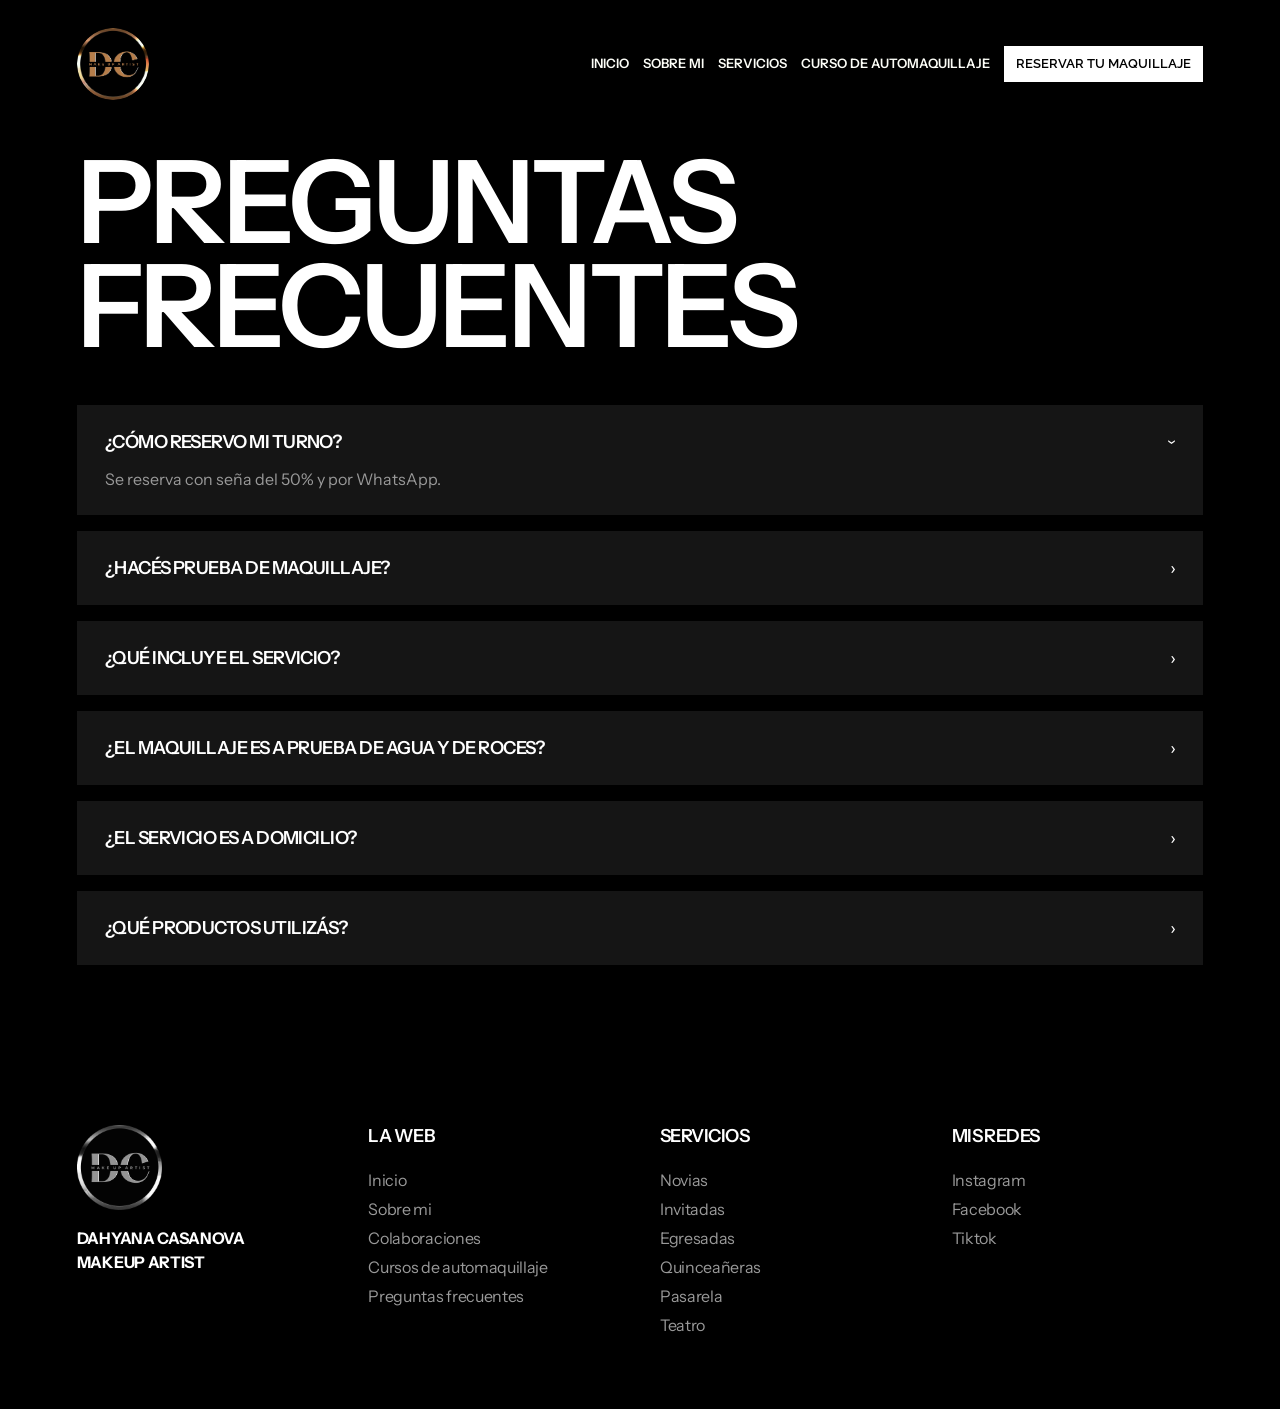
<file: preguntas.html>
<!DOCTYPE html>
<html lang="es">
  <head>
    <meta charset="UTF-8" />
    <meta name="viewport" content="width=device-width, initial-scale=1" />
    <title>Preguntas frecuentes | Dahyana Casanova Makeup Artist</title>
    <meta name="description" content="Preguntas frecuentes sobre reservas, seña, prueba de maquillaje y servicios de Dahyana Casanova en Córdoba Capital." />
    <meta name="keywords" content="Dahyana Casanova, Maquilladora profesional en Córdoba capital, Maquillaje para novias, egresadas y quinceañeras, Cursos de automaquillaje en Córdoba, Makeup artist Córdoba" />
    <meta name="author" content="Dahyana Casanova" />
    <meta name="geo.region" content="AR-X" />
    <meta name="geo.placename" content="Córdoba Capital" />
    <link rel="canonical" href="https://dahyana-casanova.vercel.app/preguntas.html" />
    <meta property="og:locale" content="es_AR" />
    <meta property="og:type" content="website" />
    <meta property="og:site_name" content="Dahyana Casanova — Makeup Artist" />
    <meta property="og:title" content="Preguntas frecuentes | Dahyana Casanova Makeup Artist" />
    <meta property="og:description" content="Preguntas frecuentes sobre reservas, seña, prueba de maquillaje y servicios de Dahyana Casanova en Córdoba Capital." />
    <meta property="og:url" content="https://dahyana-casanova.vercel.app/preguntas.html" />
    <meta property="og:image" content="https://dahyana-casanova.vercel.app/assets/logo.png" />
    <meta property="og:image:alt" content="Dahyana Casanova Makeup Artist" />
    <meta name="twitter:card" content="summary_large_image" />
    <meta name="twitter:title" content="Preguntas frecuentes | Dahyana Casanova Makeup Artist" />
    <meta name="twitter:description" content="Preguntas frecuentes sobre reservas, seña, prueba de maquillaje y servicios de Dahyana Casanova en Córdoba Capital." />
    <meta name="twitter:image" content="https://dahyana-casanova.vercel.app/assets/logo.png" />
    <link rel="preconnect" href="https://fonts.googleapis.com" />
    <link rel="preconnect" href="https://fonts.gstatic.com" crossorigin />
    <link
      href="https://fonts.googleapis.com/css2?family=Instrument+Sans:wght@400;600;700&family=Raleway:wght@800&display=swap"
      rel="stylesheet"
    />
    <link rel="stylesheet" href="styles.css" />
  </head>
  <body>
    <header class="nav">
      <a class="logo" href="index.html" aria-label="Dahyana Casanova, inicio">
        <img src="assets/logo.png" alt="" width="88" height="88" />
      </a>
      <button class="menu-toggle" type="button" aria-expanded="false" aria-controls="site-menu">
        <span class="menu-toggle-lines" aria-hidden="true"></span>
        <span class="menu-close-label" aria-hidden="true">Cerrar</span>
        <span class="visually-hidden">Abrir menú</span>
      </button>
      <nav class="menu" id="site-menu">
        <a href="index.html">Inicio</a>
        <a href="sobre-mi.html">Sobre mi</a>
        <a href="servicios.html">Servicios</a>
        <a href="curso.html">Curso de automaquillaje</a>
        <a class="reserve" href="https://wa.me/message/RSBGUTGIJ33GP1" target="_blank" rel="noopener noreferrer">Reservar tu maquillaje</a>
      </nav>
    </header>

    <main class="page">
      <h1 class="page-title">Preguntas<br />frecuentes</h1>
      <div class="accordion" style="margin-top: 48px">
        <details open>
          <summary>¿Cómo reservo mi turno?</summary>
          <p>
            Se reserva con seña del 50% y por <a href="https://wa.me/message/RSBGUTGIJ33GP1" target="_blank" rel="noopener noreferrer">WhatsApp</a>.
          </p>
        </details>
        <details>
          <summary>¿Hacés prueba de maquillaje?</summary>
          <p>
            Sí, es opcional. En novias recomiendo 100% hacerlas para encontrar tu estilo y que el día de tu boda ya no tengas que pensar en el maquillaje.
          </p>
        </details>
        <details>
          <summary>¿Qué incluye el servicio?</summary>
          <p>
            Preparación de la piel con productos aptos acorde a tus necesidades, permitiendo mayor duración de tu maquillaje y una piel impecable; seguido por un maquillaje completo y colocación de pestañas (opcional).
          </p>
        </details>
        <details>
          <summary>¿El maquillaje es a prueba de agua y de roces?</summary>
          <p>
            Sí, te garantizo un maquillaje de larga duración acorde al tipo de evento, con productos a prueba de roces y a prueba de agua.
          </p>
        </details>
        <details>
          <summary>¿El servicio es a domicilio?</summary>
          <p>Sí, podés elegir maquillarte en estudio o a domicilio según tu necesidad.</p>
        </details>
        <details>
          <summary>¿Qué productos utilizás?</summary>
          <p>
            Uso productos nacionales e internacionales de alta calidad, tales como MAC, Dior, Lancôme, Kryolan, Anastasia, BPerfect y Givenchy, entre otros. Marcas ya aprobadas y probadas por mí.
          </p>
        </details>
      </div>
    </main>

    <footer class="footer">
      <div class="brand-lockup">
        <img src="assets/logo-footer.png" alt="" width="85" height="85" />
        <p>Dahyana Casanova<br />Makeup artist</p>
      </div>
      <nav>
        <h2>La web</h2>
        <a href="index.html">Inicio</a>
        <a href="sobre-mi.html">Sobre mi</a>
        <a href="colaboraciones.html">Colaboraciones</a>
        <a href="curso.html">Cursos de automaquillaje</a>
        <a href="preguntas.html">Preguntas frecuentes</a>
      </nav>
      <nav>
        <h2>Servicios</h2>
        <a href="novias.html">Novias</a>
        <a href="invitadas.html">Invitadas</a>
        <a href="egresadas.html">Egresadas</a>
        <a href="quinceaneras.html">Quinceañeras</a>
        <a href="pasarela.html">Pasarela</a>
        <a href="teatro.html">Teatro</a>
      </nav>
      <nav>
        <h2>Mis redes</h2>
        <a href="https://www.instagram.com/dc.makupartist" target="_blank" rel="noreferrer">Instagram</a>
        <a href="https://www.facebook.com/share/1CUJH6Q4Ke/?mibextid=wwXIfr" target="_blank" rel="noreferrer">Facebook</a>
        <a href="https://www.tiktok.com/@dc.makupartist?_r=1&_t=ZS-9BXdEngpCKb" target="_blank" rel="noreferrer">Tiktok</a>
      </nav>
    </footer>
    <script src="main.js"></script>
  </body>
</html>
</file>
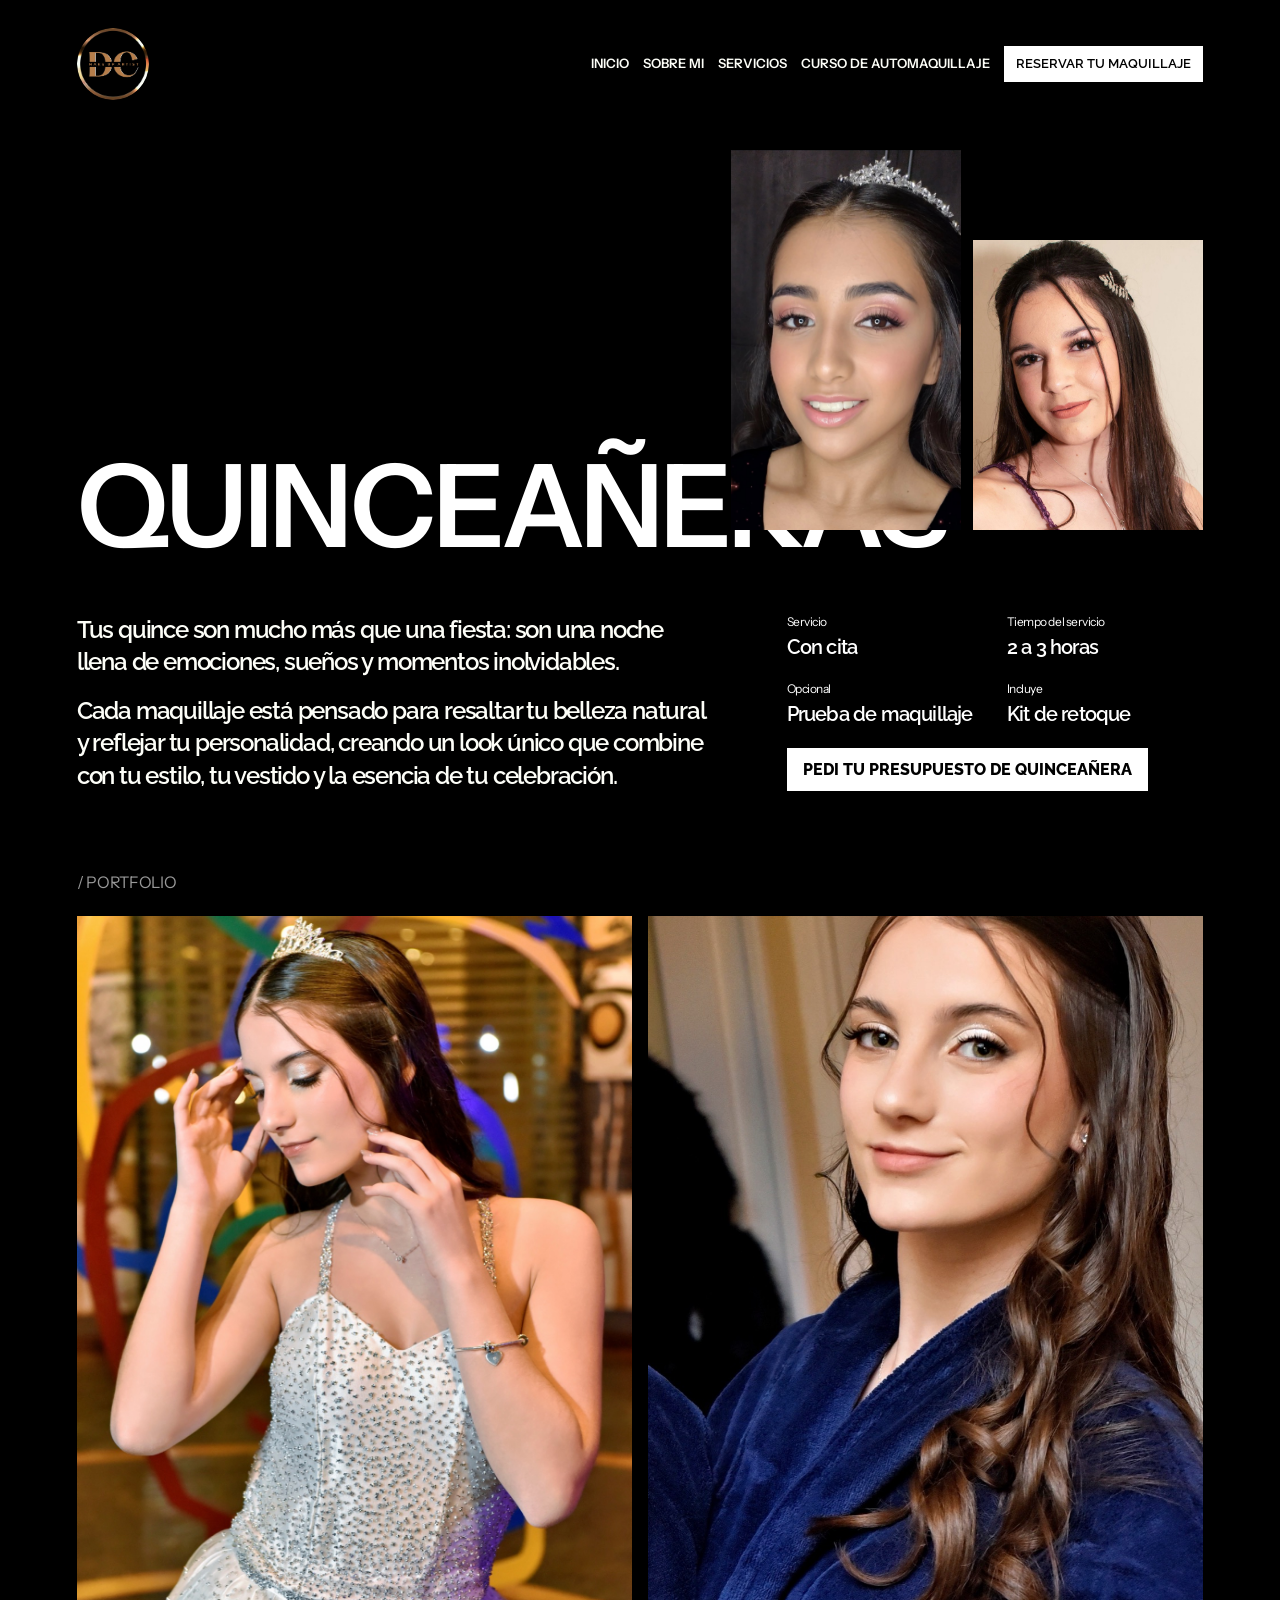
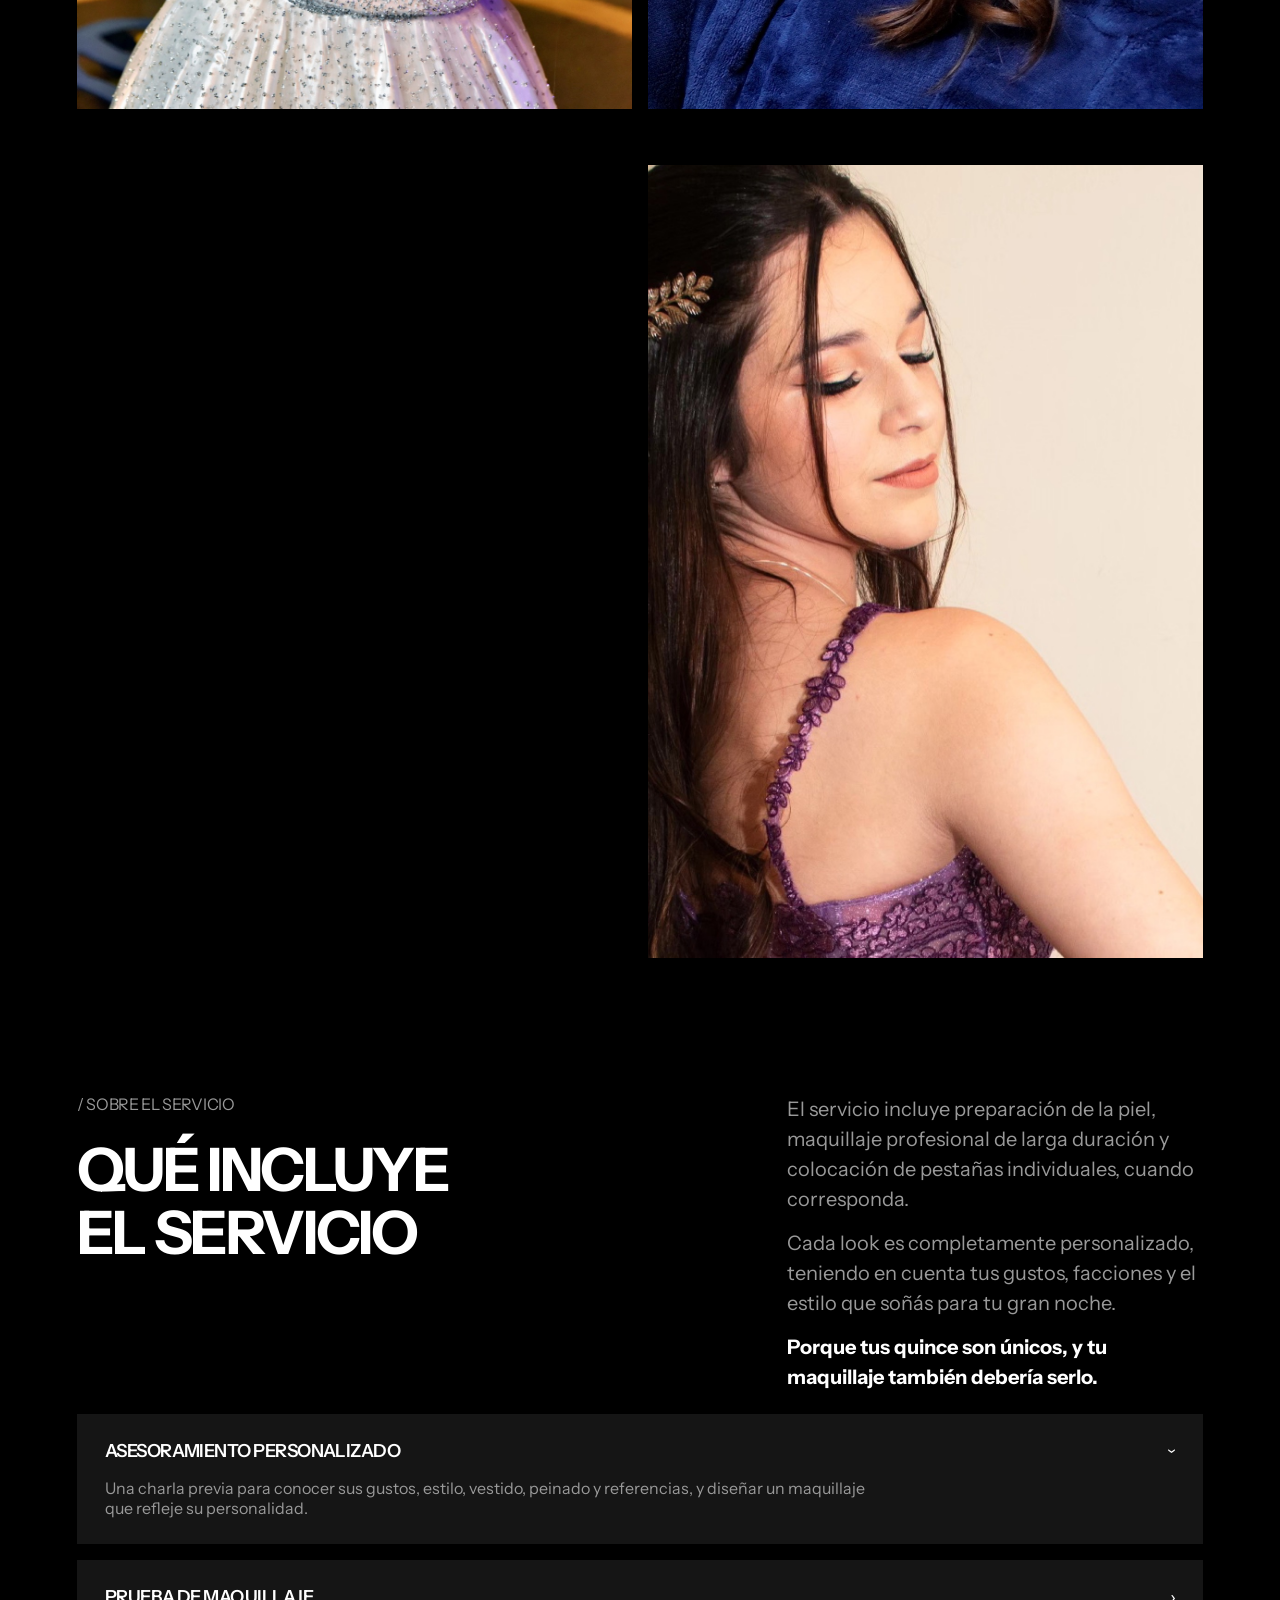
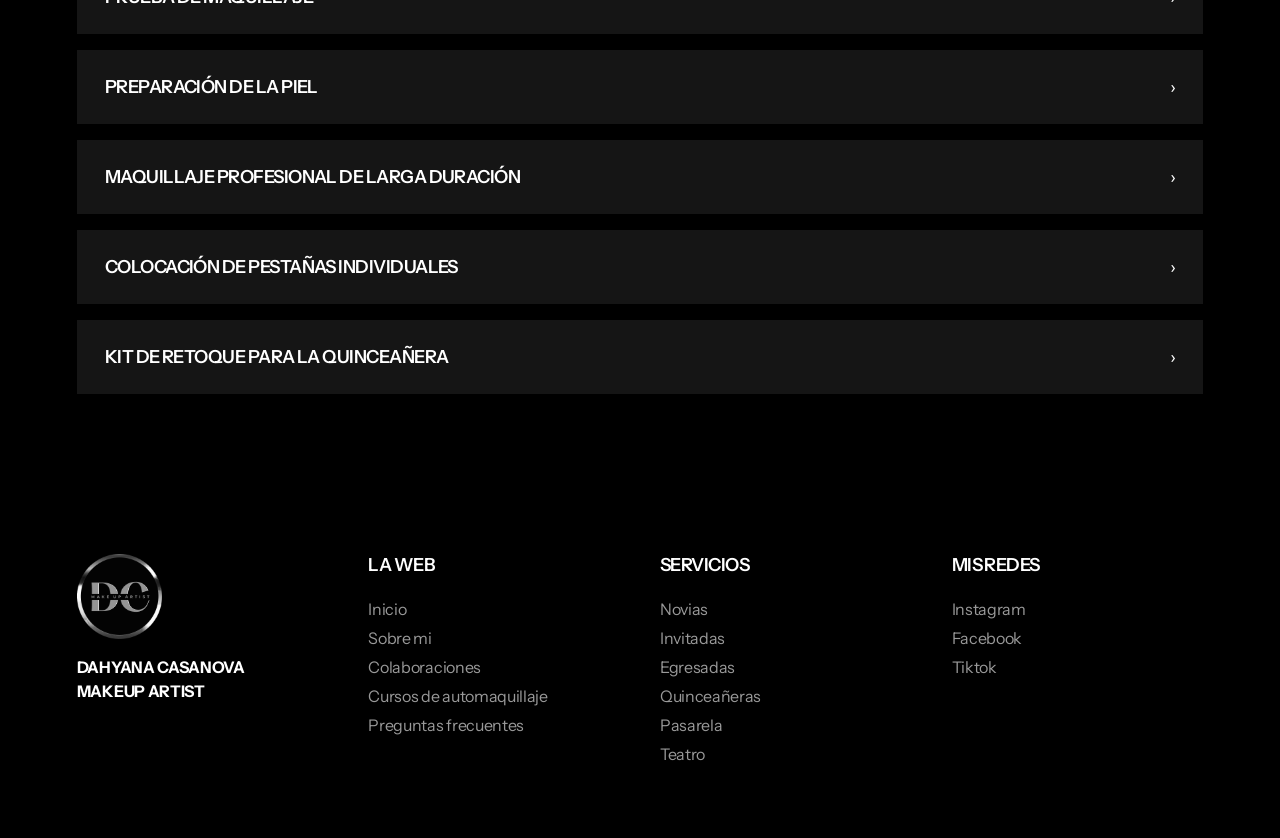
<file: quinceaneras.html>
<!DOCTYPE html>
<html lang="es">
  <head>
    <meta charset="UTF-8" />
    <meta name="viewport" content="width=device-width, initial-scale=1" />
    <title>Maquillaje para quinceañeras en Córdoba | Dahyana Casanova</title>
    <meta name="description" content="Maquillaje para quinceañeras en Córdoba Capital: un look único para tu gran noche. Dahyana Casanova, maquilladora profesional." />
    <meta name="keywords" content="Dahyana Casanova, Maquilladora profesional en Córdoba capital, Maquillaje para novias, egresadas y quinceañeras, Cursos de automaquillaje en Córdoba, Makeup artist Córdoba" />
    <meta name="author" content="Dahyana Casanova" />
    <meta name="geo.region" content="AR-X" />
    <meta name="geo.placename" content="Córdoba Capital" />
    <link rel="canonical" href="https://dahyana-casanova.vercel.app/quinceaneras.html" />
    <meta property="og:locale" content="es_AR" />
    <meta property="og:type" content="website" />
    <meta property="og:site_name" content="Dahyana Casanova — Makeup Artist" />
    <meta property="og:title" content="Maquillaje para quinceañeras en Córdoba | Dahyana Casanova" />
    <meta property="og:description" content="Maquillaje para quinceañeras en Córdoba Capital: un look único para tu gran noche. Dahyana Casanova, maquilladora profesional." />
    <meta property="og:url" content="https://dahyana-casanova.vercel.app/quinceaneras.html" />
    <meta property="og:image" content="https://dahyana-casanova.vercel.app/assets/quince-hero-a.jpg" />
    <meta property="og:image:alt" content="Dahyana Casanova Makeup Artist" />
    <meta name="twitter:card" content="summary_large_image" />
    <meta name="twitter:title" content="Maquillaje para quinceañeras en Córdoba | Dahyana Casanova" />
    <meta name="twitter:description" content="Maquillaje para quinceañeras en Córdoba Capital: un look único para tu gran noche. Dahyana Casanova, maquilladora profesional." />
    <meta name="twitter:image" content="https://dahyana-casanova.vercel.app/assets/quince-hero-a.jpg" />
    <link rel="preconnect" href="https://fonts.googleapis.com" />
    <link rel="preconnect" href="https://fonts.gstatic.com" crossorigin />
    <link href="https://fonts.googleapis.com/css2?family=Instrument+Sans:wght@400;600;700&family=Raleway:wght@600;800&display=swap" rel="stylesheet" />
    <link rel="stylesheet" href="styles.css" />
  </head>
  <body>
    <header class="nav">
      <a class="logo" href="index.html" aria-label="Dahyana Casanova, inicio">
        <img src="assets/logo.png" alt="" width="88" height="88" />
      </a>
      <button class="menu-toggle" type="button" aria-expanded="false" aria-controls="site-menu">
        <span class="menu-toggle-lines" aria-hidden="true"></span>
        <span class="menu-close-label" aria-hidden="true">Cerrar</span>
        <span class="visually-hidden">Abrir menú</span>
      </button>
      <nav class="menu" id="site-menu">
        <a href="index.html">Inicio</a>
        <a href="sobre-mi.html">Sobre mi</a>
        <a href="servicios.html">Servicios</a>
        <a href="curso.html">Curso de automaquillaje</a>
        <a class="reserve" href="https://wa.me/message/RSBGUTGIJ33GP1" target="_blank" rel="noopener noreferrer">Reservar tu maquillaje</a>
      </nav>
    </header>
    <main class="page">
      <header class="novia-top">
        <h1 class="page-title">Quinceañeras</h1>
        <div class="novia-photos">
          <figure><img src="assets/quince-hero-a.jpg" alt="Quinceañera con tiara" /></figure>
          <figure><img src="assets/quince-hero-b.jpg" alt="Quinceañera con vestido violeta" /></figure>
        </div>
      </header>
      <section class="novia-intro">
        <div>
          <p class="lead">Tus quince son mucho más que una fiesta: son una noche llena de emociones, sueños y momentos inolvidables.</p>
          <p class="lead">Cada maquillaje está pensado para resaltar tu belleza natural y reflejar tu personalidad, creando un look único que combine con tu estilo, tu vestido y la esencia de tu celebración.</p>
        </div>
        <div class="facts">
          <p><span>Servicio</span><strong>Con cita</strong></p>
          <p><span>Tiempo del servicio</span><strong>2 a 3 horas</strong></p>
          <p><span>Opcional</span><strong>Prueba de maquillaje</strong></p>
          <p><span>Incluye</span><strong>Kit de retoque</strong></p>
          <a class="solid" href="https://wa.me/message/RSBGUTGIJ33GP1" target="_blank" rel="noopener noreferrer">Pedi tu presupuesto de quinceañera</a>
        </div>
      </section>
      <p class="kicker">/ Portfolio</p>
      <div class="editorial">
        <figure class="portrait">
          <img src="assets/quince-1.jpg" alt="Quinceañera con vestido de lentejuelas" />
        </figure>
        <figure class="portrait">
          <img src="assets/quince-2.jpg" alt="Quinceañera con bata azul y tiara" />
        </figure>
        <figure class="portrait"></figure>
        <figure class="portrait">
          <img src="assets/quince-4.jpg" alt="Quinceañera con vestido violeta y peineta" />
        </figure>
      </div>
      <section class="include">
        <div>
          <p class="kicker">/ Sobre el servicio</p>
          <h2>Qué incluye<br />el servicio</h2>
        </div>
        <div class="copy">
          <p>El servicio incluye preparación de la piel, maquillaje profesional de larga duración y colocación de pestañas individuales, cuando corresponda.</p>
          <p>Cada look es completamente personalizado, teniendo en cuenta tus gustos, facciones y el estilo que soñás para tu gran noche.</p>
          <p><strong>Porque tus quince son únicos, y tu maquillaje también debería serlo.</strong></p>
        </div>
      </section>
      <div class="accordion">
        <details open>
          <summary>Asesoramiento personalizado</summary>
          <p>Una charla previa para conocer sus gustos, estilo, vestido, peinado y referencias, y diseñar un maquillaje que refleje su personalidad.</p>
        </details>
        <details>
          <summary>Prueba de maquillaje</summary>
          <p>Es opcional. Una sesión previa para definir el look, probar tonalidades, acabados y realizar los ajustes necesarios antes de tus quince.</p>
        </details>
        <details>
          <summary>Preparación de la piel</summary>
          <p>Rutina de skincare adaptada a las necesidades de la piel para conseguir un acabado luminoso, uniforme y duradero.</p>
        </details>
        <details>
          <summary>Maquillaje profesional de larga duración</summary>
          <p>Aplicación de productos de alta calidad y técnicas para lograr un maquillaje resistente, pensado para las fotografías y las emociones del día.</p>
        </details>
        <details>
          <summary>Colocación de pestañas individuales</summary>
          <p>Para realzar la mirada de manera natural o intensa, según el estilo elegido y siempre que las pestañas lo permitan.</p>
        </details>
        <details>
          <summary>Kit de retoque para la quinceañera</summary>
          <p>Un pequeño kit con elementos esenciales para mantener el maquillaje impecable durante la celebración.</p>
        </details>
      </div>
    </main>
    <footer class="footer">
      <div class="brand-lockup">
        <img src="assets/logo-footer.png" alt="" width="85" height="85" />
        <p>Dahyana Casanova<br />Makeup artist</p>
      </div>
      <nav>
        <h2>La web</h2>
        <a href="index.html">Inicio</a>
        <a href="sobre-mi.html">Sobre mi</a>
        <a href="colaboraciones.html">Colaboraciones</a>
        <a href="curso.html">Cursos de automaquillaje</a>
        <a href="preguntas.html">Preguntas frecuentes</a>
      </nav>
      <nav>
        <h2>Servicios</h2>
        <a href="novias.html">Novias</a>
        <a href="invitadas.html">Invitadas</a>
        <a href="egresadas.html">Egresadas</a>
        <a href="quinceaneras.html" aria-current="page">Quinceañeras</a>
        <a href="pasarela.html">Pasarela</a>
        <a href="teatro.html">Teatro</a>
      </nav>
      <nav>
        <h2>Mis redes</h2>
        <a href="https://www.instagram.com/dc.makupartist" target="_blank" rel="noreferrer">Instagram</a>
        <a href="https://www.facebook.com/share/1CUJH6Q4Ke/?mibextid=wwXIfr" target="_blank" rel="noreferrer">Facebook</a>
        <a href="https://www.tiktok.com/@dc.makupartist?_r=1&_t=ZS-9BXdEngpCKb" target="_blank" rel="noreferrer">Tiktok</a>
      </nav>
    </footer>
    <script src="main.js"></script>
  </body>
</html>
</file>
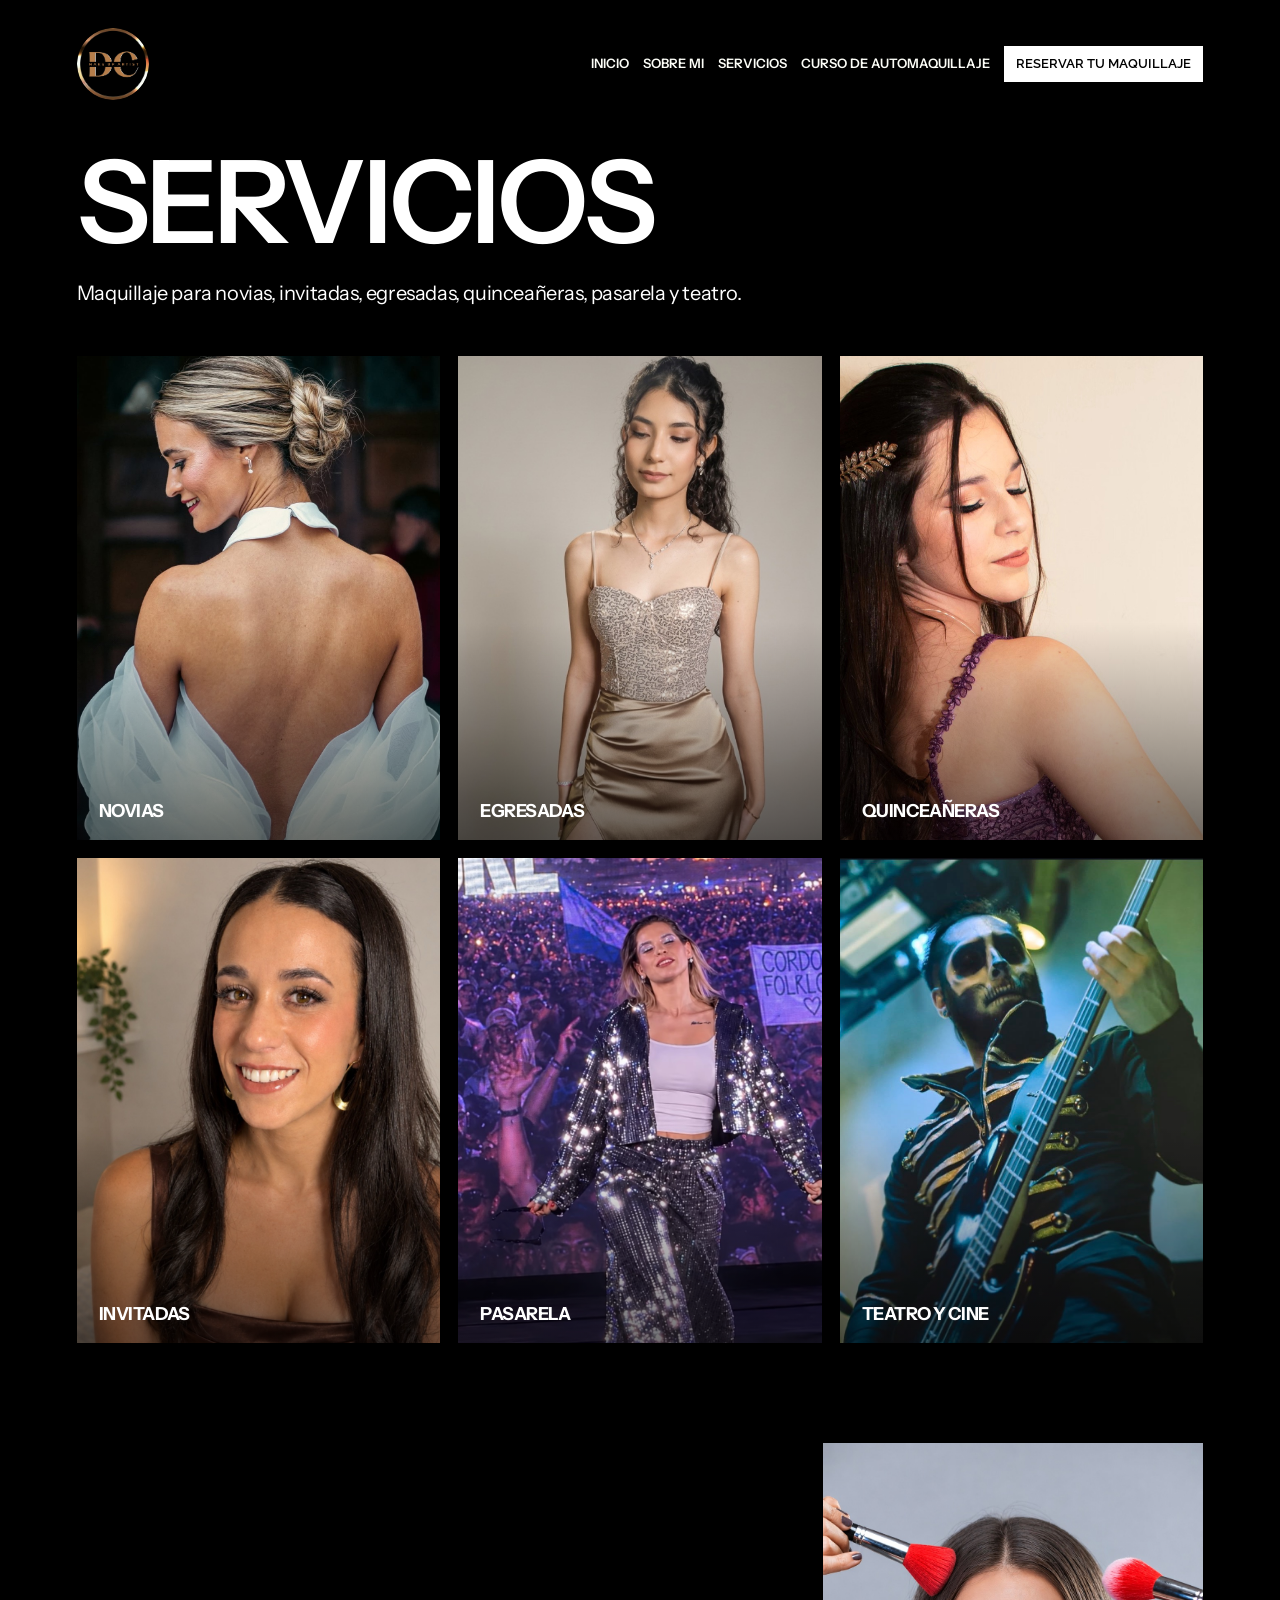
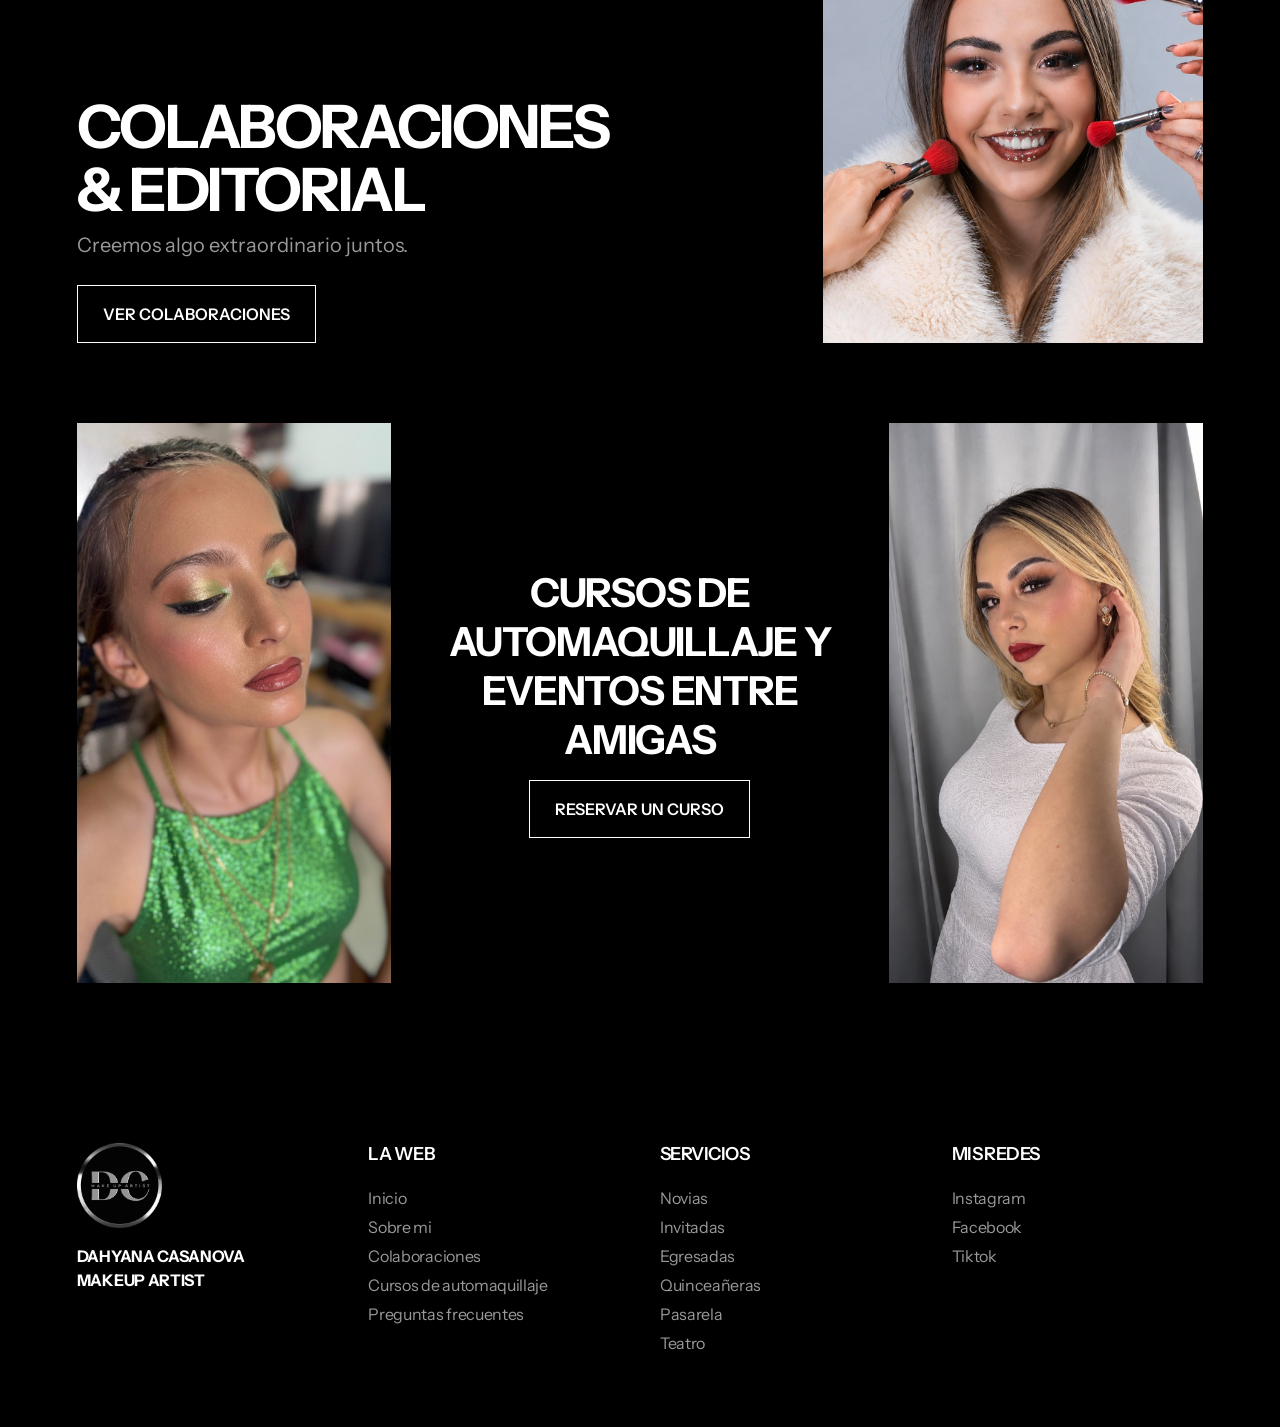
<file: servicios.html>
<!DOCTYPE html>
<html lang="es">
  <head>
    <meta charset="UTF-8" />
    <meta name="viewport" content="width=device-width, initial-scale=1" />
    <title>Servicios de maquillaje en Córdoba | Dahyana Casanova</title>
    <meta name="description" content="Maquillaje para novias, egresadas, quinceañeras e invitadas en Córdoba Capital. Descubrí los servicios de Dahyana Casanova." />
    <meta name="keywords" content="Dahyana Casanova, Maquilladora profesional en Córdoba capital, Maquillaje para novias, egresadas y quinceañeras, Cursos de automaquillaje en Córdoba, Makeup artist Córdoba" />
    <meta name="author" content="Dahyana Casanova" />
    <meta name="geo.region" content="AR-X" />
    <meta name="geo.placename" content="Córdoba Capital" />
    <link rel="canonical" href="https://dahyana-casanova.vercel.app/servicios.html" />
    <meta property="og:locale" content="es_AR" />
    <meta property="og:type" content="website" />
    <meta property="og:site_name" content="Dahyana Casanova — Makeup Artist" />
    <meta property="og:title" content="Servicios de maquillaje en Córdoba | Dahyana Casanova" />
    <meta property="og:description" content="Maquillaje para novias, egresadas, quinceañeras e invitadas en Córdoba Capital. Descubrí los servicios de Dahyana Casanova." />
    <meta property="og:url" content="https://dahyana-casanova.vercel.app/servicios.html" />
    <meta property="og:image" content="https://dahyana-casanova.vercel.app/assets/novia-wide.jpg" />
    <meta property="og:image:alt" content="Dahyana Casanova Makeup Artist" />
    <meta name="twitter:card" content="summary_large_image" />
    <meta name="twitter:title" content="Servicios de maquillaje en Córdoba | Dahyana Casanova" />
    <meta name="twitter:description" content="Maquillaje para novias, egresadas, quinceañeras e invitadas en Córdoba Capital. Descubrí los servicios de Dahyana Casanova." />
    <meta name="twitter:image" content="https://dahyana-casanova.vercel.app/assets/novia-wide.jpg" />
    <link rel="preconnect" href="https://fonts.googleapis.com" />
    <link rel="preconnect" href="https://fonts.gstatic.com" crossorigin />
    <link
      href="https://fonts.googleapis.com/css2?family=Instrument+Sans:wght@400;600;700&family=Raleway:wght@800&display=swap"
      rel="stylesheet"
    />
    <link rel="stylesheet" href="styles.css" />
  </head>
  <body>
    <header class="nav">
      <a class="logo" href="index.html" aria-label="Dahyana Casanova, inicio">
        <img src="assets/logo.png" alt="" width="88" height="88" />
      </a>
      <button class="menu-toggle" type="button" aria-expanded="false" aria-controls="site-menu">
        <span class="menu-toggle-lines" aria-hidden="true"></span>
        <span class="menu-close-label" aria-hidden="true">Cerrar</span>
        <span class="visually-hidden">Abrir menú</span>
      </button>
      <nav class="menu" id="site-menu">
        <a href="index.html">Inicio</a>
        <a href="sobre-mi.html">Sobre mi</a>
        <a href="servicios.html" aria-current="page">Servicios</a>
        <a href="curso.html">Curso de automaquillaje</a>
        <a class="reserve" href="https://wa.me/message/RSBGUTGIJ33GP1" target="_blank" rel="noopener noreferrer">Reservar tu maquillaje</a>
      </nav>
    </header>

    <main class="page">
      <h1 class="page-title">Servicios</h1>
      <p class="lede" style="margin: 24px 0 48px; text-align: left">
        Maquillaje para novias, invitadas, egresadas, quinceañeras, pasarela y teatro.
      </p>
      <div class="service-grid">
        <a class="service-card" id="novias" href="novias.html">
          <figure><img src="assets/novia-wide.jpg" alt="Novia de espaldas" /></figure>
          <h3>Novias</h3>
        </a>
        <a class="service-card" id="egresadas" href="egresadas.html">
          <figure><img class="pos-top" src="assets/service-egresadas.jpg" alt="Maquillaje de egresada" /></figure>
          <h3>Egresadas</h3>
        </a>
        <a class="service-card" id="quinceaneras" href="quinceaneras.html">
          <figure><img src="assets/service-quince.jpg" alt="Maquillaje de quinceañera" /></figure>
          <h3>Quinceañeras</h3>
        </a>
        <a class="service-card" id="invitadas" href="invitadas.html">
          <figure><img class="pos-top" src="assets/service-invitadas.jpg" alt="Maquillaje de invitada" /></figure>
          <h3>Invitadas</h3>
        </a>
        <a class="service-card" id="pasarela" href="pasarela.html">
          <figure><img src="assets/service-pasarela.jpg" alt="Maquillaje de pasarela" /></figure>
          <h3>Pasarela</h3>
        </a>
        <a class="service-card" id="teatro" href="teatro.html">
          <figure><img src="assets/collab-side-a.jpg" alt="Maquillaje de teatro" /></figure>
          <h3>Teatro y cine</h3>
        </a>
      </div>

      <section class="service-collab">
        <div>
          <h2>Colaboraciones<br />&amp; editorial</h2>
          <p>Creemos algo extraordinario juntos.</p>
          <a class="outline" href="colaboraciones.html">Ver colaboraciones</a>
        </div>
        <figure>
          <img src="assets/collab-a.jpg" alt="Maquillaje editorial con pinceles" />
        </figure>
      </section>

      <section class="project-band">
        <figure>
          <img src="assets/service-course-left.jpg" alt="Maquillaje con sombra verde" />
        </figure>
        <div>
          <h2>Cursos de automaquillaje y eventos entre amigas</h2>
          <a class="outline" href="curso.html">Reservar un curso</a>
        </div>
        <figure>
          <img src="assets/service-course-right.jpg" alt="Maquillaje con labial rojo" />
        </figure>
      </section>
    </main>

    <footer class="footer">
      <div class="brand-lockup">
        <img src="assets/logo-footer.png" alt="" width="85" height="85" />
        <p>Dahyana Casanova<br />Makeup artist</p>
      </div>
      <nav>
        <h2>La web</h2>
        <a href="index.html">Inicio</a>
        <a href="sobre-mi.html">Sobre mi</a>
        <a href="colaboraciones.html">Colaboraciones</a>
        <a href="curso.html">Cursos de automaquillaje</a>
        <a href="preguntas.html">Preguntas frecuentes</a>
      </nav>
      <nav>
        <h2>Servicios</h2>
        <a href="novias.html">Novias</a>
        <a href="invitadas.html">Invitadas</a>
        <a href="egresadas.html">Egresadas</a>
        <a href="quinceaneras.html">Quinceañeras</a>
        <a href="pasarela.html">Pasarela</a>
        <a href="teatro.html">Teatro</a>
      </nav>
      <nav>
        <h2>Mis redes</h2>
        <a href="https://www.instagram.com/dc.makupartist" target="_blank" rel="noreferrer">Instagram</a>
        <a href="https://www.facebook.com/share/1CUJH6Q4Ke/?mibextid=wwXIfr" target="_blank" rel="noreferrer">Facebook</a>
        <a href="https://www.tiktok.com/@dc.makupartist?_r=1&_t=ZS-9BXdEngpCKb" target="_blank" rel="noreferrer">Tiktok</a>
      </nav>
    </footer>
    <script src="main.js"></script>
  </body>
</html>
</file>
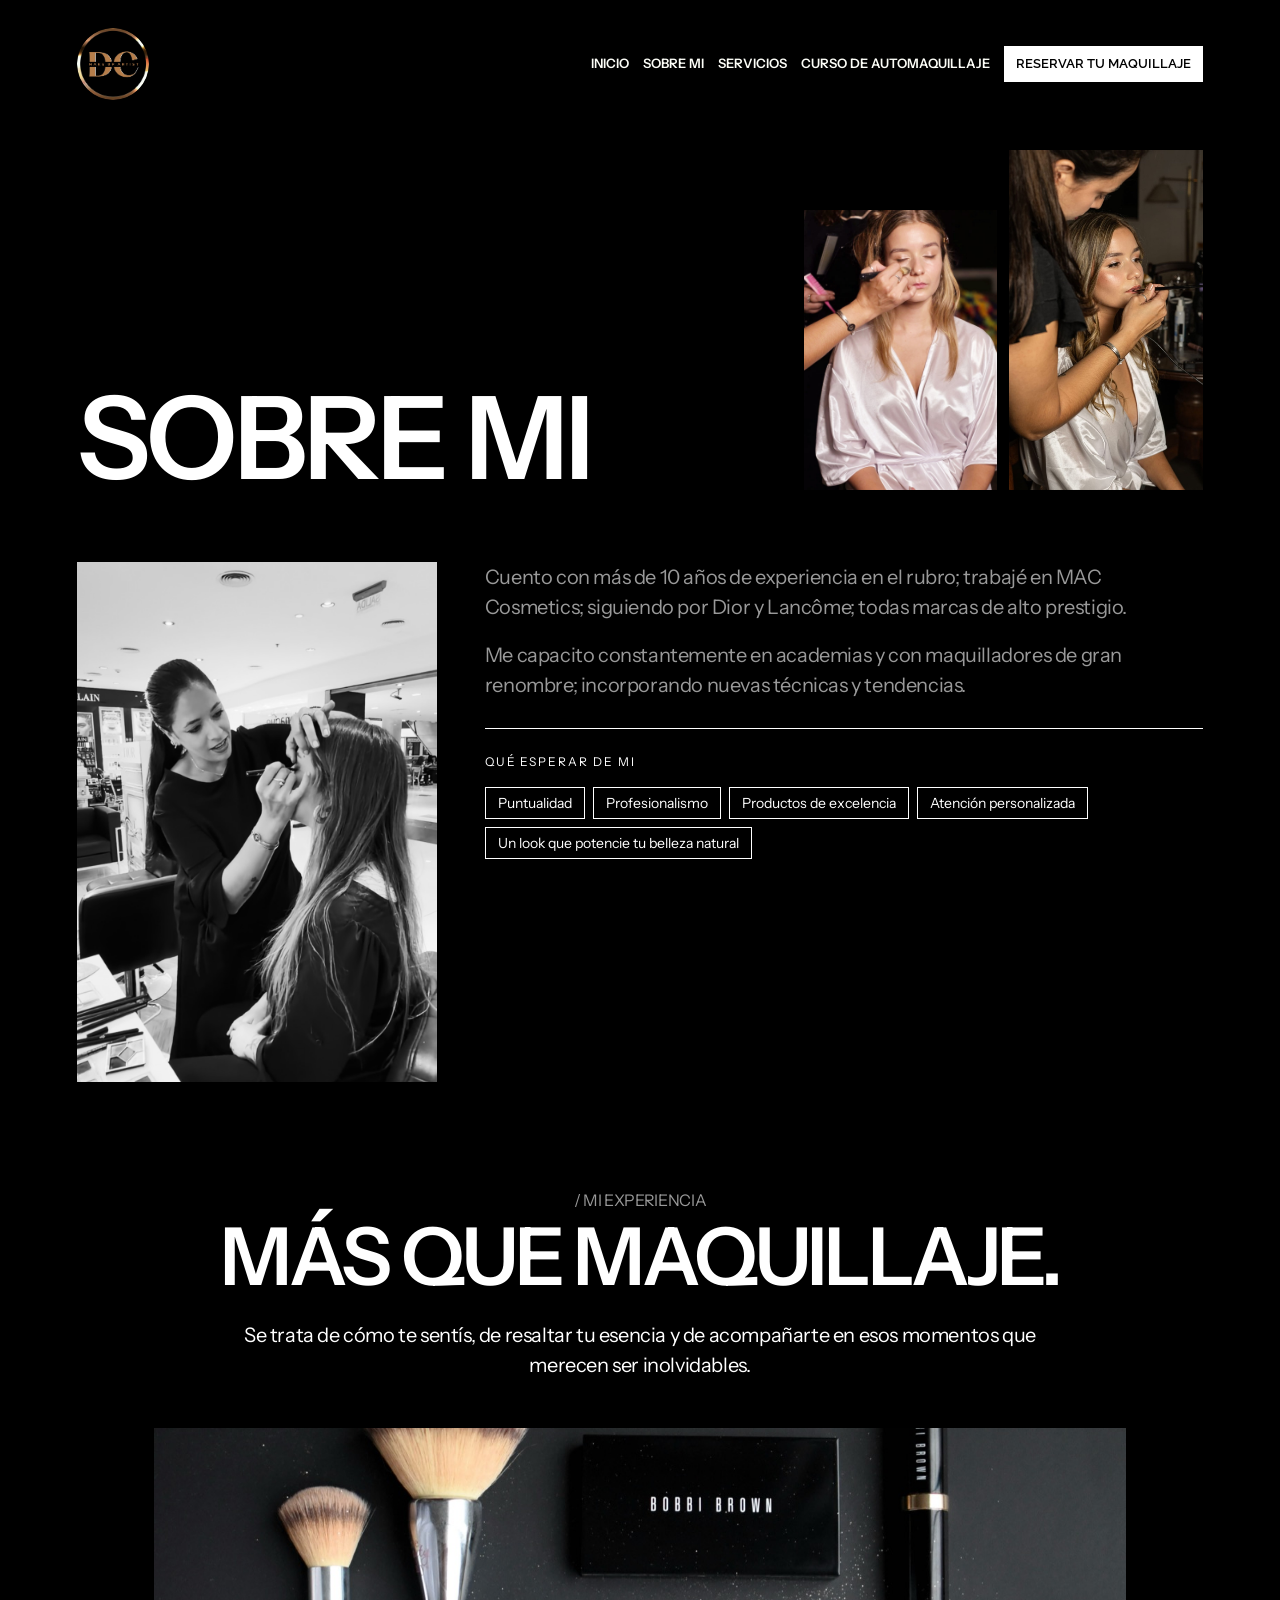
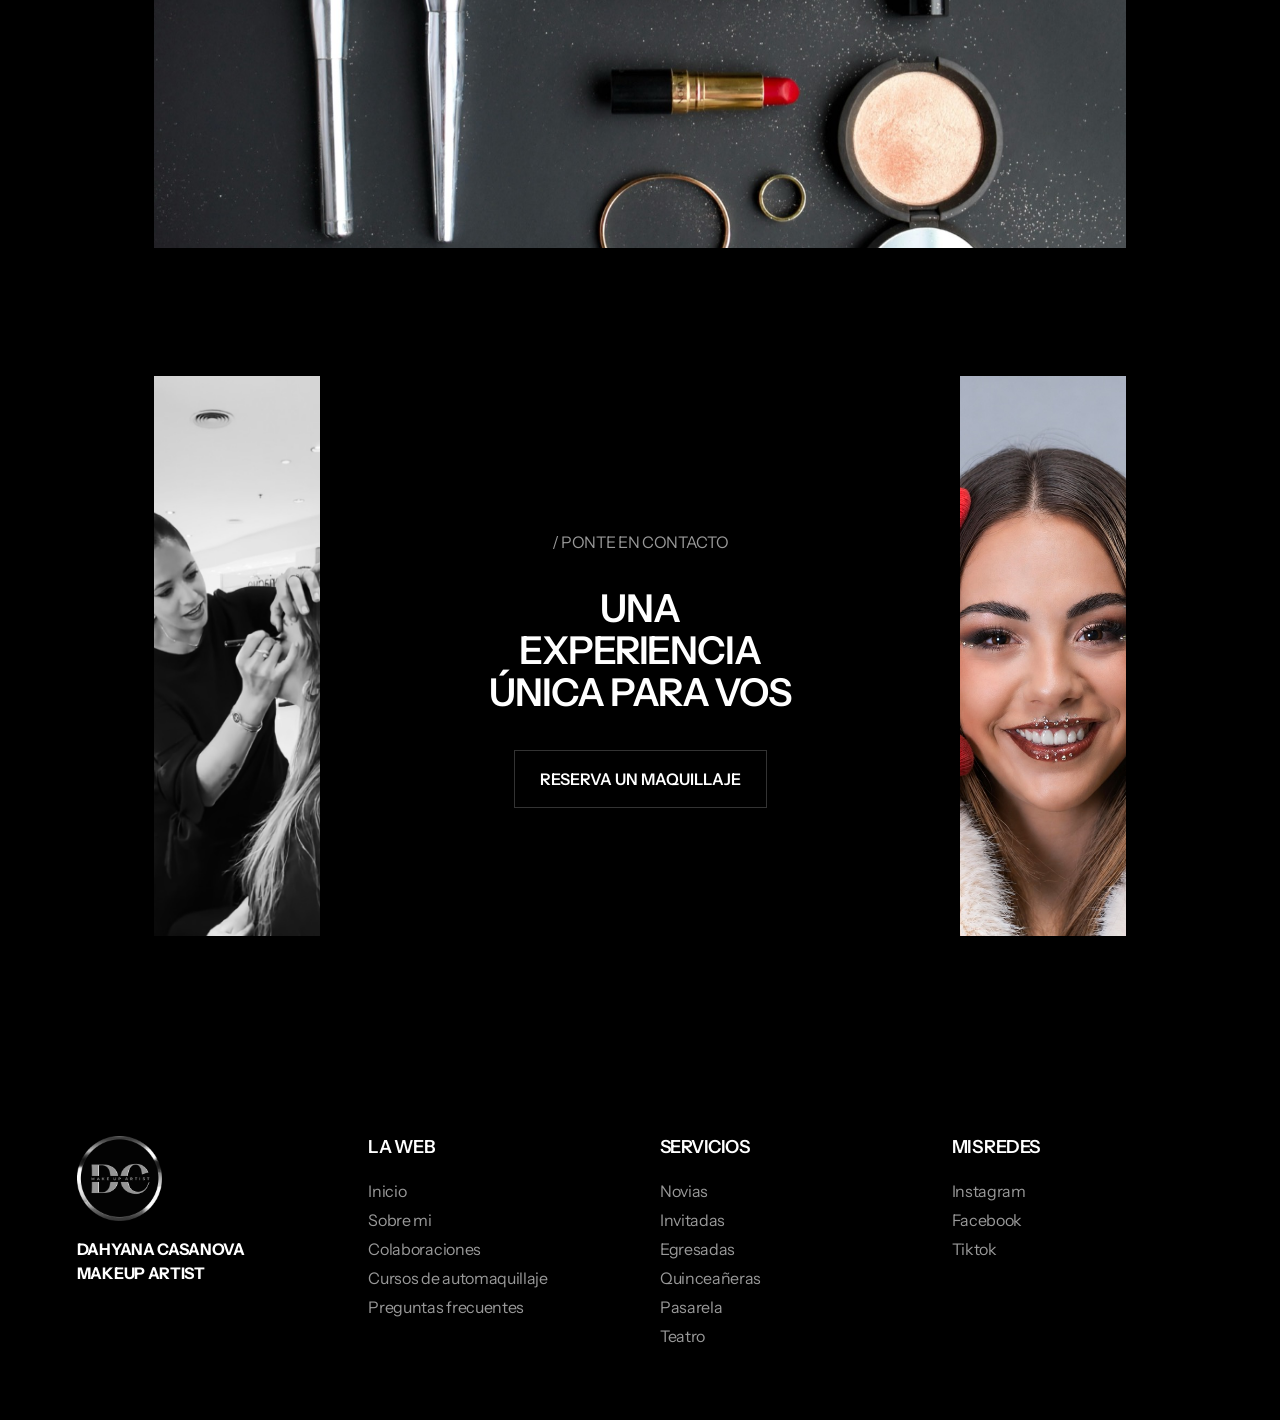
<file: sobre-mi.html>
<!DOCTYPE html>
<html lang="es">
  <head>
    <meta charset="UTF-8" />
    <meta name="viewport" content="width=device-width, initial-scale=1" />
    <title>Sobre mí | Dahyana Casanova — Makeup Artist en Córdoba</title>
    <meta name="description" content="Conocé a Dahyana Casanova, maquilladora profesional en Córdoba Capital especializada en novias, eventos sociales y moda." />
    <meta name="keywords" content="Dahyana Casanova, Maquilladora profesional en Córdoba capital, Maquillaje para novias, egresadas y quinceañeras, Cursos de automaquillaje en Córdoba, Makeup artist Córdoba" />
    <meta name="author" content="Dahyana Casanova" />
    <meta name="geo.region" content="AR-X" />
    <meta name="geo.placename" content="Córdoba Capital" />
    <link rel="canonical" href="https://dahyana-casanova.vercel.app/sobre-mi.html" />
    <meta property="og:locale" content="es_AR" />
    <meta property="og:type" content="website" />
    <meta property="og:site_name" content="Dahyana Casanova — Makeup Artist" />
    <meta property="og:title" content="Sobre mí | Dahyana Casanova — Makeup Artist en Córdoba" />
    <meta property="og:description" content="Conocé a Dahyana Casanova, maquilladora profesional en Córdoba Capital especializada en novias, eventos sociales y moda." />
    <meta property="og:url" content="https://dahyana-casanova.vercel.app/sobre-mi.html" />
    <meta property="og:image" content="https://dahyana-casanova.vercel.app/assets/about-a.jpg" />
    <meta property="og:image:alt" content="Dahyana Casanova Makeup Artist" />
    <meta name="twitter:card" content="summary_large_image" />
    <meta name="twitter:title" content="Sobre mí | Dahyana Casanova — Makeup Artist en Córdoba" />
    <meta name="twitter:description" content="Conocé a Dahyana Casanova, maquilladora profesional en Córdoba Capital especializada en novias, eventos sociales y moda." />
    <meta name="twitter:image" content="https://dahyana-casanova.vercel.app/assets/about-a.jpg" />
    <link rel="preconnect" href="https://fonts.googleapis.com" />
    <link rel="preconnect" href="https://fonts.gstatic.com" crossorigin />
    <link
      href="https://fonts.googleapis.com/css2?family=Instrument+Sans:wght@400;600;700&family=Raleway:wght@800&display=swap"
      rel="stylesheet"
    />
    <link rel="stylesheet" href="styles.css" />
  </head>
  <body>
    <header class="nav">
      <a class="logo" href="index.html" aria-label="Dahyana Casanova, inicio">
        <img src="assets/logo.png" alt="" width="88" height="88" />
      </a>
      <button class="menu-toggle" type="button" aria-expanded="false" aria-controls="site-menu">
        <span class="menu-toggle-lines" aria-hidden="true"></span>
        <span class="menu-close-label" aria-hidden="true">Cerrar</span>
        <span class="visually-hidden">Abrir menú</span>
      </button>
      <nav class="menu" id="site-menu">
        <a href="index.html">Inicio</a>
        <a href="sobre-mi.html" aria-current="page">Sobre mi</a>
        <a href="servicios.html">Servicios</a>
        <a href="curso.html">Curso de automaquillaje</a>
        <a class="reserve" href="https://wa.me/message/RSBGUTGIJ33GP1" target="_blank" rel="noopener noreferrer">Reservar tu maquillaje</a>
      </nav>
    </header>

    <main class="page">
      <header class="page-hero">
        <h1 class="page-title">Sobre mi</h1>
        <div class="hero-pair">
          <figure>
            <img src="assets/about-b.jpg" alt="Dahyana maquillando a una clienta" />
          </figure>
          <figure>
            <img src="assets/about-a.jpg" alt="Detalle de maquillaje en proceso" />
          </figure>
        </div>
      </header>

      <section class="story">
        <figure class="story-photo">
          <img src="assets/cta-left.jpg" alt="Retrato en blanco y negro" />
        </figure>
        <div class="story-copy">
          <p>
            Cuento con más de 10 años de experiencia en el rubro; trabajé en MAC Cosmetics; siguiendo por Dior y Lancôme; todas marcas de alto prestigio.
          </p>
          <p>
            Me capacito constantemente en academias y con maquilladores de gran renombre; incorporando nuevas técnicas y tendencias.
          </p>
          <div class="chips">
            <p>Qué esperar de mi</p>
            <ul>
              <li>Puntualidad</li>
              <li>Profesionalismo</li>
              <li>Productos de excelencia</li>
              <li>Atención personalizada</li>
              <li>Un look que potencie tu belleza natural</li>
            </ul>
          </div>
        </div>
      </section>

      <section class="brands">
        <p class="eyebrow">/ Mi experiencia</p>
        <h2>Más que maquillaje.</h2>
        <p class="lede">
          Se trata de cómo te sentís, de resaltar tu esencia y de acompañarte en esos momentos que merecen ser inolvidables.
        </p>
        <figure class="story-photo" style="height: 420px; margin: 48px auto; max-width: 1100px">
          <img src="assets/products.jpg" alt="Pinceles y productos de maquillaje" />
        </figure>
      </section>

      <section class="split contact">
        <figure class="split-photo split-photo-left">
          <img src="assets/cta-left.jpg" alt="" />
        </figure>
        <div class="split-copy">
          <p class="eyebrow">/ Ponte en contacto</p>
          <h2 class="display">Una experiencia<br />única para vos</h2>
          <a class="outline ghost" href="https://wa.me/message/RSBGUTGIJ33GP1" target="_blank" rel="noopener noreferrer">Reserva un maquillaje</a>
        </div>
        <figure class="split-photo split-photo-right">
          <img src="assets/cta-right.jpg" alt="" />
        </figure>
      </section>
    </main>

    <footer class="footer">
      <div class="brand-lockup">
        <img src="assets/logo-footer.png" alt="" width="85" height="85" />
        <p>Dahyana Casanova<br />Makeup artist</p>
      </div>
      <nav>
        <h2>La web</h2>
        <a href="index.html">Inicio</a>
        <a href="sobre-mi.html">Sobre mi</a>
        <a href="colaboraciones.html">Colaboraciones</a>
        <a href="curso.html">Cursos de automaquillaje</a>
        <a href="preguntas.html">Preguntas frecuentes</a>
      </nav>
      <nav>
        <h2>Servicios</h2>
        <a href="novias.html">Novias</a>
        <a href="invitadas.html">Invitadas</a>
        <a href="egresadas.html">Egresadas</a>
        <a href="quinceaneras.html">Quinceañeras</a>
        <a href="pasarela.html">Pasarela</a>
        <a href="teatro.html">Teatro</a>
      </nav>
      <nav>
        <h2>Mis redes</h2>
        <a href="https://www.instagram.com/dc.makupartist" target="_blank" rel="noreferrer">Instagram</a>
        <a href="https://www.facebook.com/share/1CUJH6Q4Ke/?mibextid=wwXIfr" target="_blank" rel="noreferrer">Facebook</a>
        <a href="https://www.tiktok.com/@dc.makupartist?_r=1&_t=ZS-9BXdEngpCKb" target="_blank" rel="noreferrer">Tiktok</a>
      </nav>
    </footer>
    <script src="main.js"></script>
  </body>
</html>
</file>
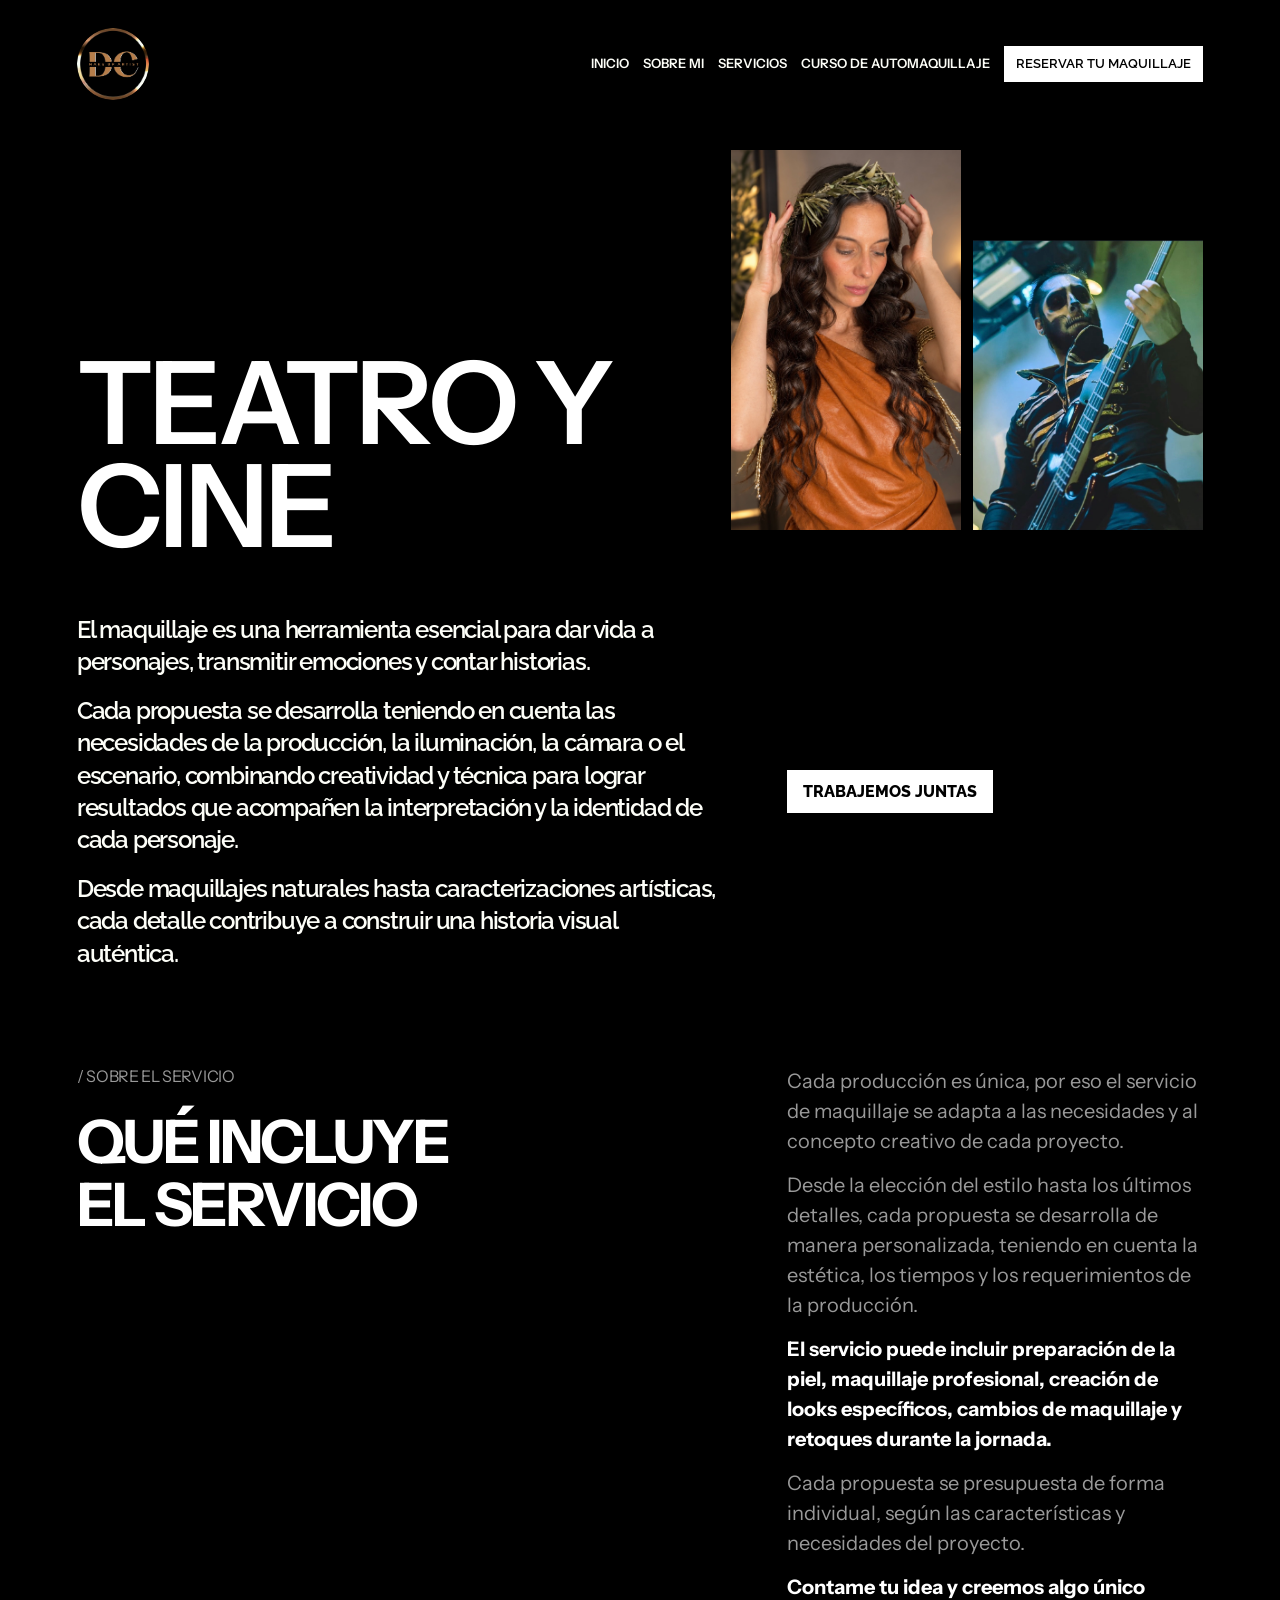
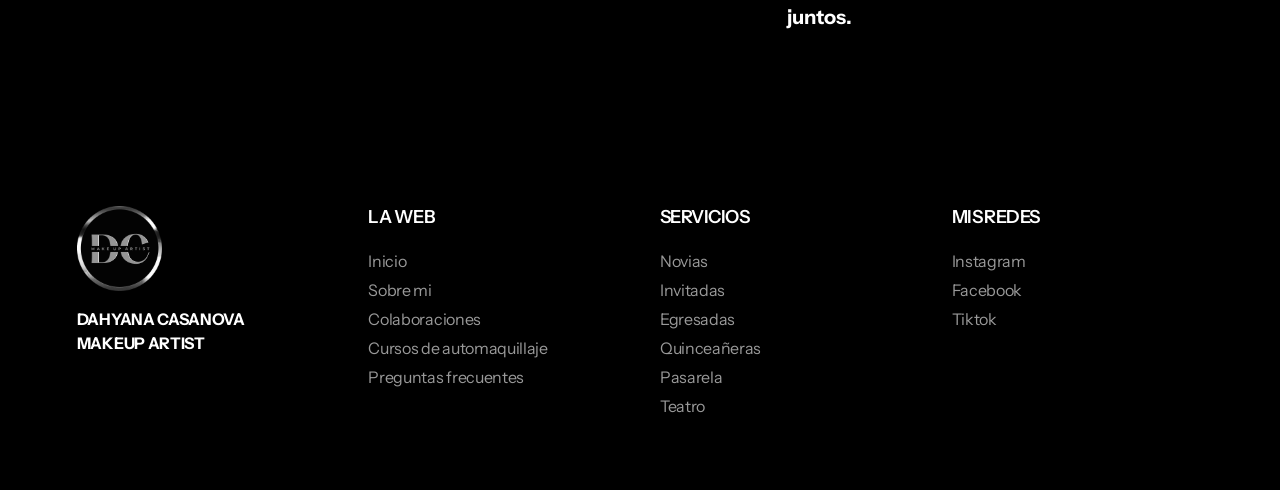
<file: teatro.html>
<!DOCTYPE html>
<html lang="es">
  <head>
    <meta charset="UTF-8" />
    <meta name="viewport" content="width=device-width, initial-scale=1" />
    <title>Maquillaje para teatro y cine | Dahyana Casanova Córdoba</title>
    <meta name="description" content="Maquillaje para teatro y cine en Córdoba Capital. Looks adaptados a cada producción con Dahyana Casanova." />
    <meta name="keywords" content="Dahyana Casanova, Maquilladora profesional en Córdoba capital, Maquillaje para novias, egresadas y quinceañeras, Cursos de automaquillaje en Córdoba, Makeup artist Córdoba" />
    <meta name="author" content="Dahyana Casanova" />
    <meta name="geo.region" content="AR-X" />
    <meta name="geo.placename" content="Córdoba Capital" />
    <link rel="canonical" href="https://dahyana-casanova.vercel.app/teatro.html" />
    <meta property="og:locale" content="es_AR" />
    <meta property="og:type" content="website" />
    <meta property="og:site_name" content="Dahyana Casanova — Makeup Artist" />
    <meta property="og:title" content="Maquillaje para teatro y cine | Dahyana Casanova Córdoba" />
    <meta property="og:description" content="Maquillaje para teatro y cine en Córdoba Capital. Looks adaptados a cada producción con Dahyana Casanova." />
    <meta property="og:url" content="https://dahyana-casanova.vercel.app/teatro.html" />
    <meta property="og:image" content="https://dahyana-casanova.vercel.app/assets/teat-hero-a.jpg" />
    <meta property="og:image:alt" content="Dahyana Casanova Makeup Artist" />
    <meta name="twitter:card" content="summary_large_image" />
    <meta name="twitter:title" content="Maquillaje para teatro y cine | Dahyana Casanova Córdoba" />
    <meta name="twitter:description" content="Maquillaje para teatro y cine en Córdoba Capital. Looks adaptados a cada producción con Dahyana Casanova." />
    <meta name="twitter:image" content="https://dahyana-casanova.vercel.app/assets/teat-hero-a.jpg" />
    <link rel="preconnect" href="https://fonts.googleapis.com" />
    <link rel="preconnect" href="https://fonts.gstatic.com" crossorigin />
    <link href="https://fonts.googleapis.com/css2?family=Instrument+Sans:wght@400;600;700&family=Raleway:wght@600;800&display=swap" rel="stylesheet" />
    <link rel="stylesheet" href="styles.css" />
  </head>
  <body>
    <header class="nav">
      <a class="logo" href="index.html" aria-label="Dahyana Casanova, inicio">
        <img src="assets/logo.png" alt="" width="88" height="88" />
      </a>
      <button class="menu-toggle" type="button" aria-expanded="false" aria-controls="site-menu">
        <span class="menu-toggle-lines" aria-hidden="true"></span>
        <span class="menu-close-label" aria-hidden="true">Cerrar</span>
        <span class="visually-hidden">Abrir menú</span>
      </button>
      <nav class="menu" id="site-menu">
        <a href="index.html">Inicio</a>
        <a href="sobre-mi.html">Sobre mi</a>
        <a href="servicios.html">Servicios</a>
        <a href="curso.html">Curso de automaquillaje</a>
        <a class="reserve" href="https://wa.me/message/RSBGUTGIJ33GP1" target="_blank" rel="noopener noreferrer">Reservar tu maquillaje</a>
      </nav>
    </header>
    <main class="page">
      <header class="novia-top">
        <h1 class="page-title">Teatro y<br />cine</h1>
        <div class="novia-photos">
          <figure><img src="assets/teat-hero-a.jpg" alt="Caracterización con corona de laureles" /></figure>
          <figure><img src="assets/teat-hero-b.jpg" alt="Maquillaje de calavera en escenario" /></figure>
        </div>
      </header>
      <section class="novia-intro">
        <div>
          <p class="lead">El maquillaje es una herramienta esencial para dar vida a personajes, transmitir emociones y contar historias.</p>
          <p class="lead">Cada propuesta se desarrolla teniendo en cuenta las necesidades de la producción, la iluminación, la cámara o el escenario, combinando creatividad y técnica para lograr resultados que acompañen la interpretación y la identidad de cada personaje.</p>
          <p class="lead">Desde maquillajes naturales hasta caracterizaciones artísticas, cada detalle contribuye a construir una historia visual auténtica.</p>
        </div>
        <a class="solid" href="https://wa.me/message/RSBGUTGIJ33GP1" target="_blank" rel="noopener noreferrer">Trabajemos juntas</a>
      </section>
      <section class="include">
        <div>
          <p class="kicker">/ Sobre el servicio</p>
          <h2>Qué incluye<br />el servicio</h2>
        </div>
        <div class="copy">
          <p>Cada producción es única, por eso el servicio de maquillaje se adapta a las necesidades y al concepto creativo de cada proyecto.</p>
          <p>Desde la elección del estilo hasta los últimos detalles, cada propuesta se desarrolla de manera personalizada, teniendo en cuenta la estética, los tiempos y los requerimientos de la producción.</p>
          <p><strong>El servicio puede incluir preparación de la piel, maquillaje profesional, creación de looks específicos, cambios de maquillaje y retoques durante la jornada.</strong></p>
          <p>Cada propuesta se presupuesta de forma individual, según las características y necesidades del proyecto.</p>
          <p><strong>Contame tu idea y creemos algo único juntos.</strong></p>
        </div>
      </section>
    </main>
    <footer class="footer">
      <div class="brand-lockup">
        <img src="assets/logo-footer.png" alt="" width="85" height="85" />
        <p>Dahyana Casanova<br />Makeup artist</p>
      </div>
      <nav>
        <h2>La web</h2>
        <a href="index.html">Inicio</a>
        <a href="sobre-mi.html">Sobre mi</a>
        <a href="colaboraciones.html">Colaboraciones</a>
        <a href="curso.html">Cursos de automaquillaje</a>
        <a href="preguntas.html">Preguntas frecuentes</a>
      </nav>
      <nav>
        <h2>Servicios</h2>
        <a href="novias.html">Novias</a>
        <a href="invitadas.html">Invitadas</a>
        <a href="egresadas.html">Egresadas</a>
        <a href="quinceaneras.html">Quinceañeras</a>
        <a href="pasarela.html">Pasarela</a>
        <a href="teatro.html" aria-current="page">Teatro</a>
      </nav>
      <nav>
        <h2>Mis redes</h2>
        <a href="https://www.instagram.com/dc.makupartist" target="_blank" rel="noreferrer">Instagram</a>
        <a href="https://www.facebook.com/share/1CUJH6Q4Ke/?mibextid=wwXIfr" target="_blank" rel="noreferrer">Facebook</a>
        <a href="https://www.tiktok.com/@dc.makupartist?_r=1&_t=ZS-9BXdEngpCKb" target="_blank" rel="noreferrer">Tiktok</a>
      </nav>
    </footer>
    <script src="main.js"></script>
  </body>
</html>
</file>
<file: styles.css>
:root {
  --bg: #000;
  --text: #fff;
  --muted: #999;
  --cream: #fdfef8;
  --gold: #b7814f;
  --pad: clamp(20px, 6vw, 156px);
  --ease: cubic-bezier(0.22, 0.61, 0.36, 1);
}

* {
  box-sizing: border-box;
}

html {
  scroll-behavior: smooth;
}

body {
  margin: 0;
  background: var(--bg);
  color: var(--text);
  font-family: "Instrument Sans", sans-serif;
  font-weight: 400;
}

img {
  display: block;
  max-width: 100%;
}

a {
  color: inherit;
  text-decoration: none;
}

button,
a {
  font: inherit;
}

.visually-hidden {
  position: absolute;
  width: 1px;
  height: 1px;
  padding: 0;
  margin: -1px;
  overflow: hidden;
  clip: rect(0, 0, 0, 0);
  border: 0;
}

.nav {
  position: fixed;
  z-index: 20;
  top: 0;
  left: 0;
  right: 0;
  display: flex;
  align-items: center;
  justify-content: space-between;
  padding: 28px var(--pad) 12px;
  background: linear-gradient(#000 30%, transparent);
}

.logo img {
  width: 72px;
  height: 72px;
  object-fit: cover;
  border-radius: 50%;
}

.menu {
  display: flex;
  align-items: center;
  gap: 30px;
}

.menu a {
  color: var(--cream);
  font-size: 16px;
  font-weight: 600;
  line-height: 1.2;
  letter-spacing: 0;
  text-transform: uppercase;
}

.reserve {
  background: #fff;
  color: #000 !important;
  font-family: Raleway, sans-serif;
  font-weight: 800;
  padding: 10px 12px;
}

.menu-toggle {
  display: none;
  width: 44px;
  height: 44px;
  border: 0;
  background: transparent;
  color: #fff;
  cursor: pointer;
}

.menu-toggle-lines,
.menu-toggle-lines::before,
.menu-toggle-lines::after {
  display: block;
  width: 22px;
  height: 1.5px;
  background: #fff;
  position: relative;
}

.menu-toggle-lines::before,
.menu-toggle-lines::after {
  content: "";
  position: absolute;
  left: 0;
}

.menu-toggle-lines::before {
  top: -7px;
}

.menu-toggle-lines::after {
  top: 7px;
}

.hero {
  padding: 168px var(--pad) 0;
}

.hero-name,
.hero-title > p:first-child {
  margin: 0;
  font-size: clamp(64px, 10vw, 150px);
  font-weight: 600;
  line-height: 0.9;
  letter-spacing: -0.02em;
  text-align: center;
  text-transform: uppercase;
}

.line {
  display: block;
  overflow: hidden;
}

.line > span {
  display: block;
  transform: translateY(110%);
  animation: rise 1.1s var(--ease) forwards;
}

.hero-name .line:nth-child(2) > span,
.hero-title .line:nth-child(2) > span {
  animation-delay: 0.12s;
}

.hero-stage {
  position: relative;
  max-width: 1200px;
  height: clamp(380px, 44vw, 540px);
  margin: 12px auto 0;
}

.portrait {
  position: relative;
  margin: 0;
  overflow: hidden;
}

.portrait img {
  position: absolute;
  max-width: none;
}

.portrait-left {
  position: absolute;
  left: 0;
  top: 24%;
  width: 35%;
  aspect-ratio: 420 / 392;
}

.portrait-left img {
  width: 406.99%;
  height: 581.93%;
  left: -239.13%;
  top: -101.85%;
}

.portrait-right {
  position: absolute;
  right: 0;
  top: 0;
  width: 30%;
  aspect-ratio: 360 / 418;
}

.portrait-right img {
  width: 210%;
  height: 210%;
  left: -52%;
  top: -6%;
  object-fit: cover;
}

.hero-title {
  position: absolute;
  z-index: 2;
  left: 50%;
  top: 42%;
  width: min(860px, 86%);
  margin: 0;
  transform: translate(-50%, -20%);
  text-align: center;
}

.eyebrow {
  margin: 28px 0 0;
  color: var(--muted);
  font-size: 16px;
  letter-spacing: -0.32px;
  text-transform: uppercase;
}

.eyebrow.center,
.lede,
.brands h2,
.split-copy,
.section-heading .eyebrow {
  text-align: inherit;
}

.reel {
  display: flex;
  justify-content: center;
  padding: 92px var(--pad) 40px;
}

.reel-frame {
  position: relative;
  width: min(557px, 100%);
  aspect-ratio: 557 / 1099;
  background: #000;
  overflow: hidden;
}

.reel-frame iframe {
  position: absolute;
  top: 0;
  left: 0;
  width: 100%;
  height: 128%;
  border: 0;
}

.reel-frame.is-playing::after {
  content: "";
  position: absolute;
  inset: 0;
  background: linear-gradient(100deg, transparent 20%, rgba(255, 255, 255, 0.28), transparent 80%);
  transform: translateX(-120%);
  animation: sheen 1.6s var(--ease);
}

.play {
  width: 48px;
  height: 48px;
  padding: 0;
  border: 0;
  background: transparent;
  cursor: pointer;
  transition: transform 0.5s var(--ease);
}

.play:hover,
.play[aria-pressed="true"] {
  transform: scale(1.12);
}

.works {
  position: relative;
  padding: 120px var(--pad) 80px;
  overflow: hidden;
}

.section-heading h2,
.brands h2,
.display {
  margin: 4px 0 0;
  font-size: clamp(42px, 5vw, 60px);
  font-weight: 600;
  line-height: 1.05;
  letter-spacing: -0.04em;
  text-transform: uppercase;
}

.brands h2,
.display {
  font-size: clamp(48px, 6.4vw, 80px);
  letter-spacing: -0.04em;
  text-align: center;
}

.work-grid {
  display: grid;
  grid-template-columns: 1fr 1fr;
  gap: 22px;
  margin-top: 72px;
  position: relative;
}

.work {
  margin: 0;
  overflow: hidden;
  aspect-ratio: 615 / 1094;
  background: #111;
}

.work img {
  width: 100%;
  height: 100%;
  object-fit: cover;
  transform: scale(1.14);
  transition: transform 1.15s var(--ease);
}

.work.is-in img {
  transform: scale(1);
}

.work:hover img {
  transform: scale(1.06);
}

.split {
  position: relative;
  display: grid;
  grid-template-columns: 1fr minmax(280px, 640px) 1fr;
  align-items: center;
  min-height: 560px;
  margin: 40px var(--pad);
  overflow: hidden;
}

.split-photo {
  margin: 0;
  height: 100%;
  min-height: 520px;
  overflow: hidden;
}

.split-photo img {
  width: 100%;
  height: 130%;
  object-fit: cover;
  object-position: center 20%;
}

.split-copy {
  position: relative;
  z-index: 1;
  display: flex;
  flex-direction: column;
  align-items: center;
  gap: 36px;
  padding: 48px 28px;
  text-align: center;
}

.split-copy h2 {
  margin: 0;
  max-width: 12ch;
  font-size: clamp(28px, 3vw, 40px);
  font-weight: 600;
  line-height: 1.1;
  letter-spacing: -0.03em;
  text-transform: uppercase;
}

.display {
  max-width: none;
}

.outline {
  display: inline-flex;
  align-items: center;
  justify-content: center;
  min-width: 220px;
  padding: 18px 25px;
  border: 1px solid #fff;
  color: #fff;
  font-size: 16px;
  font-weight: 600;
  letter-spacing: 0;
  text-transform: uppercase;
  background: transparent;
  transition: background 0.45s var(--ease), color 0.45s var(--ease);
}

.outline:hover,
.menu a.reserve:hover {
  background: #fff;
  color: #000;
}

.ghost {
  border-color: rgba(255, 255, 255, 0.2);
}

.brands {
  padding: 80px var(--pad) 40px;
  text-align: center;
}

.lede {
  max-width: 840px;
  margin: 22px auto 0;
  font-size: 20px;
  line-height: 1.5;
  letter-spacing: -0.4px;
}

.brand-grid {
  list-style: none;
  display: grid;
  grid-template-columns: repeat(4, 1fr);
  gap: 72px 40px;
  align-items: center;
  justify-items: center;
  max-width: 1146px;
  margin: 72px auto 0;
  padding: 0;
}

.brand-grid img {
  width: auto;
  max-width: 210px;
  height: 34px;
  object-fit: contain;
  opacity: 0.88;
}

.natura-crop {
  display: block;
  width: 151px;
  height: 40px;
  overflow: hidden;
}

.natura-crop img {
  width: 151px;
  height: auto;
  max-width: none;
  opacity: 1;
  transform: translateY(-62%);
}

.brand-dior {
  height: 38px;
}

.brand-mac {
  height: 20px;
}

.brand-givenchy {
  height: 22px;
  max-width: 231px;
}

.footer {
  display: grid;
  grid-template-columns: repeat(4, 1fr);
  gap: 40px;
  padding: 80px var(--pad) 72px;
}

.brand-lockup img {
  width: 85px;
  height: 85px;
  object-fit: cover;
  mix-blend-mode: screen;
}

.brand-lockup p,
.footer a {
  color: var(--muted);
  font-size: 16px;
  line-height: 1.5;
  letter-spacing: -0.32px;
}

.brand-lockup p {
  color: #fff;
  font-weight: 700;
  text-transform: uppercase;
}

.footer h2 {
  margin: 0 0 16px;
  font-size: 18px;
  font-weight: 600;
  letter-spacing: -0.54px;
  text-transform: uppercase;
}

.footer nav {
  display: flex;
  flex-direction: column;
  gap: 5px;
}

.footer a {
  width: fit-content;
  transition: color 0.35s var(--ease);
}

.footer a:hover,
.menu a:hover {
  color: #fff;
}

.reveal {
  opacity: 0;
  transform: translateY(48px);
  transition: opacity 0.9s var(--ease), transform 0.9s var(--ease);
}

.work.reveal {
  transform: translateY(64px);
  clip-path: inset(12% 0 0 0);
}

.reveal.is-in {
  opacity: 1;
  transform: none;
  clip-path: inset(0 0 0 0);
}

.work.reveal:nth-child(even) {
  transition-delay: 0.12s;
}

@keyframes rise {
  to {
    transform: none;
  }
}

@keyframes settle {
  to {
    transform: scale(1);
  }
}

@keyframes sheen {
  to {
    transform: translateX(120%);
  }
}

@media (max-width: 980px) {
  .logo,
  .menu-toggle {
    position: relative;
    z-index: 3;
  }

  .menu-close-label {
    display: none;
    margin-left: 10px;
    color: #fff;
    font-size: 14px;
    font-weight: 600;
    letter-spacing: 0.04em;
    text-transform: uppercase;
  }

  .menu-toggle {
    display: flex;
    align-items: center;
    justify-content: center;
    width: auto;
  }

  .menu-toggle[aria-expanded="true"] .menu-close-label {
    display: block;
  }

  .menu-toggle[aria-expanded="true"] .menu-toggle-lines {
    background: transparent;
  }

  .menu-toggle[aria-expanded="true"] .menu-toggle-lines::before,
  .menu-toggle[aria-expanded="true"] .menu-toggle-lines::after {
    top: 0;
  }

  .menu-toggle[aria-expanded="true"] .menu-toggle-lines::before {
    transform: rotate(45deg);
  }

  .menu-toggle[aria-expanded="true"] .menu-toggle-lines::after {
    transform: rotate(-45deg);
  }

  .menu {
    position: fixed;
    inset: 0;
    flex-direction: column;
    justify-content: center;
    gap: 28px;
    z-index: 1;
    background: rgba(0, 0, 0, 0.96);
    padding-top: 110px;
    transform: translateY(-8px);
    opacity: 0;
    visibility: hidden;
    pointer-events: none;
    transition: opacity 0.45s var(--ease), transform 0.45s var(--ease), visibility 0.45s;
  }

  .menu.is-open {
    opacity: 1;
    visibility: visible;
    transform: none;
    pointer-events: auto;
  }

  .split,
  .footer,
  .brand-grid {
    grid-template-columns: 1fr 1fr;
  }

  .split {
    min-height: 0;
    margin-inline: 20px;
  }

  .split-copy {
    grid-column: 1 / -1;
    grid-row: 1;
  }

  .footer {
    grid-template-columns: 1fr 1fr;
  }
}

@media (max-width: 680px) {
  .hero {
    padding-top: 128px;
  }

  .hero-name,
  .hero-title > p:first-child {
    font-size: 52px;
  }

  .hero-stage {
    height: auto;
    display: flex;
    flex-direction: column;
    gap: 18px;
  }

  .portrait-left,
  .portrait-right,
  .hero-title {
    position: relative;
    top: auto;
    left: auto;
    right: auto;
    width: 100%;
    transform: none;
  }

  .hero-title {
    order: -1;
  }

  .work-grid,
  .brand-grid,
  .footer {
    grid-template-columns: 1fr;
  }

  .split-photo {
    display: none;
  }

  .reel-frame {
    aspect-ratio: 3 / 4;
  }
}

@media (max-width: 1280px) and (min-width: 981px) {
  .menu {
    gap: 14px;
  }

  .menu a {
    font-size: 13px;
  }
}

.page {
  padding: 150px var(--pad) 80px;
}

.page-title {
  margin: 0;
  font-size: clamp(64px, 9vw, 120px);
  font-weight: 600;
  line-height: 0.9;
  letter-spacing: -0.03em;
  text-transform: uppercase;
}

.page-hero {
  display: grid;
  grid-template-columns: 1.4fr 0.8fr;
  gap: 28px;
  align-items: end;
  margin-bottom: 72px;
}

.hero-pair {
  display: grid;
  grid-template-columns: 1fr 1fr;
  gap: 12px;
  align-items: end;
}

.hero-pair img,
.story-photo img,
.level img,
.service-card img,
.editorial img {
  width: 100%;
  height: 100%;
  object-fit: cover;
}

.hero-pair figure,
.story-photo,
.level figure,
.service-card figure,
.editorial figure {
  margin: 0;
  overflow: hidden;
}

.hero-pair figure:first-child {
  height: 280px;
}

.hero-pair figure:last-child {
  height: 340px;
}

.story {
  display: grid;
  grid-template-columns: 360px 1fr;
  gap: 48px;
  align-items: start;
}

.story-photo {
  height: 520px;
}

.story-copy p {
  margin: 0 0 18px;
  color: var(--muted);
  font-size: 20px;
  line-height: 1.5;
  letter-spacing: -0.4px;
}

.chips {
  display: flex;
  flex-wrap: wrap;
  gap: 8px;
  margin-top: 28px;
  padding-top: 24px;
  border-top: 1px solid #fff;
}

.chips p {
  margin: 0 0 8px;
  width: 100%;
  color: #fff;
  font-size: 12px;
  letter-spacing: 0.16em;
  text-transform: uppercase;
}

.chips li {
  list-style: none;
}

.chips ul {
  display: flex;
  flex-wrap: wrap;
  gap: 8px;
  margin: 0;
  padding: 0;
}

.chips li {
  border: 1px solid #fff;
  padding: 6px 12px;
  color: #fff;
  font-size: 14px;
}

.levels {
  display: grid;
  grid-template-columns: 1fr 1fr;
  gap: 28px;
  margin-top: 48px;
}

.level figure {
  aspect-ratio: 4 / 5;
}

.level h3,
.service-card h3,
.faq h3 {
  margin: 16px 0 8px;
  font-size: 18px;
  letter-spacing: -0.03em;
  text-transform: uppercase;
}

.level p,
.level li,
.faq p {
  color: var(--muted);
  font-size: 16px;
  line-height: 1.5;
}

.level ul {
  margin: 12px 0 0;
  padding-left: 18px;
}

.service-grid {
  display: grid;
  grid-template-columns: repeat(3, 1fr);
  gap: 18px;
}

.service-card {
  position: relative;
  display: block;
  color: inherit;
}

.service-card figure {
  position: relative;
  aspect-ratio: 3 / 4;
}

.service-card figure::after {
  content: "";
  position: absolute;
  inset: 0;
  background: linear-gradient(to bottom, transparent 55%, rgba(0, 0, 0, 0.55));
}

.service-card h3 {
  position: absolute;
  left: 22px;
  bottom: 18px;
  z-index: 1;
  margin: 0;
}

.service-card img.pos-top {
  object-position: center 18%;
}

.service-collab {
  display: grid;
  grid-template-columns: 1fr minmax(240px, 380px);
  gap: 40px;
  align-items: end;
  margin-top: 100px;
}

.service-collab h2 {
  margin: 0 0 12px;
  font-size: clamp(40px, 5vw, 60px);
  line-height: 1.05;
  letter-spacing: -0.04em;
  text-transform: uppercase;
}

.service-collab p {
  margin: 0 0 28px;
  color: #999;
  font-size: 20px;
}

.service-collab figure {
  margin: 0;
  height: 500px;
  overflow: hidden;
}

.service-collab img {
  width: 100%;
  height: 100%;
  object-fit: cover;
  object-position: center 20%;
}

.editorial {
  display: grid;
  grid-template-columns: 1fr 1fr;
  gap: 16px;
}

.editorial .wide {
  grid-column: 1 / -1;
  max-height: 720px;
}

.faq details {
  border-top: 1px solid rgba(255, 255, 255, 0.2);
  padding: 22px 0;
}

.faq details:last-child {
  border-bottom: 1px solid rgba(255, 255, 255, 0.2);
}

.faq summary {
  cursor: pointer;
  font-size: clamp(22px, 3vw, 32px);
  font-weight: 600;
  letter-spacing: -0.03em;
  text-transform: uppercase;
}

.faq details p {
  max-width: 720px;
  margin: 14px 0 0;
}

.note {
  margin-top: 18px;
  color: #fff;
  font-weight: 600;
}

.bleed-hero {
  margin: 0;
  height: clamp(460px, 62vw, 780px);
  overflow: hidden;
}

.bleed-hero img {
  width: 100%;
  height: 100%;
  object-fit: cover;
  object-position: center 22%;
}

.page-follow {
  padding-top: 48px;
}

.head-row {
  display: flex;
  justify-content: space-between;
  align-items: flex-end;
  gap: 24px;
  container-type: inline-size;
  min-width: 0;
}

.head-row .page-title {
  min-width: 0;
  max-width: 100%;
  font-size: clamp(28px, 9vw, 96px);
}

@supports (font-size: 1cqi) {
  .head-row .page-title {
    font-size: clamp(28px, 10.4cqi, 96px);
  }
}

.head-row .mark,
.novia-photos .mark {
  width: 110px;
  height: 110px;
  object-fit: contain;
  mix-blend-mode: screen;
}

.editorial-copy {
  max-width: 760px;
  margin: 36px 0 72px;
  color: #fdfef8;
  font-family: Raleway, sans-serif;
  font-weight: 600;
  font-size: clamp(18px, 2vw, 24px);
  line-height: 1.35;
  letter-spacing: -0.04em;
}

.editorial-copy p {
  margin: 0 0 16px;
}

.kicker {
  margin: 0 0 24px;
  color: #999;
  font-size: 16px;
  letter-spacing: -0.02em;
  text-transform: uppercase;
}

.editorial figure.portrait {
  aspect-ratio: 2 / 3;
}

.editorial figure.full {
  max-height: none;
}

.editorial figure.full img {
  height: auto;
}

.project-band {
  display: grid;
  grid-template-columns: 0.75fr 1.1fr 0.75fr;
  gap: 18px;
  align-items: stretch;
  min-height: 560px;
  margin-top: 80px;
}

.project-band figure {
  margin: 0;
  min-height: 460px;
  overflow: hidden;
}

.project-band img {
  width: 100%;
  height: 100%;
  object-fit: cover;
}

.project-band div {
  display: flex;
  flex-direction: column;
  align-items: center;
  justify-content: center;
  text-align: center;
  padding: 24px 12px;
}

.project-band h2 {
  margin: 0 0 16px;
  font-size: clamp(32px, 4vw, 40px);
  letter-spacing: -0.03em;
  text-transform: uppercase;
}

.project-band p {
  max-width: 360px;
  margin: 0 0 28px;
  color: #999;
  letter-spacing: -0.02em;
  text-transform: uppercase;
}

.novia-top {
  display: grid;
  grid-template-columns: minmax(0, 1fr) auto;
  align-items: end;
  gap: 20px;
}

.novia-photos {
  position: relative;
  display: flex;
  align-items: flex-end;
  gap: 12px;
  padding-bottom: 28px;
}

.novia-photos figure {
  width: min(22vw, 230px);
  margin: 0;
  overflow: hidden;
}

.novia-photos figure:first-child {
  height: 380px;
}

.novia-photos figure:last-of-type {
  height: 290px;
}

.novia-photos figure img {
  width: 100%;
  height: 100%;
  object-fit: cover;
}

.novia-photos .mark {
  position: absolute;
  right: 0;
  bottom: 0;
  width: 96px;
  height: 96px;
}

.novia-intro,
.include {
  display: grid;
  grid-template-columns: 1.35fr 0.85fr;
  gap: 48px;
  align-items: start;
}

.novia-intro {
  margin: 56px 0 80px;
}

.back {
  display: inline-flex;
  margin-bottom: 18px;
  color: #fdfef8;
  font-size: 12px;
  letter-spacing: -0.04em;
}

.novia-intro .lead + .lead {
  margin-top: 16px;
}

.novia-intro > .solid {
  align-self: center;
  justify-self: start;
}

.novia-intro .lead {
  max-width: 640px;
  margin: 0;
  color: #fdfef8;
  font-family: Raleway, sans-serif;
  font-weight: 600;
  font-size: clamp(18px, 2vw, 24px);
  line-height: 1.35;
  letter-spacing: -0.05em;
}

.facts {
  display: grid;
  grid-template-columns: 1fr 1fr;
  gap: 22px 24px;
}

.facts p {
  margin: 0;
}

.facts span {
  display: block;
  margin-bottom: 6px;
  font-size: 12px;
  letter-spacing: -0.04em;
}

.facts strong {
  font-family: Raleway, sans-serif;
  font-size: 20px;
  font-weight: 600;
  letter-spacing: -0.04em;
}

.solid {
  display: inline-flex;
  align-items: center;
  justify-content: center;
  width: fit-content;
  padding: 12px 16px;
  background: #fff;
  color: #000;
  font-family: Raleway, sans-serif;
  font-size: 16px;
  font-weight: 800;
  text-transform: uppercase;
}

.facts .solid {
  grid-column: 1 / -1;
}

.include {
  margin-top: 96px;
}

.include h2 {
  margin: 8px 0 0;
  font-size: clamp(40px, 5vw, 60px);
  line-height: 1.05;
  letter-spacing: -0.04em;
  text-transform: uppercase;
}

.include .copy p {
  margin: 0 0 14px;
  color: #999;
  font-size: 20px;
  line-height: 1.5;
}

.include .copy strong {
  color: #fff;
  font-weight: 700;
}

.accordion {
  display: grid;
  gap: 16px;
  margin-top: 8px;
}

.accordion details {
  padding: 26px 28px;
  background: #151515;
}

.accordion summary {
  display: flex;
  justify-content: space-between;
  gap: 16px;
  font-size: 18px;
  font-weight: 600;
  letter-spacing: -0.03em;
  text-transform: uppercase;
  list-style: none;
  cursor: pointer;
}

.accordion summary::-webkit-details-marker {
  display: none;
}

.accordion summary::after {
  content: "›";
  font-weight: 400;
}

.accordion details[open] summary::after {
  transform: rotate(90deg);
}

.accordion p {
  max-width: 70ch;
  margin: 16px 0 0;
  color: #999;
}

@media (max-width: 800px) {
  .page-hero,
  .story,
  .levels,
  .service-grid,
  .editorial,
  .novia-top,
  .novia-intro,
  .include,
  .project-band,
  .service-collab {
    grid-template-columns: 1fr;
  }

  .service-collab figure {
    height: 420px;
  }

  .novia-photos figure {
    width: 46vw;
    height: 240px;
  }

  .novia-photos figure:first-child,
  .novia-photos figure:last-of-type {
    height: 240px;
  }

  .editorial .wide {
    max-height: none;
  }
}

.cursor-logo {
  position: fixed;
  top: 0;
  left: 0;
  z-index: 80;
  width: 42px;
  height: 42px;
  margin: -21px 0 0 -21px;
  border-radius: 50%;
  pointer-events: none;
  opacity: 0;
  will-change: transform;
}

.cursor-logo img {
  width: 100%;
  height: 100%;
  border-radius: 50%;
  object-fit: cover;
}

@media (prefers-reduced-motion: reduce) {
  *,
  *::before,
  *::after {
    animation: none !important;
    transition: none !important;
  }

  .line > span,
  .reveal,
  .work img {
    transform: none;
    opacity: 1;
    clip-path: none;
  }
}
</file>
